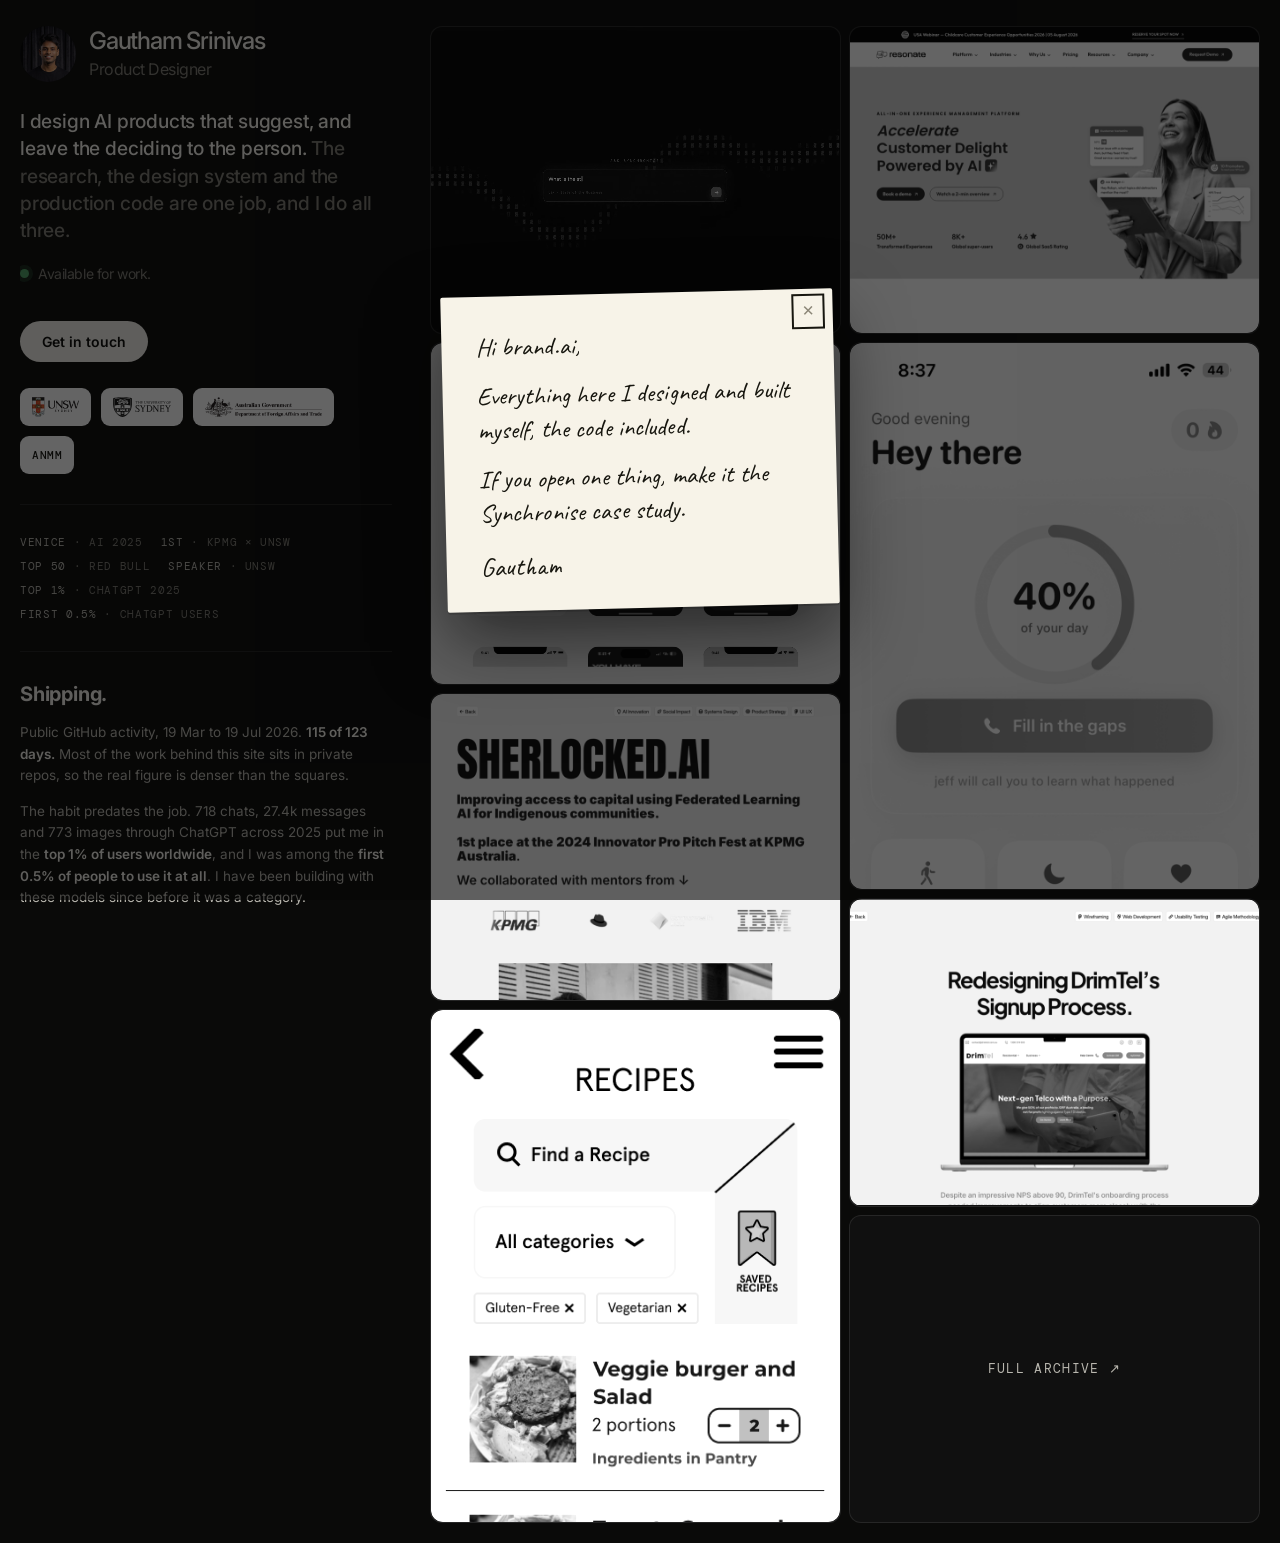
<file: index.html>
<!doctype html>
<html lang="en">
<head>
<meta charset="utf-8" />
<meta name="viewport" content="width=device-width, initial-scale=1" />
<title>Gautham Srinivas — Product Designer</title>
<meta name="description" content="Gautham Srinivas, product designer in Sydney. I design AI products that suggest and leave the deciding to the person, doing the research, the design system and the production code myself. Currently building Synchronise AI." />
<link rel="preconnect" href="https://fonts.googleapis.com" />
<link rel="preconnect" href="https://fonts.gstatic.com" crossorigin />
<link href="https://fonts.googleapis.com/css2?family=Inter:wght@400;500;600;700;800&family=DM+Mono:wght@400;500&family=Caveat:wght@500;600&display=swap" rel="stylesheet" />
<link rel="preconnect" href="https://api.fontshare.com" />
<link rel="stylesheet" href="https://api.fontshare.com/v2/css?f[]=switzer@400,500,600,700&display=swap" />
<style>
  :root {
    --bg:#0A0A09; --panel:#101010; --ink:#F3F1EA; --ink-2:#B9B7AF; --muted:#7E7C74;
    --line:rgba(255,255,255,0.09); --line-2:rgba(255,255,255,0.16); --accent:#4C9E63;
    --sans:"Switzer","Inter",system-ui,-apple-system,sans-serif; --mono:"DM Mono",ui-monospace,monospace;
  }
  * { box-sizing:border-box; }
  html { scroll-behavior:smooth; }
  body { margin:0; background:var(--bg); color:var(--ink); font-family:var(--sans); -webkit-font-smoothing:antialiased; }
  a { color:inherit; text-decoration:none; }
  img { display:block; max-width:100%; }
  .mono { font-family:var(--mono); text-transform:uppercase; letter-spacing:0.08em; }

  .shell { display:grid; grid-template-columns:minmax(0,428fr) minmax(0,940fr); gap:32px; max-width:1560px; margin:0 auto; padding:20px; }
  @media (max-width:900px){ .shell{ grid-template-columns:1fr; } }

  /* LEFT sticky content column */
  .col-left { position:sticky; top:0; align-self:start; height:100vh; overflow-y:auto; padding-right:6px; padding-bottom:30px; scrollbar-width:thin; }
  .col-left::-webkit-scrollbar{ width:6px; } .col-left::-webkit-scrollbar-thumb{ background:var(--line-2); border-radius:3px; }
  @media (max-width:900px){ .col-left{ position:static; height:auto; overflow:visible; } }

  .idrow { display:flex; align-items:center; gap:13px; padding-top:6px; }
  .idrow img { width:56px; height:56px; border-radius:999px; object-fit:cover; object-position:center 20%; }
  .idrow .nm { font-weight:500; font-size:24px; line-height:1.1; letter-spacing:-0.05em; }
  .idrow .role { font-size:16px; line-height:1.4; font-weight:400; letter-spacing:-0.03em; color:var(--muted); margin-top:3px; }

  .tagline { margin-top:26px; font-size:clamp(1.15rem,1.5vw,1.35rem); line-height:1.42; letter-spacing:-0.01em; font-weight:500; }
  .tagline .dim { color:var(--muted); }
  .avail { display:flex; align-items:center; gap:9px; font-size:14px; line-height:1.4; font-weight:400; letter-spacing:-0.03em; color:var(--muted); }
  .avail .d { width:9px; height:9px; border-radius:999px; background:var(--accent); box-shadow:0 0 0 4px rgba(76,158,99,.18); }
  .getbtn { display:inline-block; margin-top:18px; background:var(--ink); color:#0A0A09; font-weight:600; font-size:14px; padding:12px 22px; border-radius:999px; transition:transform .16s; }
  .getbtn:hover { transform:translateY(-2px); }
  .logos { display:flex; align-items:center; gap:10px; margin-top:26px; flex-wrap:wrap; }
  .logos .chip { background:#fff; border-radius:9px; height:38px; padding:0 12px; display:flex; align-items:center; }
  .logos .chip img { height:20px; width:auto; display:block; }
  .logos .chip.txt { font-family:var(--mono); font-size:11px; font-weight:500; letter-spacing:0.05em; text-transform:uppercase; color:#14140F; }

  .rule { border:none; border-top:1px solid var(--line); margin:30px 0; }
  .recog { display:flex; flex-wrap:wrap; gap:10px 18px; }
  .recog span { font-family:var(--mono); font-size:11px; letter-spacing:0.06em; text-transform:uppercase; color:var(--muted); }
  .recog span b { color:var(--ink-2); font-weight:400; }

  h2.sec { font-size:20px; font-weight:700; letter-spacing:-0.01em; margin:0 0 16px; }
  .about p { color:var(--ink-2); font-size:14.5px; line-height:1.6; margin:0 0 18px; max-width:46ch; }
  .stats { display:flex; flex-direction:column; gap:9px; }
  .stats .s { display:flex; align-items:baseline; gap:12px; font-size:14px; }
  .stats .s b { font-family:var(--mono); font-weight:500; color:var(--ink); min-width:52px; }
  .stats .s span { color:var(--muted); }
  .stats .s span::before { content:"·"; margin-right:11px; color:var(--muted); }

  .wid { display:flex; flex-direction:column; gap:20px; }
  .wid .grp .gh { font-weight:600; font-size:15px; margin-bottom:8px; }
  .wid .grp .gh small { font-family:var(--mono); font-size:11px; color:var(--muted); margin-left:8px; text-transform:uppercase; letter-spacing:0.06em; }
  .wid .grp ul { list-style:none; margin:0; padding:0; display:flex; flex-wrap:wrap; gap:6px 8px; }
  .wid .grp li { font-size:13px; color:var(--ink-2); }
  .wid .grp li::after { content:"·"; color:var(--muted); margin-left:8px; }
  .wid .grp li:last-child::after { content:""; }

  .stack .row { display:flex; align-items:center; gap:12px; padding:11px 0; border-top:1px solid var(--line); }
  .stack .row:first-child { border-top:none; }
  .stack .ic { width:30px; height:30px; border-radius:8px; display:grid; place-items:center; font-family:var(--mono); font-size:12px; font-weight:500; flex:0 0 auto; }
  .stack .lg { width:30px; height:30px; border-radius:7px; object-fit:contain; flex:0 0 auto; }
  .stack .row .t b { font-weight:600; font-size:14px; }
  .stack .row .t span { display:block; font-size:12px; color:var(--muted); margin-top:1px; }

  .exp .row { padding:16px 0; border-top:1px solid var(--line); }
  .exp .row:first-child { border-top:none; }
  .exp .row .h { font-size:18px; line-height:1.3; font-weight:500; letter-spacing:-0.03em; color:var(--ink); }
  .exp .row .h b { font-weight:600; font-size:15px; }
  .exp .row .h .meta { font-family:var(--mono); font-size:11px; color:var(--muted); text-transform:uppercase; letter-spacing:0.05em; }
  .exp .row p { color:var(--ink-2); font-size:13px; line-height:1.55; margin:7px 0 0; max-width:48ch; }

  .awards .a { display:flex; align-items:baseline; gap:10px; padding:10px 0; border-top:1px solid var(--line); font-size:14px; }
  .awards .a:first-child { border-top:none; }
  .awards .a b { font-weight:600; }
  .awards .a .m { font-family:var(--mono); font-size:11px; color:var(--muted); text-transform:uppercase; letter-spacing:0.05em; margin-left:auto; }

  .reach p { color:var(--ink-2); font-size:14px; margin:0 0 16px; }
  .reach a.big { display:block; font-size:15px; padding:4px 0; border-bottom:1px solid var(--line); }
  .reach a.big:hover { color:var(--accent); }
  .reach .social { margin-top:16px; display:flex; gap:18px; }
  .reach .social a { font-size:13px; color:var(--ink-2); text-decoration:underline; text-underline-offset:3px; }
  .foot { margin-top:28px; font-family:var(--mono); font-size:11px; color:var(--muted); text-transform:uppercase; letter-spacing:0.05em; }

  /* RIGHT bento gallery (masonry) */
  .col-right { display:grid; grid-template-columns:1fr 1fr; gap:8px; align-items:start; padding-top:6px; }
  .col-right .col { display:flex; flex-direction:column; gap:8px; min-width:0; }
  .col-right .col > * { display:block; }
  .proj { position:relative; border-radius:12px; overflow:hidden; background:var(--panel); border:1px solid var(--line); aspect-ratio:4/3; }
  .proj.sq { aspect-ratio:6/5; }
  .proj.tall { aspect-ratio:3/4; }
  .proj.port { aspect-ratio:4/5; }
  .proj img, .proj video, .proj .lot { border-radius:inherit; }
  .proj .lot { background:#efece4; }
  .proj img, .proj video, .proj .lot { width:100%; height:100%; object-fit:cover; object-position:top center; display:block; }
  .proj .lot, .proj img, .proj video { filter:grayscale(1) contrast(1.03); transition:filter .45s ease; }
  .proj:hover .lot, .proj:hover img, .proj:hover video,
  .proj:focus-visible .lot, .proj:focus-visible img, .proj:focus-visible video { filter:grayscale(0) contrast(1); }
  .proj .lot svg { display:block; }
  .proj .cap { opacity:0; transform:translateY(8px); transition:opacity .3s ease, transform .35s cubic-bezier(.2,.8,.2,1); position:absolute; left:0; right:0; bottom:0; display:flex; align-items:center; justify-content:space-between; padding:16px 18px; background:linear-gradient(180deg,transparent,rgba(6,6,5,.82)); }
  .proj .cap .n { font-weight:500; font-size:18px; letter-spacing:-0.03em; text-shadow:0 1px 6px rgba(0,0,0,.5); }
  .proj .cap .c { font-family:var(--mono); font-size:11px; text-transform:uppercase; letter-spacing:0.06em; color:#e6e4dc; text-shadow:0 1px 6px rgba(0,0,0,.5); }
  .proj .arw { position:absolute; top:16px; right:16px; width:34px; height:34px; border-radius:10px; background:rgba(10,10,9,.5); backdrop-filter:blur(4px); display:grid; place-items:center; opacity:0; transform:translateY(-4px); transition:opacity .2s,transform .2s; }
  .proj:hover .arw { opacity:1; transform:none; }
  .proj:hover .cap, .proj:focus-visible .cap { opacity:1; transform:none; }
  /* No hover on touch, and reduced-motion users should not have to chase it. */
  @media (hover:none) { .proj .cap { opacity:1; transform:none; } .proj .lot, .proj img, .proj video { filter:none; } }
  @media (prefers-reduced-motion:reduce) { .proj .cap { opacity:1; transform:none; } .proj img, .proj video { transition:none; } }
  @media (max-width:640px){ .col-right { grid-template-columns:1fr; } }
  /* ---------- the note ----------
     A handwritten card on landing. Torn-paper warmth against the dark ground,
     tilted slightly so it reads as something left on a desk rather than a modal.
     Dismissal is remembered, so it never greets the same person twice. */
  .note-wrap { position:fixed; inset:0; z-index:80; display:grid; place-items:center;
               background:rgba(6,6,5,0.62); opacity:0; pointer-events:none; transition:opacity .5s ease; }
  .note-wrap.on { opacity:1; pointer-events:auto; }
  .note { position:relative; width:min(90vw,392px); background:#F7F3E8; color:#17160F;
          padding:34px 34px 28px; border-radius:2px; transform:rotate(-1.4deg) translateY(10px);
          box-shadow:0 30px 70px rgba(0,0,0,.55), 0 2px 0 rgba(0,0,0,.15);
          transition:transform .5s cubic-bezier(.2,.8,.2,1); }
  .note-wrap.on .note { transform:rotate(-1.4deg) translateY(0); }
  .note p { font-family:"Caveat",cursive; font-size:25px; line-height:1.36; margin:0 0 15px; letter-spacing:0.005em; }
  .note p:last-of-type { margin-bottom:0; }
  .note .sign { display:block; margin-top:20px; font-family:"Caveat",cursive; font-size:26px; }
  .note .x { position:absolute; top:9px; right:12px; font-family:var(--mono); font-size:15px;
             color:#8B8677; background:none; border:0; cursor:pointer; line-height:1; padding:6px; }
  .note .x:hover { color:#17160F; }
  .note .x:focus-visible { outline:2px solid #17160F; outline-offset:2px; }
  @media (prefers-reduced-motion:reduce) {
    .note-wrap, .note { transition:none; }
    .note, .note-wrap.on .note { transform:rotate(-1.4deg); }
  }

  /* ---------- shipping grid ----------
     Real public GitHub activity, baked at build time. Levels are GitHub's own
     0-4 buckets; a blank day stays blank rather than being smoothed away. */
  .ship-l { color:var(--ink-2); font-size:13.5px; line-height:1.6; margin:0 0 14px; max-width:46ch; }
  .ship-l b { color:var(--ink); font-weight:600; }
  .gh-grid { display:grid; grid-template-rows:repeat(7,1fr); grid-auto-flow:column;
             grid-auto-columns:1fr; gap:3px; max-width:340px; }
  .gh-c { width:100%; aspect-ratio:1; border-radius:2px; background:#17170F; display:block; }
  .gh-p { background:transparent; }
  .gh-0 { background:rgba(255,255,255,0.055); }
  .gh-1 { background:rgba(76,158,99,0.38); }
  .gh-2 { background:rgba(76,158,99,0.60); }
  .gh-3 { background:rgba(76,158,99,0.82); }
  .gh-4 { background:#4C9E63; }
</style>
</head>
<body>
  <div class="shell">

    <!-- LEFT -->
    <div class="col-left">
      <div class="idrow">
        <img src="avatar.png" alt="Gautham Srinivas" />
        <div><div class="nm">Gautham Srinivas</div><div class="role">Product Designer</div></div>
      </div>

      <p class="tagline">I design AI products that suggest, and leave the deciding to the person. <span class="dim">The research, the design system and the production code are one job, and I do all three.</span></p>
      <div class="avail"><span class="d"></span>Available for work.</div><br>
      <a class="getbtn" href="mailto:gautham@synchronise.ai">Get in touch</a>
      <div class="logos" aria-label="Education and affiliations">
        <span class="chip"><img src="logos/unsw.png" alt="UNSW Sydney" /></span>
        <span class="chip"><img src="logos/usyd.svg" alt="University of Sydney" /></span>
        <span class="chip"><img src="logos/dfat.png" alt="DFAT Australia" /></span>
        <span class="chip txt">ANMM</span>
      </div>

      <hr class="rule" />
      <div class="recog">
        <span><b>Venice</b> &middot; AI 2025</span>
        <span><b>1st</b> &middot; KPMG &times; UNSW</span>
        <span><b>Top 50</b> &middot; Red Bull</span>
        <span><b>Speaker</b> &middot; UNSW</span>
        <span><b>Top 1%</b> &middot; ChatGPT 2025</span>
        <span><b>First 0.5%</b> &middot; ChatGPT users</span>
      </div>

      <hr class="rule" />
      <section class="ship">
        <h2 class="sec">Shipping.</h2>
        <p class="ship-l">Public GitHub activity, 19 Mar to 19 Jul 2026. <b>115 of 123 days.</b> Most of the work behind this site sits in private repos, so the real figure is denser than the squares.</p>
        <p class="ship-l">The habit predates the job. 718 chats, 27.4k messages and 773 images through ChatGPT across 2025 put me in the <b>top 1% of users worldwide</b>, and I was among the <b>first 0.5% of people to use it at all</b>. I have been building with these models since before it was a category.</p>
        <div class="gh-grid" role="img" aria-label="GitHub contribution grid: activity on 115 of the last 123 days"><i class="gh-c gh-p"></i><i class="gh-c gh-p"></i><i class="gh-c gh-p"></i><i class="gh-c gh-p"></i><i class="gh-c gh-1" title="19 Mar"></i><i class="gh-c gh-0" title="20 Mar"></i><i class="gh-c gh-1" title="21 Mar"></i><i class="gh-c gh-1" title="22 Mar"></i><i class="gh-c gh-1" title="23 Mar"></i><i class="gh-c gh-1" title="24 Mar"></i><i class="gh-c gh-1" title="25 Mar"></i><i class="gh-c gh-1" title="26 Mar"></i><i class="gh-c gh-1" title="27 Mar"></i><i class="gh-c gh-1" title="28 Mar"></i><i class="gh-c gh-0" title="29 Mar"></i><i class="gh-c gh-1" title="30 Mar"></i><i class="gh-c gh-0" title="31 Mar"></i><i class="gh-c gh-0" title="1 Apr"></i><i class="gh-c gh-1" title="2 Apr"></i><i class="gh-c gh-1" title="3 Apr"></i><i class="gh-c gh-1" title="4 Apr"></i><i class="gh-c gh-1" title="5 Apr"></i><i class="gh-c gh-1" title="6 Apr"></i><i class="gh-c gh-2" title="7 Apr"></i><i class="gh-c gh-1" title="8 Apr"></i><i class="gh-c gh-2" title="9 Apr"></i><i class="gh-c gh-0" title="10 Apr"></i><i class="gh-c gh-0" title="11 Apr"></i><i class="gh-c gh-0" title="12 Apr"></i><i class="gh-c gh-1" title="13 Apr"></i><i class="gh-c gh-2" title="14 Apr"></i><i class="gh-c gh-1" title="15 Apr"></i><i class="gh-c gh-1" title="16 Apr"></i><i class="gh-c gh-1" title="17 Apr"></i><i class="gh-c gh-1" title="18 Apr"></i><i class="gh-c gh-1" title="19 Apr"></i><i class="gh-c gh-1" title="20 Apr"></i><i class="gh-c gh-2" title="21 Apr"></i><i class="gh-c gh-1" title="22 Apr"></i><i class="gh-c gh-1" title="23 Apr"></i><i class="gh-c gh-2" title="24 Apr"></i><i class="gh-c gh-2" title="25 Apr"></i><i class="gh-c gh-2" title="26 Apr"></i><i class="gh-c gh-3" title="27 Apr"></i><i class="gh-c gh-1" title="28 Apr"></i><i class="gh-c gh-3" title="29 Apr"></i><i class="gh-c gh-3" title="30 Apr"></i><i class="gh-c gh-3" title="1 May"></i><i class="gh-c gh-2" title="2 May"></i><i class="gh-c gh-1" title="3 May"></i><i class="gh-c gh-1" title="4 May"></i><i class="gh-c gh-2" title="5 May"></i><i class="gh-c gh-1" title="6 May"></i><i class="gh-c gh-1" title="7 May"></i><i class="gh-c gh-2" title="8 May"></i><i class="gh-c gh-1" title="9 May"></i><i class="gh-c gh-1" title="10 May"></i><i class="gh-c gh-3" title="11 May"></i><i class="gh-c gh-4" title="12 May"></i><i class="gh-c gh-3" title="13 May"></i><i class="gh-c gh-2" title="14 May"></i><i class="gh-c gh-2" title="15 May"></i><i class="gh-c gh-1" title="16 May"></i><i class="gh-c gh-1" title="17 May"></i><i class="gh-c gh-3" title="18 May"></i><i class="gh-c gh-2" title="19 May"></i><i class="gh-c gh-3" title="20 May"></i><i class="gh-c gh-1" title="21 May"></i><i class="gh-c gh-1" title="22 May"></i><i class="gh-c gh-1" title="23 May"></i><i class="gh-c gh-2" title="24 May"></i><i class="gh-c gh-2" title="25 May"></i><i class="gh-c gh-2" title="26 May"></i><i class="gh-c gh-4" title="27 May"></i><i class="gh-c gh-4" title="28 May"></i><i class="gh-c gh-3" title="29 May"></i><i class="gh-c gh-1" title="30 May"></i><i class="gh-c gh-1" title="31 May"></i><i class="gh-c gh-2" title="1 Jun"></i><i class="gh-c gh-3" title="2 Jun"></i><i class="gh-c gh-2" title="3 Jun"></i><i class="gh-c gh-2" title="4 Jun"></i><i class="gh-c gh-2" title="5 Jun"></i><i class="gh-c gh-0" title="6 Jun"></i><i class="gh-c gh-2" title="7 Jun"></i><i class="gh-c gh-2" title="8 Jun"></i><i class="gh-c gh-1" title="9 Jun"></i><i class="gh-c gh-2" title="10 Jun"></i><i class="gh-c gh-2" title="11 Jun"></i><i class="gh-c gh-4" title="12 Jun"></i><i class="gh-c gh-1" title="13 Jun"></i><i class="gh-c gh-1" title="14 Jun"></i><i class="gh-c gh-2" title="15 Jun"></i><i class="gh-c gh-2" title="16 Jun"></i><i class="gh-c gh-2" title="17 Jun"></i><i class="gh-c gh-2" title="18 Jun"></i><i class="gh-c gh-2" title="19 Jun"></i><i class="gh-c gh-2" title="20 Jun"></i><i class="gh-c gh-1" title="21 Jun"></i><i class="gh-c gh-2" title="22 Jun"></i><i class="gh-c gh-2" title="23 Jun"></i><i class="gh-c gh-4" title="24 Jun"></i><i class="gh-c gh-2" title="25 Jun"></i><i class="gh-c gh-1" title="26 Jun"></i><i class="gh-c gh-2" title="27 Jun"></i><i class="gh-c gh-2" title="28 Jun"></i><i class="gh-c gh-2" title="29 Jun"></i><i class="gh-c gh-1" title="30 Jun"></i><i class="gh-c gh-3" title="1 Jul"></i><i class="gh-c gh-4" title="2 Jul"></i><i class="gh-c gh-2" title="3 Jul"></i><i class="gh-c gh-3" title="4 Jul"></i><i class="gh-c gh-3" title="5 Jul"></i><i class="gh-c gh-2" title="6 Jul"></i><i class="gh-c gh-1" title="7 Jul"></i><i class="gh-c gh-3" title="8 Jul"></i><i class="gh-c gh-2" title="9 Jul"></i><i class="gh-c gh-4" title="10 Jul"></i><i class="gh-c gh-4" title="11 Jul"></i><i class="gh-c gh-3" title="12 Jul"></i><i class="gh-c gh-4" title="13 Jul"></i><i class="gh-c gh-3" title="14 Jul"></i><i class="gh-c gh-2" title="15 Jul"></i><i class="gh-c gh-1" title="16 Jul"></i><i class="gh-c gh-2" title="17 Jul"></i><i class="gh-c gh-2" title="18 Jul"></i><i class="gh-c gh-1" title="19 Jul"></i></div>
      </section>
      <hr class="rule" />
      <section class="about">
        <h2 class="sec">About me.</h2>
        <p>I'm Gautham Srinivas, a product designer in Sydney. Six years designing, across a clothing brand turned agency, enterprise SaaS, and my own AI products.</p>
        <p>Most places put the creative people on one side and the technical people on the other. I have never worked that way. I came up through design computing, hold an AI imaging credit at Ethics &amp; Aesthetics of AI in Venice, and wrote the type system that stops my own agents from acting without a human saying yes. The same hands did the brand, the interface and the deploy.</p>
        <p>Two things I hold to. Software should make the person using it feel larger, not smaller, so nothing I build acts on someone's behalf without their say-so. And a claim should be traceable to a source, so my products cite what they read and say nothing when they cannot check it. I have cut my own features and pulled my own copy for failing that second test.</p>
      </section>

      <hr class="rule" />
      <section class="about">
        <h2 class="sec">On brand.</h2>
        <p>Brand is not decoration applied at the end. It is the soul of a company and the way the world sees it, and it is the first thing a person meets, long before the product, the price or the pitch. Perception is set there, and everything after that is either compounding it or fighting it.</p>
        <p>Which is why I am unreasonable about the details. The pillars are the same ones they have always been: purpose and positioning, voice and tone, visual identity in type, colour and mark, messaging, and the consistency that holds them together across every surface. A brand fails at the seams, in the one screen nobody proofread, in the email that went out in the wrong voice.</p>
        <p>Designing this for AI is a context problem, not a style problem. A model cannot be told to remember a guideline. It can only be handed the right context at the moment it generates.</p>
        <p>So the real object is not a document. It is the context every agent in the company reaches for before anything reaches a customer: one authoritative account of the brand, its voice, its palette, its positioning, its history, retrieved at the moment of generation and cited in what comes out. The campaign, the support reply, the product screen and the sales email all resolve to that same source, or the brand quietly drifts further apart with every generation. Get it right and on-brand is the default rather than something a person catches later. Get it wrong and you have built a very fast way to go off-brand at scale.</p>
        <p>And the format is the least of it. Markdown, YAML and knowledge graphs are the tip of the iceberg. The engineering is in what gets retrieved and what is deliberately withheld, how far it is compacted before it is handed over, the order it arrives in, what can be cached against what has to be fresh, and how you prove the context changed the output rather than assuming it did. That is most of what I actually do.</p>
        <p>This is the part I think is underrated. When every company runs on agents and anyone can ship software in an afternoon, the software stops being the differentiator. What is left is the thing that cannot be one-shot: a company's taste, its point of view, the accumulated judgment about how it speaks and what it will not do. That context is the operating system for a business, and the last durable moat. It is what keeps a company recognisably itself, and recognisably human, in a sea of competent, directionless output that all looks the same.</p>
        <div class="stats">
          <div class="s"><b>6+</b><span>Years designing</span></div>
          <div class="s"><b>100+</b><span>User interviews &amp; cold calls</span></div>
          <div class="s"><b>15+</b><span>Projects shipped</span></div>
          <div class="s"><b>M.Des</b><span>UNSW &middot; Distinction</span></div>
        </div>
      </section>

      <hr class="rule" />
      <section class="wid">
        <h2 class="sec">What I do.</h2>
        <div class="grp"><div class="gh">Product design <small>01</small></div><ul><li>End-to-end flows</li><li>Wireframes</li><li>Prototypes</li><li>High-fidelity UI</li></ul></div>
        <div class="grp"><div class="gh">AI-native patterns <small>02</small></div><ul><li>Read / edit / approve</li><li>Generation feedback</li><li>Risk &amp; trust states</li><li>Prompts</li></ul></div>
        <div class="grp"><div class="gh">Systems &amp; brand <small>03</small></div><ul><li>Design systems</li><li>Per-workspace theming</li><li>Tokens</li><li>Front-end</li></ul></div>
        <div class="grp"><div class="gh">Research <small>04</small></div><ul><li>Interviews</li><li>Usability testing</li><li>Journey mapping</li><li>Synthesis</li></ul></div>
      </section>

      <hr class="rule" />
      <section class="stack">
        <h2 class="sec">Stack.</h2>
        <div class="row"><img class="lg" src="logos/stack/markdown.svg" alt="" /><div class="t"><b>DESIGN.md</b><span>Design system as code</span></div></div>
        <div class="row"><img class="lg" src="logos/stack/fav-higgsfield.png" alt="" /><div class="t"><b>Higgsfield AI</b><span>Image &amp; video generation</span></div></div>
        <div class="row"><img class="lg" src="logos/stack/fav-claude.png" alt="" /><div class="t"><b>Claude Code</b><span>AI pair-building</span></div></div>
        <div class="row"><img class="lg" src="logos/stack/fav-codex.png" alt="" /><div class="t"><b>Codex</b><span>AI coding agent</span></div></div>
        <div class="row"><img class="lg" src="logos/stack/fav-framer.png" alt="" /><div class="t"><b>Framer</b><span>Web design</span></div></div>
        <div class="row"><img class="lg" src="logos/stack/fav-paper.png" alt="" /><div class="t"><b>Paper</b><span>Prototyping</span></div></div>
        <div class="row"><img class="lg" src="logos/stack/fav-adobe.png" alt="" /><div class="t"><b>Adobe CC</b><span>Visual craft</span></div></div>
      </section>

      <hr class="rule" />
      <section class="exp">
        <h2 class="sec">Experience.</h2>
        <div class="row"><div class="h"><b>Founder &amp; Designer</b><span class="meta">Synchronise AI &middot; 2026&ndash;now</span></div><p>An approval-first AI employee for small businesses. Research, design system, AI-native patterns, and production code, end to end, dogfooded live.</p></div>
        <div class="row"><div class="h"><b>Product Designer</b><span class="meta">Resonate CX &middot; 2025&ndash;26</span></div><p>Global CX SaaS scale-up. Worked across Robyn AI and Frontline Queues (10k+ users); shipped newsletters that lifted open rates 30%. Features approved to production.</p></div>
        <div class="row"><div class="h"><b>CDP Consultant</b><span class="meta">Voqo AI &middot; 2025</span></div><p>Redesigned onboarding for a funded AI startup building real-estate voice agents (2,000+ MAU). Fixed critical UX friction with devs and PMs.</p></div>
        <div class="row"><div class="h"><b>UX Design Intern</b><span class="meta">ANMM &middot; 2025</span></div><p>Outdoor play experience for a museum with 1M+ annual visitors. Co-design workshops and First Nations storytelling. Part of my Master's.</p></div>
        <div class="row"><div class="h"><b>Founder &amp; Freelance</b><span class="meta">Hamletpeople &middot; 2019&ndash;25</span></div><p>My clothing brand from high school, turned design agency. Sites, Shopify stores, and brand systems across ecommerce, music, and construction.</p></div>
      </section>

      <hr class="rule" />
      <section class="awards">
        <h2 class="sec">Recognition.</h2>
        <div class="a"><b>Ethics &amp; Aesthetics of AI</b><span class="m">Venice &middot; 2025</span></div>
        <div class="a"><b>Employability Summit speaker</b><span class="m">UNSW &middot; 2025</span></div>
        <div class="a"><b>Top 50 / 110k startups</b><span class="m">Red Bull &middot; 2024</span></div>
        <div class="a"><b>1st &middot; Innovator Pro</b><span class="m">KPMG &times; UNSW &middot; 2024</span></div>
        <div class="a"><b>1st &middot; YLX Nationals</b><span class="m">AIESEC &middot; 2021</span></div>
      </section>

      <hr class="rule" />
      <section class="reach">
        <h2 class="sec">Reach out.</h2>
        <p>Let's work together to build something people trust.</p>
        <a class="big" href="mailto:gautham@synchronise.ai">gautham@synchronise.ai</a>
        <div class="social">
          <a href="https://linkedin.com/in/gautham-srinivas" target="_blank" rel="noopener">LinkedIn</a>
          <a href="https://www.gautham.live" target="_blank" rel="noopener">gautham.live</a>
          <a href="https://synchronise.ai" target="_blank" rel="noopener">synchronise.ai</a>
          <a href="map/">Map</a>
        </div>
        <div class="foot">&copy; 2026 Gautham Srinivas &middot; Sydney</div>
      </section>
    </div>

    <!-- RIGHT gallery -->
    <div class="col-right">
      <div class="col">
      <a class="proj" href="synchronise.html">
        <!-- The product's own hero demo, the same clip the Synchronise auth
             screen runs. A still of the queue undersells a product whose whole
             point is watching work get proposed and approved. -->
        <video autoplay muted loop playsinline preload="metadata" poster="hero-demo-poster-v2.jpg" aria-label="Synchronise AI">
          <source src="hero-demo-v2.webm" type="video/webm" />
          <source src="hero-demo-v2.mp4" type="video/mp4" />
        </video>
        <span class="arw">&#8599;</span>
        <span class="cap"><span class="n">Synchronise AI</span><span class="c">Case study &middot; AI Product</span></span>
      </a>
      <a class="proj sq" href="https://gauth.framer.ai/cuplink" target="_blank" rel="noopener">
        <div class="lot" data-src="anim-cuplink.json"></div>
        <span class="arw">&#8599;</span>
        <span class="cap"><span class="n">CupLink</span><span class="c">AI + Hardware &middot; Red Bull Top 50</span></span>
      </a>
      <a class="proj" href="https://gauth.framer.ai/sherlocked" target="_blank" rel="noopener">
        <img src="proj-sherlocked.png" alt="Sherlocked.ai" />
        <span class="arw">&#8599;</span>
        <span class="cap"><span class="n">Sherlocked.ai</span><span class="c">Fintech &middot; Co-founder</span></span>
      </a>
      <a class="proj port" href="https://gauth.framer.ai" target="_blank" rel="noopener">
        <img src="proj-foodpile.png" alt="Foodpile" />
        <span class="arw">&#8599;</span>
        <span class="cap"><span class="n">Foodpile</span><span class="c">AI meal planner &middot; iOS</span></span>
      </a>
      </div>
      <div class="col">
      <a class="proj" href="https://www.resonate.cx" target="_blank" rel="noopener">
        <img src="proj-resonate.png" alt="Resonate CX" />
        <span class="arw">&#8599;</span>
        <span class="cap"><span class="n">Resonate CX</span><span class="c">Product Designer &middot; Robyn AI, Frontline Queues</span></span>
      </a>
      <a class="proj tall" href="https://gauth.framer.ai" target="_blank" rel="noopener">
        <img src="proj-theo.png" alt="Theo" />
        <span class="arw">&#8599;</span>
        <span class="cap"><span class="n">Theo</span><span class="c">AI accountability &middot; 100+ waitlist</span></span>
      </a>
      <a class="proj" href="https://gauth.framer.ai/drimtel" target="_blank" rel="noopener">
        <video src="proj-drimtel.mp4" autoplay muted loop playsinline poster="proj-drimtel.png"></video>
        <span class="arw">&#8599;</span>
        <span class="cap"><span class="n">DrimTel</span><span class="c">Telecom &middot; UX</span></span>
      </a>
      <a class="proj" href="https://gauth.framer.ai" target="_blank" rel="noopener" style="display:grid;place-items:center;min-height:160px;">
        <span style="font-family:var(--mono);font-size:13px;text-transform:uppercase;letter-spacing:0.1em;color:var(--ink-2)">Full archive &#8599;</span>
      </a>
      </div>
    </div>

  </div>
  <div class="note-wrap" id="note" role="dialog" aria-modal="true" aria-label="A note for brand.ai" hidden>
    <div class="note">
      <button class="x" id="noteX" aria-label="Close">&#10005;</button>
      <p>Hi brand.ai,</p>
      <p>Everything here I designed and built myself, the code included.</p>
      <p>If you open one thing, make it the Synchronise case study.</p>
      <span class="sign">Gautham</span>
    </div>
  </div>

  <script>
    // Shown once per visitor. To target only the link you send them, change the
    // OPEN condition to: /[?&]for=brand-ai/.test(location.search)
    (function () {
      var w = document.getElementById('note'), x = document.getElementById('noteX');
      if (!w || !x) return;
      var KEY = 'note-brandai-dismissed';
      try { if (localStorage.getItem(KEY)) return; } catch (e) {}

      w.hidden = false;
      var t = setTimeout(function () { w.classList.add('on'); x.focus(); }, 700);

      function close() {
        clearTimeout(t);
        w.classList.remove('on');
        try { localStorage.setItem(KEY, '1'); } catch (e) {}
        setTimeout(function () { w.hidden = true; }, 500);
      }
      x.addEventListener('click', close);
      w.addEventListener('click', function (e) { if (e.target === w) close(); });
      document.addEventListener('keydown', function (e) { if (e.key === 'Escape' && !w.hidden) close(); });
    })();
  </script>

  <script src="lottie.min.js"></script>
  <script>
    (function(){ if(!window.lottie) return;
      document.querySelectorAll('.lot').forEach(function(el){
        try { lottie.loadAnimation({ container:el, renderer:'svg', loop:true, autoplay:true, path:el.dataset.src }); } catch(e){}
      });
    })();
  </script>
</body>
</html>
</file>
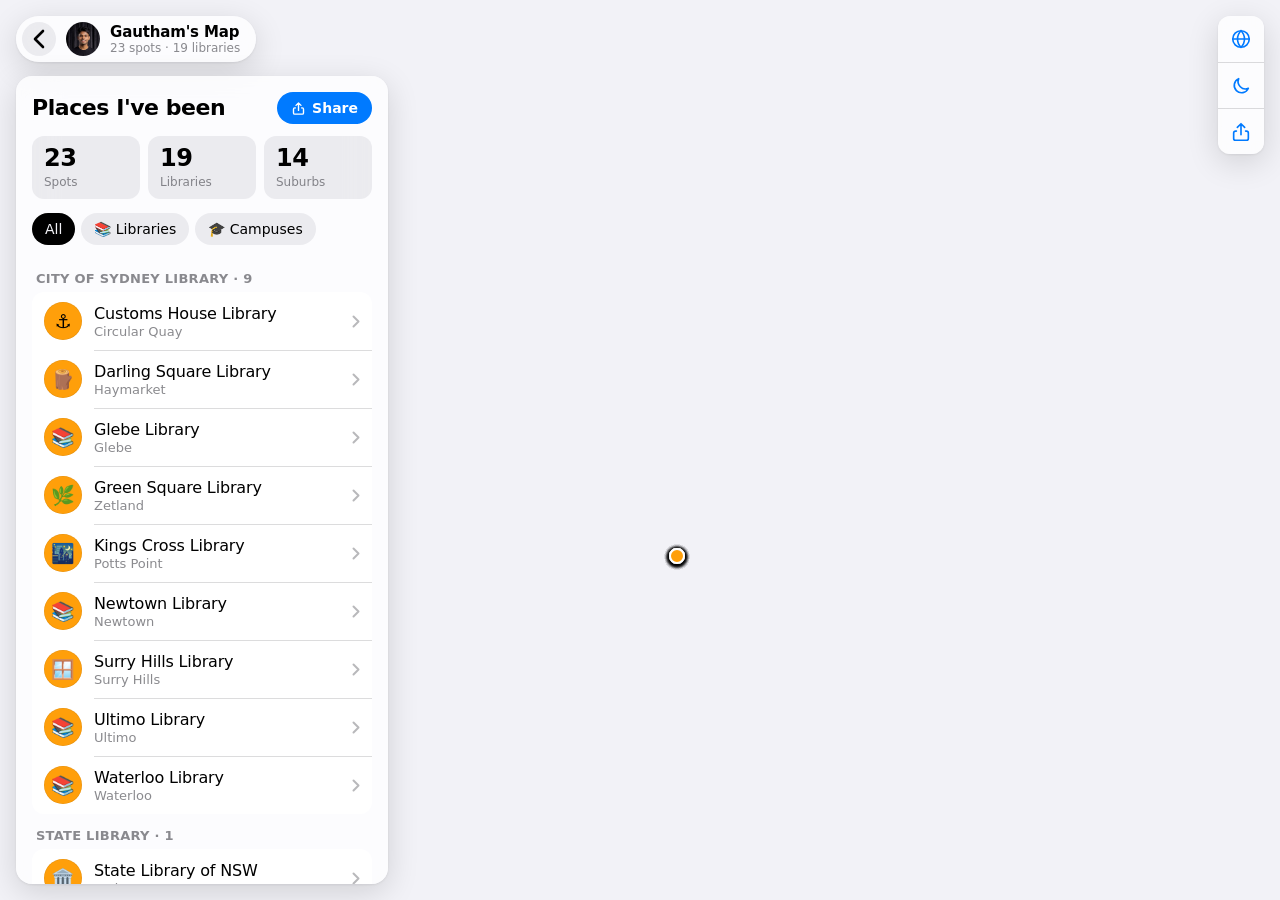
<file: map/index.html>
<!doctype html>
<html lang="en">
<head>
<meta charset="utf-8" />
<script>/* Relative paths below need the trailing slash: /map -> /map/ */ if (!/\/$|\.html$/.test(location.pathname)) location.replace(location.pathname + "/" + location.search + location.hash);</script>
<meta name="viewport" content="width=device-width, initial-scale=1, viewport-fit=cover" />
<title>Gautham's Map — places I've been</title>
<meta name="description" content="A map diary of the coolest spots Gautham Srinivas has been to. Tap a pin, steal a recommendation." />
<meta name="theme-color" content="#f2f2f7" media="(prefers-color-scheme: light)" />
<meta name="theme-color" content="#000000" media="(prefers-color-scheme: dark)" />
<meta name="apple-mobile-web-app-capable" content="yes" />
<meta name="mobile-web-app-capable" content="yes" />
<meta name="apple-mobile-web-app-status-bar-style" content="black-translucent" />
<meta name="apple-mobile-web-app-title" content="Gautham's Map" />
<link rel="apple-touch-icon" href="../avatar.png" />

<meta property="og:type" content="website" />
<meta property="og:url" content="https://www.gautham.live/map" />
<meta property="og:title" content="Gautham's Map — places I've been" />
<meta property="og:description" content="The coolest spots I've been to, pinned. Tap one, go there." />
<meta property="og:image" content="https://www.gautham.live/map/og.png" />
<meta property="og:image:width" content="1200" />
<meta property="og:image:height" content="630" />
<meta name="twitter:card" content="summary_large_image" />
<meta name="twitter:title" content="Gautham's Map — places I've been" />
<meta name="twitter:description" content="The coolest spots I've been to, pinned. Tap one, go there." />
<meta name="twitter:image" content="https://www.gautham.live/map/og.png" />

<link rel="stylesheet" href="vendor/maplibre-gl.css" />
<style>
  :root {
    --sys:-apple-system,BlinkMacSystemFont,"SF Pro Text","Switzer","Inter",system-ui,sans-serif;
    --round:ui-rounded,-apple-system,"SF Pro Rounded",system-ui,sans-serif;
    --blue:#007AFF;
    --bg:#f2f2f7; --glass:rgba(255,255,255,.74); --glass-solid:#fff; --ink:#000; --ink-2:rgba(60,60,67,.6);
    --sep:rgba(60,60,67,.18); --fill:rgba(118,118,128,.12); --fill-2:rgba(118,118,128,.2);
    --shadow:0 8px 32px rgba(0,0,0,.14), 0 1px 3px rgba(0,0,0,.08);
    --safe-t:env(safe-area-inset-top,0px); --safe-b:env(safe-area-inset-bottom,0px);
    --peek:calc(176px + var(--safe-b));
  }
  :root[data-theme="dark"] {
    --blue:#0A84FF;
    --bg:#000; --glass:rgba(30,30,32,.74); --glass-solid:#1c1c1e; --ink:#fff; --ink-2:rgba(235,235,245,.6);
    --sep:rgba(84,84,88,.6); --fill:rgba(118,118,128,.24); --fill-2:rgba(118,118,128,.32);
    --shadow:0 8px 32px rgba(0,0,0,.5), 0 1px 3px rgba(0,0,0,.4);
  }
  * { box-sizing:border-box; -webkit-tap-highlight-color:transparent; }
  html,body { margin:0; height:100%; overflow:hidden; background:var(--bg); color:var(--ink); font-family:var(--sys); -webkit-font-smoothing:antialiased; }
  a { color:inherit; text-decoration:none; }
  button { font:inherit; color:inherit; background:none; border:0; padding:0; cursor:pointer; }
  .glass { background:var(--glass); -webkit-backdrop-filter:saturate(180%) blur(22px); backdrop-filter:saturate(180%) blur(22px); box-shadow:var(--shadow); }
  .sr { position:absolute; width:1px; height:1px; overflow:hidden; clip:rect(0 0 0 0); }

  #map { position:fixed; inset:0; }

  /* ---------- top bar ---------- */
  .top { position:fixed; z-index:5; top:calc(12px + var(--safe-t)); left:12px; display:flex; align-items:center; gap:10px; padding:6px 16px 6px 6px; border-radius:999px; max-width:calc(100vw - 84px); }
  .top .back { width:34px; height:34px; border-radius:999px; display:grid; place-items:center; background:var(--fill); flex:none; }
  .top img { width:34px; height:34px; border-radius:999px; object-fit:cover; object-position:center 20%; flex:none; }
  .top .t { min-width:0; }
  .top .t b { display:block; font-size:15px; font-weight:600; letter-spacing:-.01em; white-space:nowrap; }
  .top .t span { display:block; font-size:12px; color:var(--ink-2); white-space:nowrap; }

  /* ---------- floating controls (top right, Apple Maps style) ---------- */
  .ctrls { position:fixed; z-index:5; top:calc(12px + var(--safe-t)); right:12px; display:flex; flex-direction:column; border-radius:12px; overflow:hidden; }
  .ctrls button { width:46px; height:46px; display:grid; place-items:center; color:var(--blue); }
  .ctrls button + button { border-top:.5px solid var(--sep); }
  .ctrls button:active { background:var(--fill); }
  .ctrls svg { width:22px; height:22px; }

  /* ---------- bottom sheet ---------- */
  .sheet { position:fixed; z-index:6; left:0; right:0; bottom:0; height:calc(92dvh - var(--safe-t)); border-radius:14px 14px 0 0; display:flex; flex-direction:column; transform:translateY(calc(100% - var(--peek))); transition:transform .42s cubic-bezier(.2,.9,.25,1); will-change:transform; touch-action:none; }
  .sheet.dragging { transition:none; }
  .handle { padding:6px 16px 0; flex:none; cursor:grab; }
  .grab { width:36px; height:5px; border-radius:3px; background:var(--fill-2); margin:0 auto 10px; }
  .body { flex:1; overflow-y:hidden; overscroll-behavior:contain; padding:0 16px calc(24px + var(--safe-b)); touch-action:none; }
  .sheet.full .body { overflow-y:auto; touch-action:pan-y; -webkit-overflow-scrolling:touch; }
  .body::-webkit-scrollbar { display:none; }

  .h1 { display:flex; align-items:center; justify-content:space-between; gap:12px; }
  .h1 h1 { font-size:22px; line-height:1.15; font-weight:700; letter-spacing:-.02em; margin:0; }
  .pill { display:inline-flex; align-items:center; gap:6px; height:32px; padding:0 14px; border-radius:999px; background:var(--blue); color:#fff; font-size:14px; font-weight:600; flex:none; }
  .pill svg { width:15px; height:15px; }
  .pill:active { opacity:.75; }

  .stats { display:grid; grid-template-columns:repeat(3,1fr); gap:8px; margin:12px 0 14px; }
  .stat { background:var(--fill); border-radius:12px; padding:9px 12px; }
  .stat b { display:block; font-family:var(--round); font-size:24px; font-weight:700; letter-spacing:-.02em; line-height:1.1; font-variant-numeric:tabular-nums; }
  .stat span { font-size:12px; color:var(--ink-2); }

  .chips { display:flex; gap:6px; overflow-x:auto; margin:0 -16px; padding:0 16px 12px; scrollbar-width:none; }
  .chips::-webkit-scrollbar { display:none; }
  .chip { flex:none; height:32px; padding:0 13px; border-radius:999px; background:var(--fill); font-size:14px; font-weight:500; display:inline-flex; align-items:center; gap:6px; }
  .chip[aria-pressed="true"] { background:var(--ink); color:var(--bg); }

  .group { margin-top:14px; }
  .group h2 { font-size:13px; font-weight:600; color:var(--ink-2); text-transform:uppercase; letter-spacing:.02em; margin:0 0 6px 4px; }
  .list { background:var(--glass-solid); border-radius:12px; overflow:hidden; }
  :root[data-theme="dark"] .list { background:rgba(255,255,255,.06); }
  .item { display:flex; align-items:center; gap:12px; width:100%; text-align:left; padding:10px 12px; position:relative; }
  .item + .item::before { content:""; position:absolute; top:0; left:62px; right:0; border-top:.5px solid var(--sep); }
  .item:active { background:var(--fill); }
  .dot { width:38px; height:38px; border-radius:999px; display:grid; place-items:center; font-size:19px; flex:none; background:var(--c); box-shadow:inset 0 0 0 .5px rgba(0,0,0,.1); }
  .item .tx { flex:1; min-width:0; }
  .item .tx b { display:block; font-size:16px; font-weight:500; letter-spacing:-.01em; white-space:nowrap; overflow:hidden; text-overflow:ellipsis; }
  .item .tx span { display:block; font-size:13px; color:var(--ink-2); margin-top:1px; white-space:nowrap; overflow:hidden; text-overflow:ellipsis; }
  .item .chev { color:var(--ink-2); opacity:.6; flex:none; }

  .foot { margin:22px 4px 0; font-size:12px; color:var(--ink-2); line-height:1.5; }
  .foot a { color:var(--blue); }

  /* ---------- place detail (lives in the sheet) ---------- */
  .detail[hidden], .browse[hidden] { display:none; }
  .dhead { display:flex; align-items:flex-start; gap:12px; }
  .dhead .dot { width:52px; height:52px; font-size:26px; }
  .dhead .tx { flex:1; min-width:0; }
  .dhead h1 { font-size:24px; line-height:1.15; font-weight:700; letter-spacing:-.02em; margin:2px 0 3px; }
  .dhead p { margin:0; font-size:14px; color:var(--ink-2); }
  .close { width:30px; height:30px; border-radius:999px; background:var(--fill); display:grid; place-items:center; color:var(--ink-2); flex:none; }
  .acts { display:grid; grid-template-columns:repeat(3,1fr); gap:8px; margin:16px 0; }
  .act { background:var(--fill); border-radius:12px; padding:10px 6px 8px; display:flex; flex-direction:column; align-items:center; gap:4px; color:var(--blue); font-size:12px; font-weight:500; }
  .act.primary { background:var(--blue); color:#fff; }
  .act svg { width:22px; height:22px; }
  .act:active { opacity:.7; }
  .note { background:var(--glass-solid); border-radius:12px; padding:14px; font-size:16px; line-height:1.45; margin:0; }
  :root[data-theme="dark"] .note { background:rgba(255,255,255,.06); }
  .note small { display:block; font-size:12px; color:var(--ink-2); margin-bottom:6px; text-transform:uppercase; letter-spacing:.02em; font-weight:600; }
  .nearby { margin-top:16px; }

  /* ---------- pins ---------- */
  .pin { width:40px; height:40px; cursor:pointer; }
  .pin i { position:absolute; left:2px; top:2px; width:36px; height:36px; border-radius:999px; background:var(--c); border:2.5px solid #fff; display:grid; place-items:center; font-style:normal; font-size:18px; box-shadow:0 3px 10px rgba(0,0,0,.3); transition:transform .25s cubic-bezier(.3,1.6,.5,1); transform-origin:50% 100%; }
  .pin:hover i { transform:scale(1.1); }
  .pin.on { z-index:3; }
  .pin.on i { transform:scale(1.35) translateY(-8px); }
  .pin.on i::after { content:""; position:absolute; left:50%; bottom:-8px; margin-left:-5px; border:5px solid transparent; border-top-color:#fff; border-bottom:0; }
  .pin.off { opacity:.25; pointer-events:none; }
  /* Zoomed out, pins shrink to dots so clusters (a campus, the CBD) stay readable. */
  #map.far .pin:not(.on) i { left:12px; top:20px; width:16px; height:16px; border-width:2px; font-size:0; box-shadow:0 1px 4px rgba(0,0,0,.35); }
  #map.far .pin:not(.on) { width:40px; height:40px; }
  .pin.pop i { animation:drop .55s cubic-bezier(.3,1.5,.5,1) both; animation-delay:var(--d,0s); }
  @keyframes drop { from { transform:translateY(-40px) scale(.4); opacity:0; } to { transform:none; opacity:1; } }

  /* ---------- poster preview ---------- */
  .modal { position:fixed; inset:0; z-index:20; background:rgba(0,0,0,.55); display:grid; place-items:center; padding:calc(20px + var(--safe-t)) 20px calc(20px + var(--safe-b)); }
  .modal[hidden] { display:none; }
  .mcard { width:min(400px,100%); max-height:100%; display:flex; flex-direction:column; gap:12px; border-radius:20px; padding:14px; background:var(--glass-solid); }
  .mcard .img { flex:1; min-height:0; display:grid; place-items:center; }
  .mcard img { max-width:100%; max-height:calc(100dvh - 190px); border-radius:12px; display:block; }
  .mcard p { margin:0; text-align:center; font-size:13px; color:var(--ink-2); }
  .mrow { display:flex; gap:8px; }
  .mrow button, .mrow a { flex:1; height:46px; border-radius:12px; display:grid; place-items:center; font-weight:600; font-size:16px; background:var(--fill); color:var(--blue); }
  .mrow .primary { background:var(--blue); color:#fff; }
  .spinner { width:28px; height:28px; border-radius:999px; border:3px solid var(--fill-2); border-top-color:var(--blue); animation:spin .8s linear infinite; margin:60px auto; }
  @keyframes spin { to { transform:rotate(360deg); } }

  .toast { position:fixed; z-index:30; left:50%; top:calc(70px + var(--safe-t)); transform:translate(-50%,-20px); opacity:0; padding:10px 18px; border-radius:999px; font-size:14px; font-weight:600; transition:.3s; pointer-events:none; }
  .toast.show { opacity:1; transform:translate(-50%,0); }

  .maplibregl-ctrl-bottom-right { bottom:calc(var(--peek) + 4px); transition:bottom .3s; }
  .maplibregl-ctrl-attrib { font-size:10px; }

  /* ---------- desktop: the sheet becomes a floating sidebar, like Maps on Mac ---------- */
  @media (min-width:800px) {
    .top { left:16px; top:16px; }
    .ctrls { right:16px; top:16px; }
    .sheet { left:16px; right:auto; top:76px; bottom:16px; width:372px; height:auto; border-radius:16px; transform:none !important; transition:none; touch-action:auto; }
    .handle { padding-top:16px; cursor:default; }
    .body { overflow-y:auto; touch-action:auto; }
    .grab { display:none; }
    .maplibregl-ctrl-bottom-right { bottom:0; }
  }
  @media (prefers-reduced-motion:reduce) {
    .sheet, .pin i, .toast { transition:none; }
    .pin.pop i { animation:none; }
  }
</style>
</head>
<body>
  <div id="map" role="application" aria-label="Map of places Gautham has been"></div>

  <header class="top glass">
    <a class="back" href="../" aria-label="Back to portfolio">
      <svg width="12" height="20" viewBox="0 0 12 20" fill="none" stroke="currentColor" stroke-width="2.6" stroke-linecap="round" stroke-linejoin="round"><path d="M10 2 2 10l8 8"/></svg>
    </a>
    <img src="../avatar.png" alt="" />
    <div class="t"><b>Gautham's Map</b><span id="subtitle">Places I've been</span></div>
  </header>

  <div class="ctrls glass" role="toolbar" aria-label="Map controls">
    <button id="btn-fit" aria-label="Show all places" title="Show all places">
      <svg viewBox="0 0 24 24" fill="none" stroke="currentColor" stroke-width="1.8"><circle cx="12" cy="12" r="9"/><path d="M3 12h18M12 3c2.6 2.6 3.8 5.6 3.8 9s-1.2 6.4-3.8 9c-2.6-2.6-3.8-5.6-3.8-9S9.4 5.6 12 3Z"/></svg>
    </button>
    <button id="btn-theme" aria-label="Toggle dark map" title="Toggle dark map">
      <svg viewBox="0 0 24 24" fill="none" stroke="currentColor" stroke-width="1.8" stroke-linejoin="round"><path d="M20 14.5A8 8 0 0 1 9.5 4a8 8 0 1 0 10.5 10.5Z"/></svg>
    </button>
    <button id="btn-share" aria-label="Share my map" title="Share my map">
      <svg viewBox="0 0 24 24" fill="none" stroke="currentColor" stroke-width="1.8" stroke-linecap="round" stroke-linejoin="round"><path d="M12 15V3M8 7l4-4 4 4M7 11H6a2 2 0 0 0-2 2v6a2 2 0 0 0 2 2h12a2 2 0 0 0 2-2v-6a2 2 0 0 0-2-2h-1"/></svg>
    </button>
  </div>

  <section class="sheet glass" id="sheet" aria-label="Places">
    <div class="handle" id="handle"><div class="grab"></div></div>
    <div class="body" id="body">

      <div class="browse" id="browse">
        <div class="h1">
          <h1 id="title">Places I've been</h1>
          <button class="pill" id="btn-share-2">
            <svg viewBox="0 0 24 24" fill="none" stroke="currentColor" stroke-width="2.2" stroke-linecap="round" stroke-linejoin="round"><path d="M12 15V3M8 7l4-4 4 4M7 11H6a2 2 0 0 0-2 2v6a2 2 0 0 0 2 2h12a2 2 0 0 0 2-2v-6a2 2 0 0 0-2-2h-1"/></svg>
            Share
          </button>
        </div>
        <div class="stats">
          <div class="stat"><b id="n-1">0</b><span id="l-1">Spots</span></div>
          <div class="stat"><b id="n-2">0</b><span id="l-2">Libraries</span></div>
          <div class="stat"><b id="n-3">0</b><span id="l-3">Suburbs</span></div>
        </div>
        <div class="chips" id="chips" role="group" aria-label="Filter by kind"></div>
        <div id="groups"></div>
        <p class="foot">A map diary by <a href="../">Gautham Srinivas</a>. <span id="tagline"></span> Tap a pin to get there.</p>
      </div>

      <article class="detail" id="detail" hidden>
        <div class="dhead">
          <span class="dot" id="d-dot"></span>
          <div class="tx"><h1 id="d-name"></h1><p id="d-meta"></p></div>
          <button class="close" id="d-close" aria-label="Close">
            <svg width="11" height="11" viewBox="0 0 12 12" stroke="currentColor" stroke-width="2.4" stroke-linecap="round"><path d="M1 1l10 10M11 1 1 11"/></svg>
          </button>
        </div>
        <div class="acts">
          <a class="act primary" id="d-go" target="_blank" rel="noopener">
            <svg viewBox="0 0 24 24" fill="currentColor"><path d="M21.7 2.3a1 1 0 0 0-1.1-.2l-18 8a1 1 0 0 0 .1 1.9l7.4 2 2 7.4a1 1 0 0 0 1.9.1l8-18a1 1 0 0 0-.3-1.2Z"/></svg>
            Directions
          </a>
          <button class="act" id="d-share">
            <svg viewBox="0 0 24 24" fill="none" stroke="currentColor" stroke-width="1.9" stroke-linecap="round" stroke-linejoin="round"><path d="M12 15V3M8 7l4-4 4 4M7 11H6a2 2 0 0 0-2 2v6a2 2 0 0 0 2 2h12a2 2 0 0 0 2-2v-6a2 2 0 0 0-2-2h-1"/></svg>
            Share
          </button>
          <button class="act" id="d-card">
            <svg viewBox="0 0 24 24" fill="none" stroke="currentColor" stroke-width="1.9" stroke-linejoin="round"><rect x="5" y="2.5" width="14" height="19" rx="3"/><path d="m8 16 3-3 2 2 3-3"/></svg>
            Story card
          </button>
        </div>
        <p class="note" id="d-note"></p>
        <div class="nearby" id="d-nearby"></div>
      </article>

    </div>
  </section>

  <div class="modal" id="modal" hidden role="dialog" aria-modal="true" aria-label="Share card">
    <div class="mcard">
      <div class="img" id="m-img"><div class="spinner"></div></div>
      <p id="m-hint">Made for stories. Share it, or save it to Photos.</p>
      <div class="mrow">
        <button id="m-close">Close</button>
        <button class="primary" id="m-share">Share</button>
      </div>
    </div>
  </div>

  <div class="toast glass" id="toast" role="status" aria-live="polite"></div>

  <script src="vendor/maplibre-gl.js"></script>
  <script src="places.js"></script>
  <script>
  (function () {
    "use strict";

    var PLACES = (window.PLACES || []).slice();
    var KINDS = {
      library: { label: "Libraries", icon: "📚", c: "#FF9F0A" },
      campus:  { label: "Campuses", icon: "🎓", c: "#5856D6" },
      eat:     { label: "Eat",     icon: "🍜", c: "#FF9500" },
      drink:   { label: "Drink",   icon: "☕️", c: "#A2845E" },
      view:    { label: "Views",   icon: "🌅", c: "#30B0C7" },
      nature:  { label: "Nature",  icon: "🌿", c: "#34C759" },
      culture: { label: "Culture", icon: "🏛️", c: "#FF2D55" },
      stay:    { label: "Stay",    icon: "🛏️", c: "#64D2FF" },
      night:   { label: "Night",   icon: "🪩", c: "#AF52DE" }
    };
    var STYLES = {
      light: "https://basemaps.cartocdn.com/gl/voyager-gl-style/style.json",
      dark:  "https://basemaps.cartocdn.com/gl/dark-matter-gl-style/style.json"
    };
    var SITE = "gautham.live/map";
    var META = window.MAP_META || {};
    var TITLE = META.title || "Places I've been", TAGLINE = META.tagline || "The coolest spots, pinned.";
    var reduce = matchMedia("(prefers-reduced-motion: reduce)").matches;
    var isDesk = function () { return matchMedia("(min-width: 800px)").matches; };
    var $ = function (id) { return document.getElementById(id); };

    PLACES.forEach(function (p) { if (!KINDS[p.kind]) p.kind = "view"; p.emoji = p.emoji || KINDS[p.kind].icon; });

    function flag(cc) {
      if (!cc || cc.length !== 2) return "";
      return String.fromCodePoint.apply(null, cc.toUpperCase().split("").map(function (ch) { return 0x1f1a5 + ch.charCodeAt(0); }));
    }
    function month(w) {
      if (!w) return "";
      var d = new Date(w + "-01T00:00:00");
      return isNaN(d) ? w : d.toLocaleDateString("en-AU", { month: "short", year: "numeric" });
    }
    function esc(s) { return String(s == null ? "" : s).replace(/[&<>"']/g, function (c) { return { "&": "&amp;", "<": "&lt;", ">": "&gt;", '"': "&quot;", "'": "&#39;" }[c]; }); }
    function uniq(arr) { return arr.filter(function (v, i) { return arr.indexOf(v) === i; }); }
    function toast(msg) { var t = $("toast"); t.textContent = msg; t.classList.add("show"); clearTimeout(toast.t); toast.t = setTimeout(function () { t.classList.remove("show"); }, 1800); }
    function km(a, b) {
      var R = 6371, r = Math.PI / 180, dLat = (b.lat - a.lat) * r, dLng = (b.lng - a.lng) * r;
      var h = Math.sin(dLat / 2) * Math.sin(dLat / 2) + Math.cos(a.lat * r) * Math.cos(b.lat * r) * Math.sin(dLng / 2) * Math.sin(dLng / 2);
      return 2 * R * Math.asin(Math.sqrt(h));
    }

    var countries = uniq(PLACES.map(function (p) { return p.country; }));
    var cities = uniq(PLACES.map(function (p) { return p.city + "|" + p.country; }));
    var libs = PLACES.filter(function (p) { return p.kind === "library"; }).length;
    var stats = { spots: PLACES.length, cities: cities.length, countries: countries.length };
    // Three tiles, picked to say the most about what is on the map right now.
    var tiles = [[stats.spots, "Spots"]];
    tiles.push(libs ? [libs, "Libraries"] : [stats.cities, "Cities"]);
    tiles.push(stats.countries > 1 ? [stats.countries, "Countries"] : [stats.cities, libs ? "Suburbs" : "Cities"]);

    /* ---------------- theme ---------------- */
    var saved = null; try { saved = localStorage.getItem("map-theme"); } catch (e) {}
    var theme = saved || (matchMedia("(prefers-color-scheme: dark)").matches ? "dark" : "light");
    document.documentElement.dataset.theme = theme;

    /* ---------------- stats + list ---------------- */
    function countUp(el, to) {
      if (reduce || to < 2) { el.textContent = to; return; }
      var t0 = performance.now();
      (function step(t) { var k = Math.min(1, (t - t0) / 900); el.textContent = Math.round(to * (1 - Math.pow(1 - k, 3))); if (k < 1) requestAnimationFrame(step); })(t0);
    }
    tiles.forEach(function (t, i) { countUp($("n-" + (i + 1)), t[0]); $("l-" + (i + 1)).textContent = t[1]; });
    $("title").textContent = TITLE;
    $("tagline").textContent = TAGLINE;
    $("subtitle").textContent = tiles.map(function (t) { return t[0] + " " + t[1].toLowerCase(); }).slice(0, 2).join(" · ");

    var filter = "all";
    function renderChips() {
      var kinds = Object.keys(KINDS).filter(function (k) { return PLACES.some(function (p) { return p.kind === k; }); });
      var html = '<button class="chip" data-k="all" aria-pressed="' + (filter === "all") + '">All</button>';
      kinds.forEach(function (k) { html += '<button class="chip" data-k="' + k + '" aria-pressed="' + (filter === k) + '">' + KINDS[k].icon + " " + KINDS[k].label + "</button>"; });
      $("chips").innerHTML = html;
    }
    function row(p, sub) {
      return '<button class="item" data-id="' + esc(p.id) + '"><span class="dot" style="--c:' + KINDS[p.kind].c + '">' + esc(p.emoji) + '</span>' +
        '<span class="tx"><b>' + esc(p.name) + "</b><span>" + esc(sub) + "</span></span>" +
        '<svg class="chev" width="8" height="13" viewBox="0 0 8 13" fill="none" stroke="currentColor" stroke-width="2" stroke-linecap="round" stroke-linejoin="round"><path d="m1.5 1.5 5 5-5 5"/></svg></button>';
    }
    function renderList() {
      var shown = PLACES.filter(function (p) { return filter === "all" || p.kind === filter; });
      var byGroup = {}, order = [];
      shown.forEach(function (p) { var g = p.group || p.country; if (!byGroup[g]) { byGroup[g] = []; order.push(g); } byGroup[g].push(p); });
      $("groups").innerHTML = order.map(function (c) {
        var ps = byGroup[c].slice().sort(function (a, b) { return (b.when || "").localeCompare(a.when || ""); });
        var head = ps[0].group ? esc(c) : flag(ps[0].cc) + " " + esc(c);
        return '<div class="group"><h2>' + head + " · " + ps.length + '</h2><div class="list">' +
          ps.map(function (p) { return row(p, [p.city, month(p.when)].filter(Boolean).join(" · ")); }).join("") + "</div></div>";
      }).join("");
      markers.forEach(function (m) { m.el.classList.toggle("off", filter !== "all" && m.p.kind !== filter); });
    }
    $("chips").addEventListener("click", function (e) {
      var b = e.target.closest(".chip"); if (!b) return;
      filter = b.dataset.k; renderChips(); renderList();
      fitAll(PLACES.filter(function (p) { return filter === "all" || p.kind === filter; }));
    });
    $("body").addEventListener("click", function (e) {
      if (justDragged) return;
      var b = e.target.closest(".item"); if (b) select(b.dataset.id);
    });

    /* ---------------- map ---------------- */
    var map, markers = [], selected = null;
    if (!window.maplibregl) { $("map").innerHTML = '<p style="padding:120px 24px;text-align:center;color:var(--ink-2)">The map could not load.</p>'; }
    else {
      map = new maplibregl.Map({
        container: "map",
        style: STYLES[theme],
        center: [140, 0], zoom: 1.2,
        attributionControl: false,
        dragRotate: true,
        maxPitch: 70,
        fadeDuration: 150
      });
      map.addControl(new maplibregl.AttributionControl({ compact: true }), "bottom-right");
      map.on("style.load", function () { try { map.setProjection({ type: "globe" }); } catch (e) {} });
      var far = function () { $("map").classList.toggle("far", map.getZoom() < 13.2); };
      map.on("zoom", far); far();

      PLACES.forEach(function (p, i) {
        var el = document.createElement("button");
        el.className = "pin pop";
        el.setAttribute("aria-label", p.name + ", " + p.city);
        el.style.setProperty("--d", (0.6 + i * 0.07) + "s");
        el.innerHTML = '<i style="--c:' + KINDS[p.kind].c + '">' + esc(p.emoji) + "</i>";
        el.addEventListener("click", function (e) { e.stopPropagation(); select(p.id); });
        var m = new maplibregl.Marker({ element: el, anchor: "bottom" }).setLngLat([p.lng, p.lat]).addTo(map);
        markers.push({ p: p, el: el, m: m });
      });

      map.once("load", function () {
        var hash = decodeURIComponent(location.hash.slice(1));
        if (hash && byId(hash)) { setTimeout(function () { select(hash, true); }, reduce ? 0 : 500); }
        else setTimeout(function () { fitAll(PLACES); }, reduce ? 0 : 500);
      });
    }
    renderChips(); renderList();

    function byId(id) { for (var i = 0; i < PLACES.length; i++) if (PLACES[i].id === id) return PLACES[i]; return null; }

    function padding() {
      if (isDesk()) return { top: 90, bottom: 60, left: 420, right: 90 };
      return { top: 80 + safeT(), bottom: sheetVisible() + 30, left: 40, right: 70 };
    }

    /* MapLibre keeps the padding from the last flyTo and adds it to the next
       fitBounds, so clear it first, without moving what's on screen. */
    function resetPad() {
      var p = map.getPadding();
      if (!p.top && !p.bottom && !p.left && !p.right) return;
      var c = map.getContainer();
      map.jumpTo({ center: map.unproject([c.clientWidth / 2, c.clientHeight / 2]), padding: { top: 0, bottom: 0, left: 0, right: 0 } });
    }
    function fitAll(list, instant) {
      if (!map || !list.length) return;
      resetPad();
      if (list.length === 1) { map.flyTo({ center: [list[0].lng, list[0].lat], zoom: 12, padding: padding(), duration: reduce || instant ? 0 : 2200 }); return; }
      var b = new maplibregl.LngLatBounds();
      list.forEach(function (p) { b.extend([p.lng, p.lat]); });
      map.fitBounds(b, { padding: padding(), maxZoom: 13, duration: reduce || instant ? 0 : 2600, pitch: 0, bearing: 0 });
    }

    function select(id, fromHash) {
      var p = byId(id); if (!p) return;
      selected = p;
      markers.forEach(function (m) { m.el.classList.toggle("on", m.p === p); });
      $("d-dot").style.setProperty("--c", KINDS[p.kind].c);
      $("d-dot").textContent = p.emoji;
      $("d-name").textContent = p.name;
      $("d-meta").textContent = [flag(p.cc) + " " + p.city + ", " + p.country, month(p.when)].filter(Boolean).join(" · ");
      $("d-note").innerHTML = p.note ? "<small>Why it's cool</small>" + esc(p.note) : "<small>Why it's cool</small>Go and find out.";
      $("d-go").href = "https://maps.apple.com/?q=" + encodeURIComponent(p.name) + "&ll=" + p.lat + "," + p.lng;
      var near = PLACES.filter(function (q) { return q !== p; })
        .map(function (q) { return { q: q, d: km(p, q) }; })
        .sort(function (a, b) { return a.d - b.d; }).slice(0, 3);
      $("d-nearby").innerHTML = near.length ? '<div class="group"><h2>Nearby</h2><div class="list">' +
        near.map(function (n) { return row(n.q, n.d < 1 ? Math.round(n.d * 1000) + " m away" : (n.d < 100 ? n.d.toFixed(1) : Math.round(n.d).toLocaleString()) + " km away"); }).join("") + "</div></div>" : "";
      $("browse").hidden = true; $("detail").hidden = false; $("body").scrollTop = 0;
      if (!isDesk()) setSnap("half");
      history.replaceState(null, "", "#" + p.id);
      if (map) resetPad();
      if (map) map.flyTo({ center: [p.lng, p.lat], zoom: 15, pitch: 50, bearing: -15, padding: padding(), duration: reduce ? 0 : (fromHash ? 3200 : 2000), essential: true });
    }
    function deselect() {
      selected = null;
      markers.forEach(function (m) { m.el.classList.remove("on"); });
      $("detail").hidden = true; $("browse").hidden = false;
      history.replaceState(null, "", location.pathname + location.search);
      fitAll(PLACES.filter(function (p) { return filter === "all" || p.kind === filter; }));
    }
    $("d-close").addEventListener("click", deselect);
    document.addEventListener("keydown", function (e) {
      if (e.key !== "Escape") return;
      if (!$("modal").hidden) closeModal(); else if (selected) deselect();
    });

    /* ---------------- theme toggle ---------------- */
    $("btn-theme").addEventListener("click", function () {
      theme = theme === "dark" ? "light" : "dark";
      document.documentElement.dataset.theme = theme;
      try { localStorage.setItem("map-theme", theme); } catch (e) {}
      if (map) map.setStyle(STYLES[theme]);
    });
    $("btn-fit").addEventListener("click", function () { if (selected) deselect(); else fitAll(PLACES); });

    /* ---------------- bottom sheet (mobile) ----------------
       Three rest points like Apple Maps: peek, half, full. The list only
       scrolls when the sheet is fully open; until then a drag anywhere on
       the sheet moves the sheet. */
    var sheet = $("sheet"), body = $("body"), snap = "peek", justDragged = false;
    var probe = document.createElement("div");
    probe.style.cssText = "position:fixed;left:0;top:0;visibility:hidden;pointer-events:none;height:env(safe-area-inset-bottom,0px);width:env(safe-area-inset-top,0px)";
    document.body.appendChild(probe);
    function safeB() { return probe.offsetHeight; }
    function safeT() { return probe.offsetWidth; }
    function snaps() {
      var H = sheet.offsetHeight;
      return { peek: Math.max(0, H - (176 + safeB())), half: Math.max(0, H - Math.round(innerHeight * 0.52)), full: 0 };
    }
    function sheetVisible() { return isDesk() ? 0 : sheet.offsetHeight - snaps()[snap]; }
    function setSnap(name) {
      if (isDesk()) return;
      snap = name;
      sheet.classList.toggle("full", name === "full");
      if (name !== "full") body.scrollTop = 0;
      var y = snaps()[name];
      sheet.style.transform = "translateY(" + y + "px)";
      document.documentElement.style.setProperty("--peek", Math.min(sheet.offsetHeight - y, innerHeight * 0.55) + "px");
    }
    var drag = null;
    function dStart(y, target) {
      if (isDesk()) return;
      drag = { y0: y, y: y, t: performance.now(), v: 0, start: snaps()[snap], inBody: !!target.closest("#body"), active: false };
    }
    function dMove(y, ev) {
      if (!drag) return;
      var dy = y - drag.y0;
      if (!drag.active) {
        if (drag.inBody && snap === "full") {
          if (body.scrollTop > 0 || dy < 0) { drag = null; return; }   // let the list scroll
          if (ev.cancelable) ev.preventDefault();                       // stop iOS rubber-banding the list
        }
        if (Math.abs(dy) < 6) return;
        drag.active = true; sheet.classList.add("dragging");
      }
      if (ev.cancelable) ev.preventDefault();
      var max = snaps().peek, yy = drag.start + dy;
      if (yy < 0) yy = yy / 4; else if (yy > max) yy = max + (yy - max) / 4;
      sheet.style.transform = "translateY(" + yy + "px)";
      var now = performance.now();
      drag.v = (y - drag.y) / Math.max(1, now - drag.t); drag.y = y; drag.t = now;
    }
    function dEnd() {
      if (!drag) return;
      var d = drag; drag = null;
      if (!d.active) return;
      sheet.classList.remove("dragging");
      justDragged = true; setTimeout(function () { justDragged = false; }, 120);
      var s = snaps(), yy = d.start + (d.y - d.y0), names = ["full", "half", "peek"];
      var best = names.reduce(function (a, b) { return Math.abs(s[b] - yy) < Math.abs(s[a] - yy) ? b : a; });
      if (Math.abs(d.v) > 0.4) {
        var dir = names.filter(function (n) { return d.v > 0 ? s[n] > yy : s[n] < yy; })
          .sort(function (a, b) { return d.v > 0 ? s[a] - s[b] : s[b] - s[a]; });
        if (dir.length) best = dir[0];
      }
      setSnap(best);
    }
    sheet.addEventListener("touchstart", function (e) { dStart(e.touches[0].clientY, e.target); }, { passive: true });
    sheet.addEventListener("touchmove", function (e) { dMove(e.touches[0].clientY, e); }, { passive: false });
    sheet.addEventListener("touchend", dEnd);
    sheet.addEventListener("touchcancel", dEnd);
    sheet.addEventListener("mousedown", function (e) { if (e.button === 0) dStart(e.clientY, e.target); });
    window.addEventListener("mousemove", function (e) { dMove(e.clientY, e); });
    window.addEventListener("mouseup", dEnd);
    $("handle").addEventListener("click", function () { if (!justDragged) setSnap(snap === "peek" ? "half" : snap === "half" ? "full" : "peek"); });
    window.addEventListener("resize", function () { if (isDesk()) { sheet.style.transform = ""; sheet.classList.remove("full"); } else setSnap(snap); });
    setSnap("peek");
    if (map) map.on("click", function () { if (!isDesk() && snap !== "peek") setSnap("peek"); });

    /* ---------------- sharing ---------------- */
    function shareLink(p) {
      var url = location.origin + location.pathname + (p ? "#" + p.id : "");
      var text = p ? p.emoji + " " + p.name + ", " + p.city + ". It's on my map." : "🗺️ " + stats.spots + " spots on my map. " + TAGLINE;
      var data = { title: p ? p.name + " · Gautham's Map" : "Gautham's Map", text: text, url: url };
      if (navigator.share) return navigator.share(data).catch(function () {});
      copy(text + " " + url);
    }
    function copy(s) {
      (navigator.clipboard ? navigator.clipboard.writeText(s) : Promise.reject())
        .then(function () { toast("Link copied"); }, function () { prompt("Copy this link", s); });
    }
    $("d-share").addEventListener("click", function () { shareLink(selected); });

    /* ---------------- story card (1080 × 1920 image) ---------------- */
    var posterBlob = null, posterName = "gautham-map.png", posterPlace = null;
    function waitIdle() {
      return new Promise(function (res) {
        var done = false, fin = function () { if (!done) { done = true; res(); } };
        if (map.loaded() && !map.isMoving()) setTimeout(function () { if (map.loaded()) fin(); }, 60);
        map.once("idle", fin); setTimeout(fin, 6000);
      });
    }
    function grabMap() {
      return new Promise(function (res) {
        map.once("render", function () {
          var c = map.getCanvas(), out = document.createElement("canvas");
          out.width = c.width; out.height = c.height;
          try { out.getContext("2d").drawImage(c, 0, 0); out.toDataURL(); res(out); } catch (e) { res(null); }
        });
        map.triggerRepaint();
        setTimeout(function () { res(null); }, 2000);
      });
    }
    function rr(ctx, x, y, w, h, r) { ctx.beginPath(); ctx.moveTo(x + r, y); ctx.arcTo(x + w, y, x + w, y + h, r); ctx.arcTo(x + w, y + h, x, y + h, r); ctx.arcTo(x, y + h, x, y, r); ctx.arcTo(x, y, x + w, y, r); ctx.closePath(); }
    function loadImg(src) { return new Promise(function (res) { var i = new Image(); i.onload = function () { res(i); }; i.onerror = function () { res(null); }; i.src = src; }); }
    function wrap(ctx, text, x, y, maxW, lh, maxLines) {
      var words = text.split(" "), line = "", n = 0;
      for (var i = 0; i < words.length; i++) {
        var test = line ? line + " " + words[i] : words[i];
        if (ctx.measureText(test).width > maxW && line) {
          if (++n === maxLines) { ctx.fillText(line + "…", x, y); return y; }
          ctx.fillText(line, x, y); line = words[i]; y += lh;
        } else line = test;
      }
      ctx.fillText(line, x, y); return y;
    }

    async function makePoster(p) {
      var W = 1080, H = 1920, MX = 60, MY = 420, MW = W - MX * 2, MH = 1120;
      var dark = theme === "dark";
      var font = '-apple-system, BlinkMacSystemFont, "SF Pro Display", "Switzer", "Inter", system-ui, sans-serif';
      var cv = document.createElement("canvas"); cv.width = W; cv.height = H;
      var ctx = cv.getContext("2d");
      var g = ctx.createLinearGradient(0, 0, 0, H);
      g.addColorStop(0, dark ? "#16161a" : "#f6f5f1"); g.addColorStop(1, dark ? "#000" : "#e9e7e0");
      ctx.fillStyle = g; ctx.fillRect(0, 0, W, H);
      var ink = dark ? "#fff" : "#0A0A09", ink2 = dark ? "rgba(235,235,245,.62)" : "rgba(60,60,67,.62)";

      // Header
      var av = await loadImg("../avatar.png");
      if (av) { ctx.save(); ctx.beginPath(); ctx.arc(MX + 44, 140, 44, 0, Math.PI * 2); ctx.clip(); var s = Math.max(88 / av.width, 88 / av.height); ctx.drawImage(av, MX + 44 - av.width * s / 2, 140 - av.height * s * 0.4, av.width * s, av.height * s); ctx.restore(); }
      ctx.fillStyle = ink; ctx.font = "600 34px " + font; ctx.textBaseline = "alphabetic";
      ctx.fillText("Gautham's Map", MX + 108, 132);
      ctx.fillStyle = ink2; ctx.font = "400 28px " + font; ctx.fillText(SITE, MX + 108, 172);
      ctx.fillStyle = ink; ctx.font = "800 78px " + font;
      if (p) { wrap(ctx, p.emoji + " " + p.name, MX, 300, W - MX * 2, 86, 1); ctx.fillStyle = ink2; ctx.font = "500 36px " + font; ctx.fillText(flag(p.cc) + " " + p.city + ", " + p.country, MX, 366); }
      else { wrap(ctx, TITLE, MX, 300, W - MX * 2, 86, 1); ctx.fillStyle = ink2; ctx.font = "500 36px " + font; wrap(ctx, TAGLINE, MX, 366, W - MX * 2, 44, 1); }

      // Map
      var shot = null, pts = [];
      if (map && map.isStyleLoaded()) {
        resetPad();
        var cam = { center: map.getCenter(), zoom: map.getZoom(), pitch: map.getPitch(), bearing: map.getBearing() };
        var vw = map.getContainer().clientWidth, vh = map.getContainer().clientHeight, a = MW / MH, pad = { top: 60, bottom: 60, left: 60, right: 60 };
        if (vw / vh > a) { var cw = vh * a; pad.left += (vw - cw) / 2; pad.right += (vw - cw) / 2; } else { var ch = vw / a; pad.top += (vh - ch) / 2; pad.bottom += (vh - ch) / 2; }
        markers.forEach(function (m) { m.el.style.visibility = "hidden"; });
        if (p) map.jumpTo({ center: [p.lng, p.lat], zoom: 14, pitch: 45, bearing: -15, padding: { top: 0, bottom: 0, left: 0, right: 0 } });
        else {
          var b = new maplibregl.LngLatBounds(); PLACES.forEach(function (q) { b.extend([q.lng, q.lat]); });
          map.fitBounds(b, { padding: pad, maxZoom: 12, duration: 0, pitch: 0, bearing: 0 });
        }
        await waitIdle();
        shot = await grabMap();
        PLACES.forEach(function (q) { var xy = map.project([q.lng, q.lat]); pts.push({ q: q, x: xy.x, y: xy.y }); });
        markers.forEach(function (m) { m.el.style.visibility = ""; });
        map.jumpTo(cam);
        if (shot) {
          var dpr = shot.width / vw, sw, sh, sx, sy;
          if (vw / vh > a) { sh = vh; sw = vh * a; } else { sw = vw; sh = vw / a; }
          sx = (vw - sw) / 2; sy = (vh - sh) / 2;
          ctx.save(); rr(ctx, MX, MY, MW, MH, 44); ctx.clip();
          ctx.drawImage(shot, sx * dpr, sy * dpr, sw * dpr, sh * dpr, MX, MY, MW, MH);
          var k = MW / sw;
          pts.forEach(function (pt) {
            var x = MX + (pt.x - sx) * k, y = MY + (pt.y - sy) * k;
            if (x < MX - 40 || x > MX + MW + 40 || y < MY - 40 || y > MY + MH + 40) return;
            var big = p && pt.q === p, r = big ? 58 : 34;
            ctx.save(); ctx.shadowColor = "rgba(0,0,0,.35)"; ctx.shadowBlur = 18; ctx.shadowOffsetY = 6;
            ctx.beginPath(); ctx.arc(x, y - r, r + 6, 0, Math.PI * 2); ctx.fillStyle = "#fff"; ctx.fill(); ctx.restore();
            ctx.beginPath(); ctx.arc(x, y - r, r, 0, Math.PI * 2); ctx.fillStyle = KINDS[pt.q.kind].c; ctx.fill();
            ctx.font = (big ? 58 : 34) + "px " + font; ctx.textAlign = "center"; ctx.textBaseline = "middle"; ctx.fillText(pt.q.emoji, x, y - r + 2);
            ctx.textAlign = "left"; ctx.textBaseline = "alphabetic";
          });
          ctx.restore();
        }
      }
      if (!shot) {
        ctx.save(); rr(ctx, MX, MY, MW, MH, 44); ctx.clip(); ctx.fillStyle = dark ? "#1c1c1e" : "#dfe9ef"; ctx.fillRect(MX, MY, MW, MH);
        ctx.font = "120px " + font; ctx.textAlign = "center"; ctx.textBaseline = "middle";
        var es = p ? [p.emoji] : PLACES.slice(0, 12).map(function (q) { return q.emoji; });
        if (es.length === 1) { ctx.font = "260px " + font; ctx.fillText(es[0], MX + MW / 2, MY + MH / 2); }
        else es.forEach(function (e, i) { var cols = Math.min(es.length, 3); ctx.fillText(e, MX + MW * ((i % cols) + 0.5) / cols, MY + 200 + Math.floor(i / cols) * 200); });
        ctx.restore(); ctx.textAlign = "left"; ctx.textBaseline = "alphabetic";
      }
      ctx.save(); rr(ctx, MX, MY, MW, MH, 44); ctx.lineWidth = 2; ctx.strokeStyle = dark ? "rgba(255,255,255,.12)" : "rgba(0,0,0,.08)"; ctx.stroke(); ctx.restore();

      // Footer
      var FY = MY + MH + 60;
      if (p) {
        ctx.fillStyle = ink; ctx.font = "500 40px " + font;
        wrap(ctx, p.note || "Go and find out.", MX, FY + 40, W - MX * 2, 54, 3);
      } else {
        var items = tiles, cw3 = (W - MX * 2 - 32) / 3;
        items.forEach(function (it, i) {
          var x = MX + i * (cw3 + 16);
          ctx.fillStyle = dark ? "rgba(255,255,255,.08)" : "rgba(0,0,0,.05)"; rr(ctx, x, FY, cw3, 170, 32); ctx.fill();
          ctx.fillStyle = ink; ctx.font = "800 84px " + font; ctx.fillText(String(it[0]), x + 32, FY + 100);
          ctx.fillStyle = ink2; ctx.font = "500 30px " + font; ctx.fillText(it[1], x + 32, FY + 142);
        });
      }
      ctx.fillStyle = ink2; ctx.font = "500 30px " + font; ctx.textAlign = "center";
      ctx.fillText((p ? "See all my spots → " : "Tap any pin → ") + SITE, W / 2, H - 70);
      ctx.textAlign = "left";
      return new Promise(function (res) { cv.toBlob(res, "image/png"); });
    }

    async function openPoster(p) {
      posterPlace = p || null;
      posterName = p ? "gautham-map-" + p.id + ".png" : "gautham-map.png";
      $("m-img").innerHTML = '<div class="spinner"></div>';
      $("modal").hidden = false;
      try { posterBlob = await makePoster(p); } catch (e) { posterBlob = null; }
      if (!posterBlob) { $("m-img").innerHTML = '<p>Could not make the card. Sharing the link instead works too.</p>'; return; }
      var url = URL.createObjectURL(posterBlob);
      $("m-img").innerHTML = '<img alt="Share card" src="' + url + '" />';
      $("m-hint").textContent = navigator.canShare ? "Made for stories. Share it, or save it to Photos." : "Made for stories. Download it, or right-click to save.";
      $("m-share").textContent = canShareFile() ? "Share" : "Download";
    }
    function canShareFile() {
      try { return !!(navigator.canShare && posterBlob && navigator.canShare({ files: [new File([posterBlob], posterName, { type: "image/png" })] })); } catch (e) { return false; }
    }
    function closeModal() { $("modal").hidden = true; }
    $("m-close").addEventListener("click", closeModal);
    $("modal").addEventListener("click", function (e) { if (e.target === $("modal")) closeModal(); });
    $("m-share").addEventListener("click", function () {
      if (!posterBlob) return shareLink(posterPlace);
      var link = location.origin + location.pathname + (posterPlace ? "#" + posterPlace.id : "");
      if (canShareFile()) {
        navigator.share({ files: [new File([posterBlob], posterName, { type: "image/png" })], title: "Gautham's Map", text: link }).catch(function () {});
      } else {
        var a = document.createElement("a"); a.href = URL.createObjectURL(posterBlob); a.download = posterName; document.body.appendChild(a); a.click(); a.remove();
      }
    });
    $("btn-share").addEventListener("click", function () { openPoster(selected); });
    $("btn-share-2").addEventListener("click", function () { openPoster(null); });
    $("d-card").addEventListener("click", function () { openPoster(selected); });
  })();
  </script>
</body>
</html>
</file>
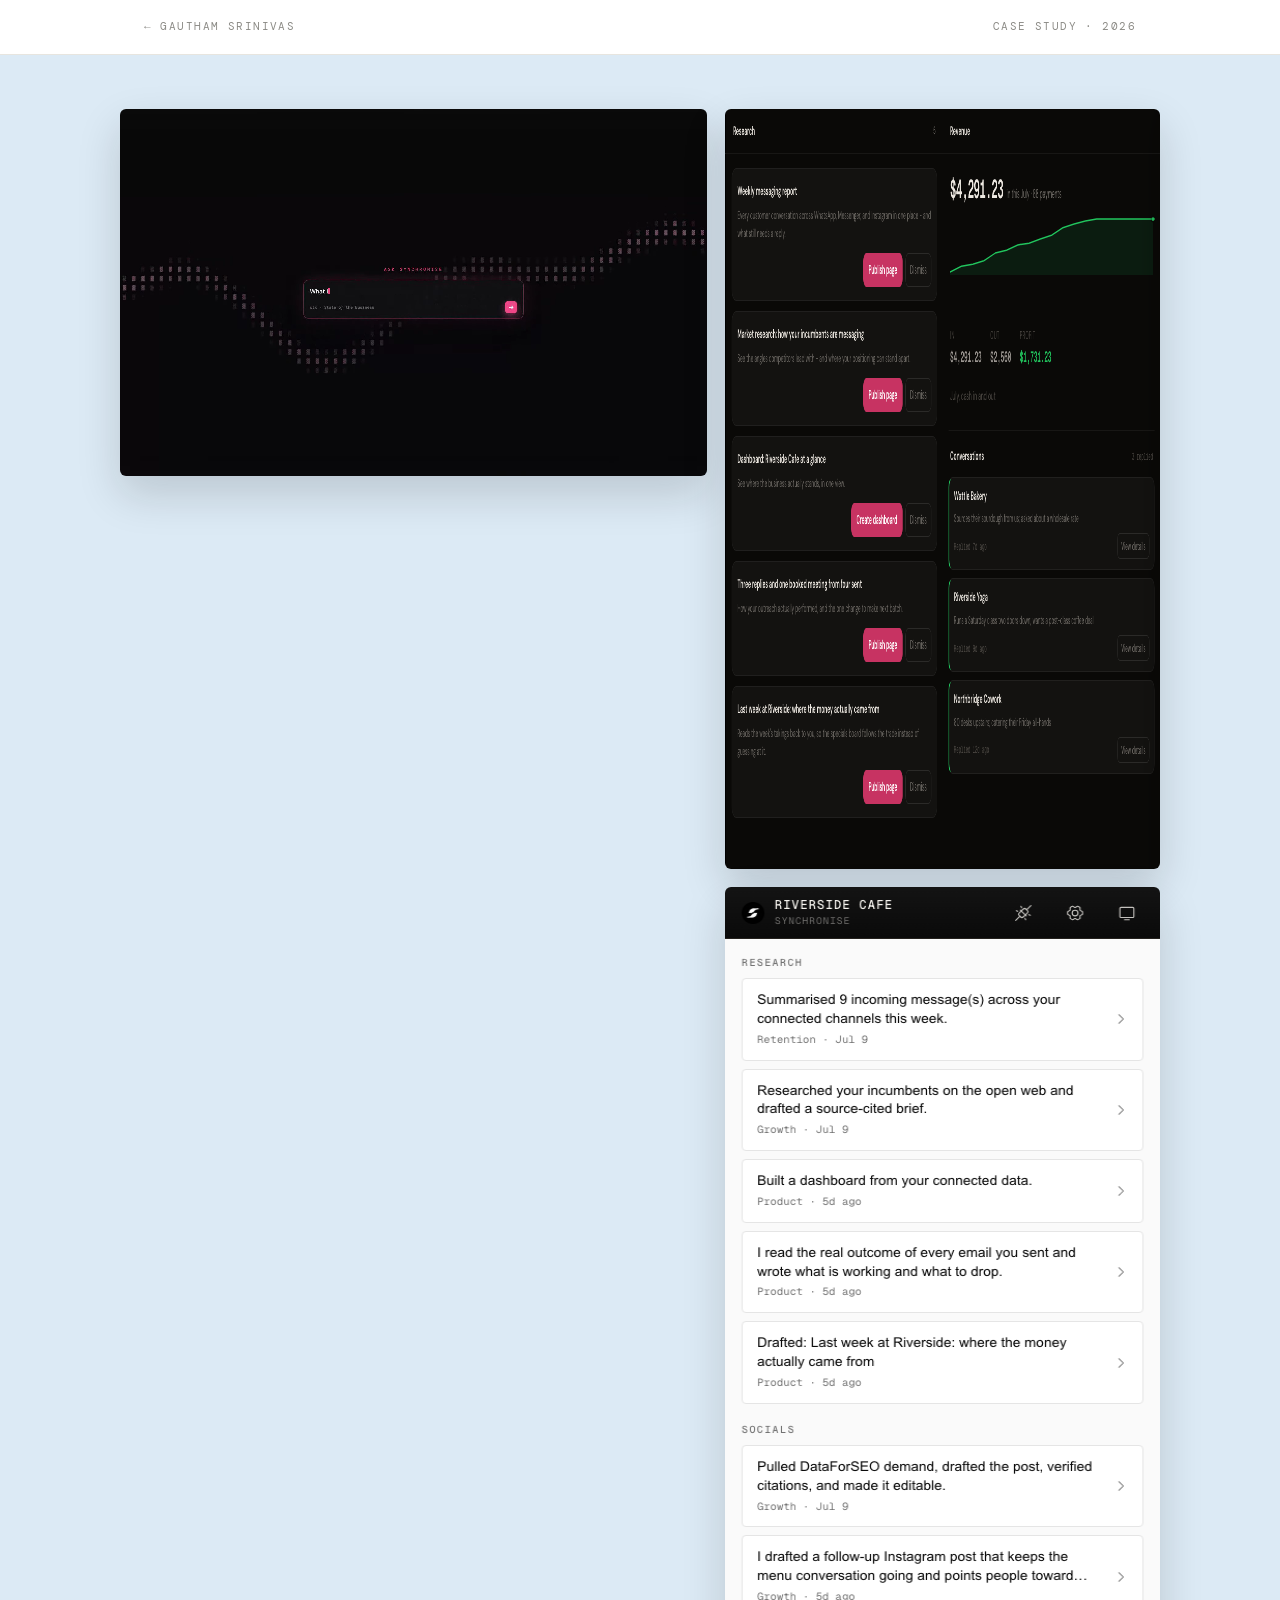
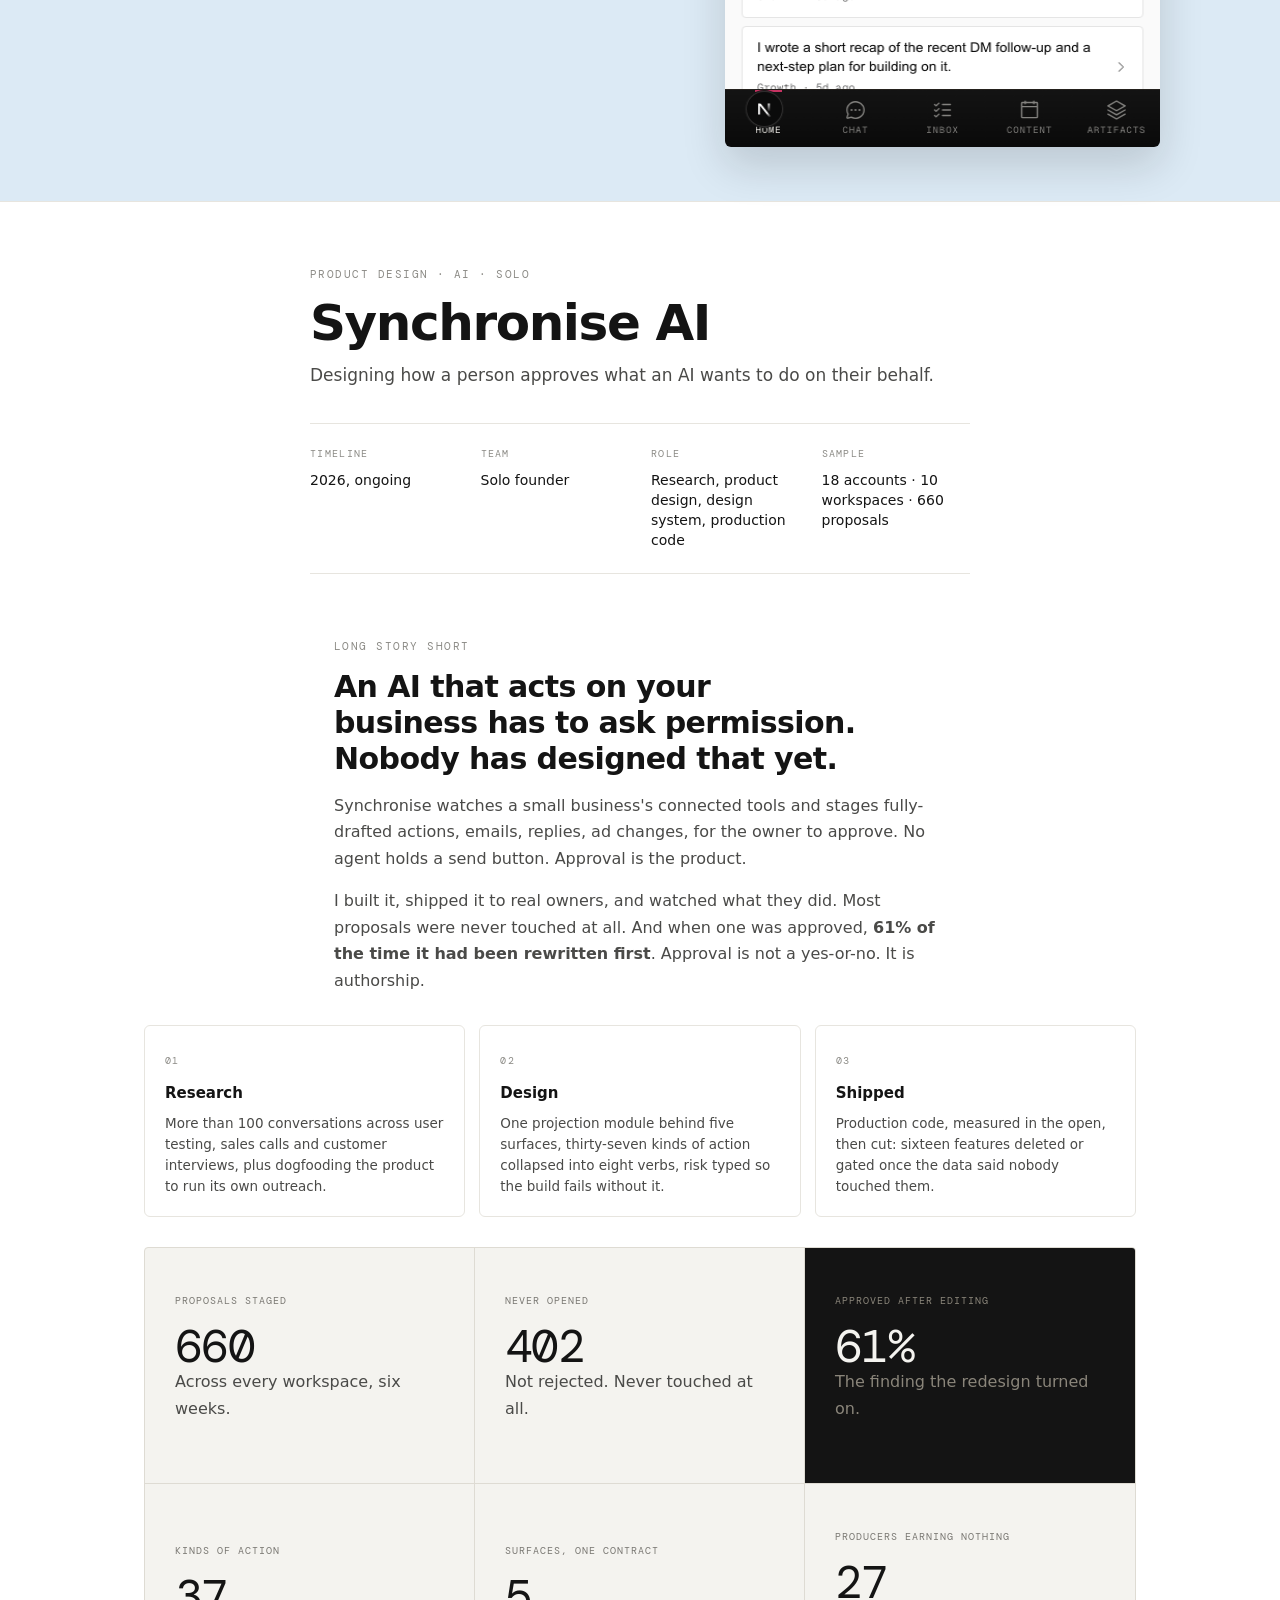
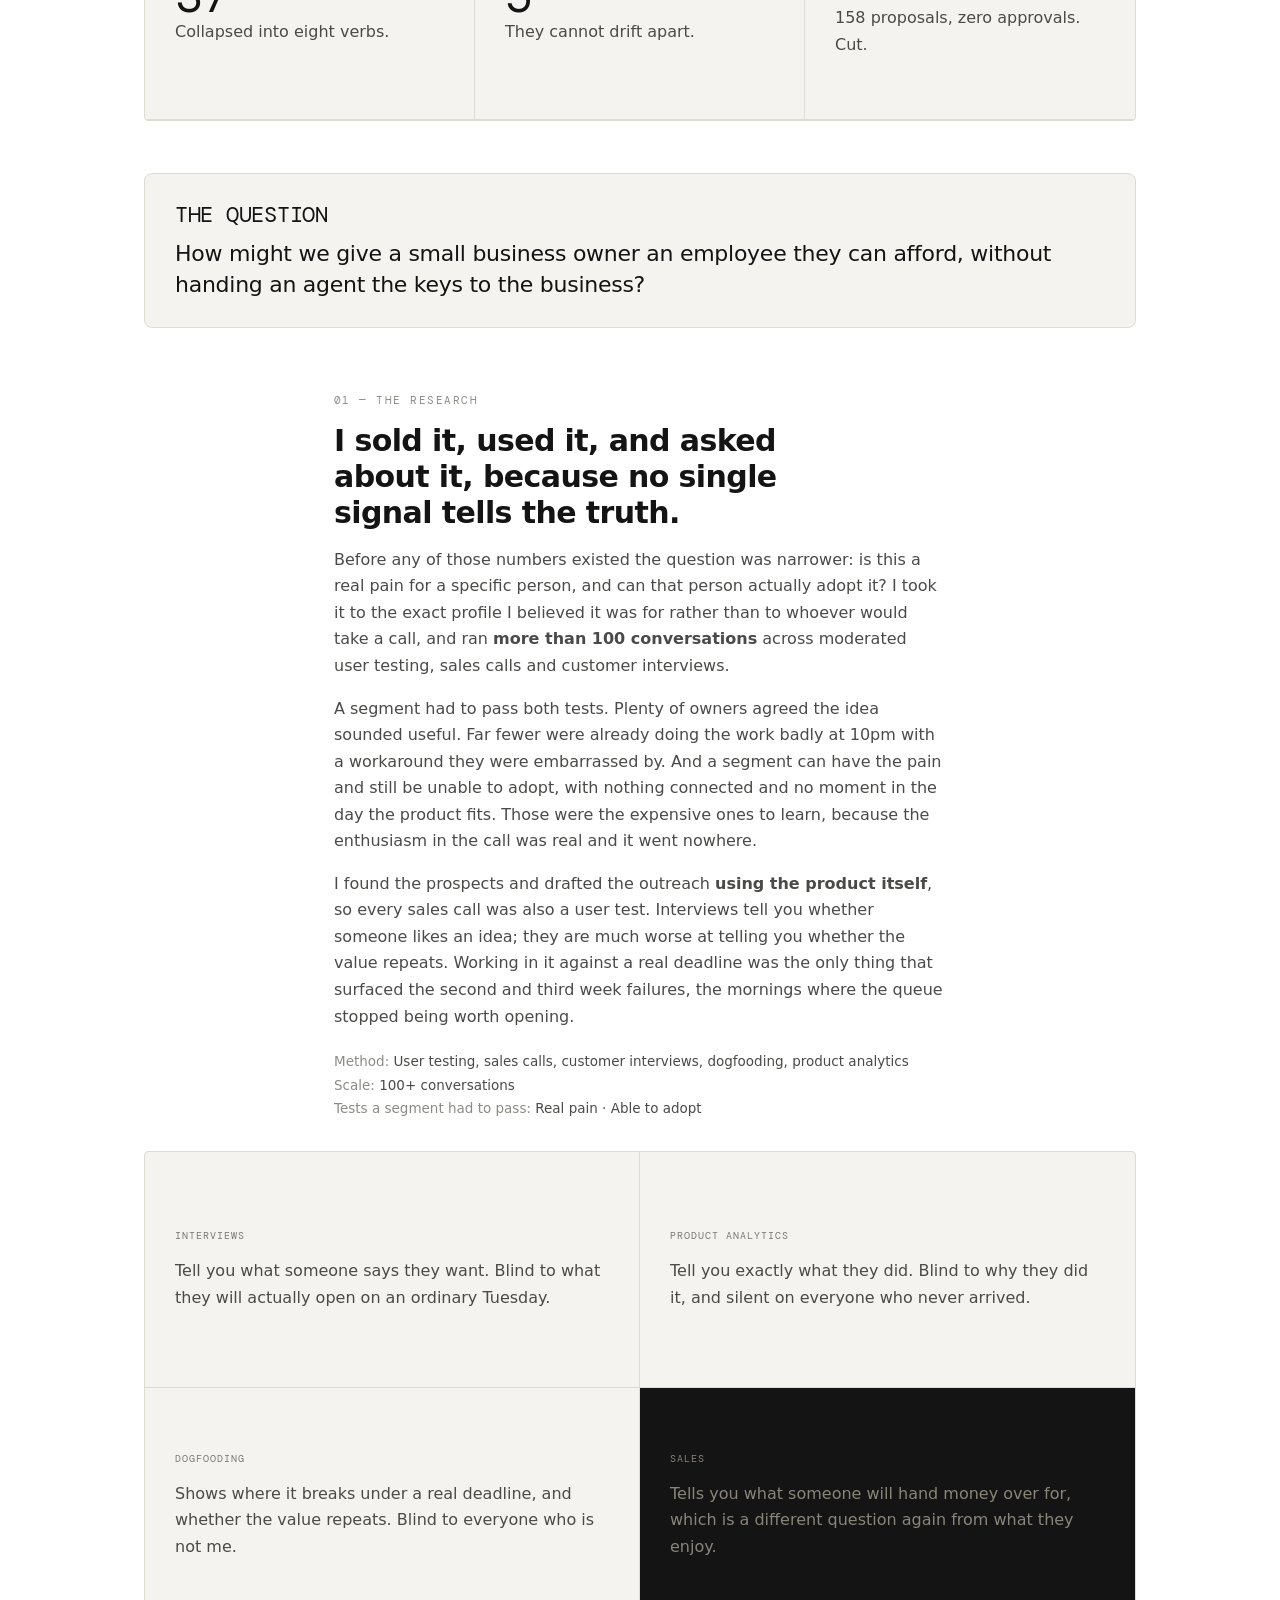
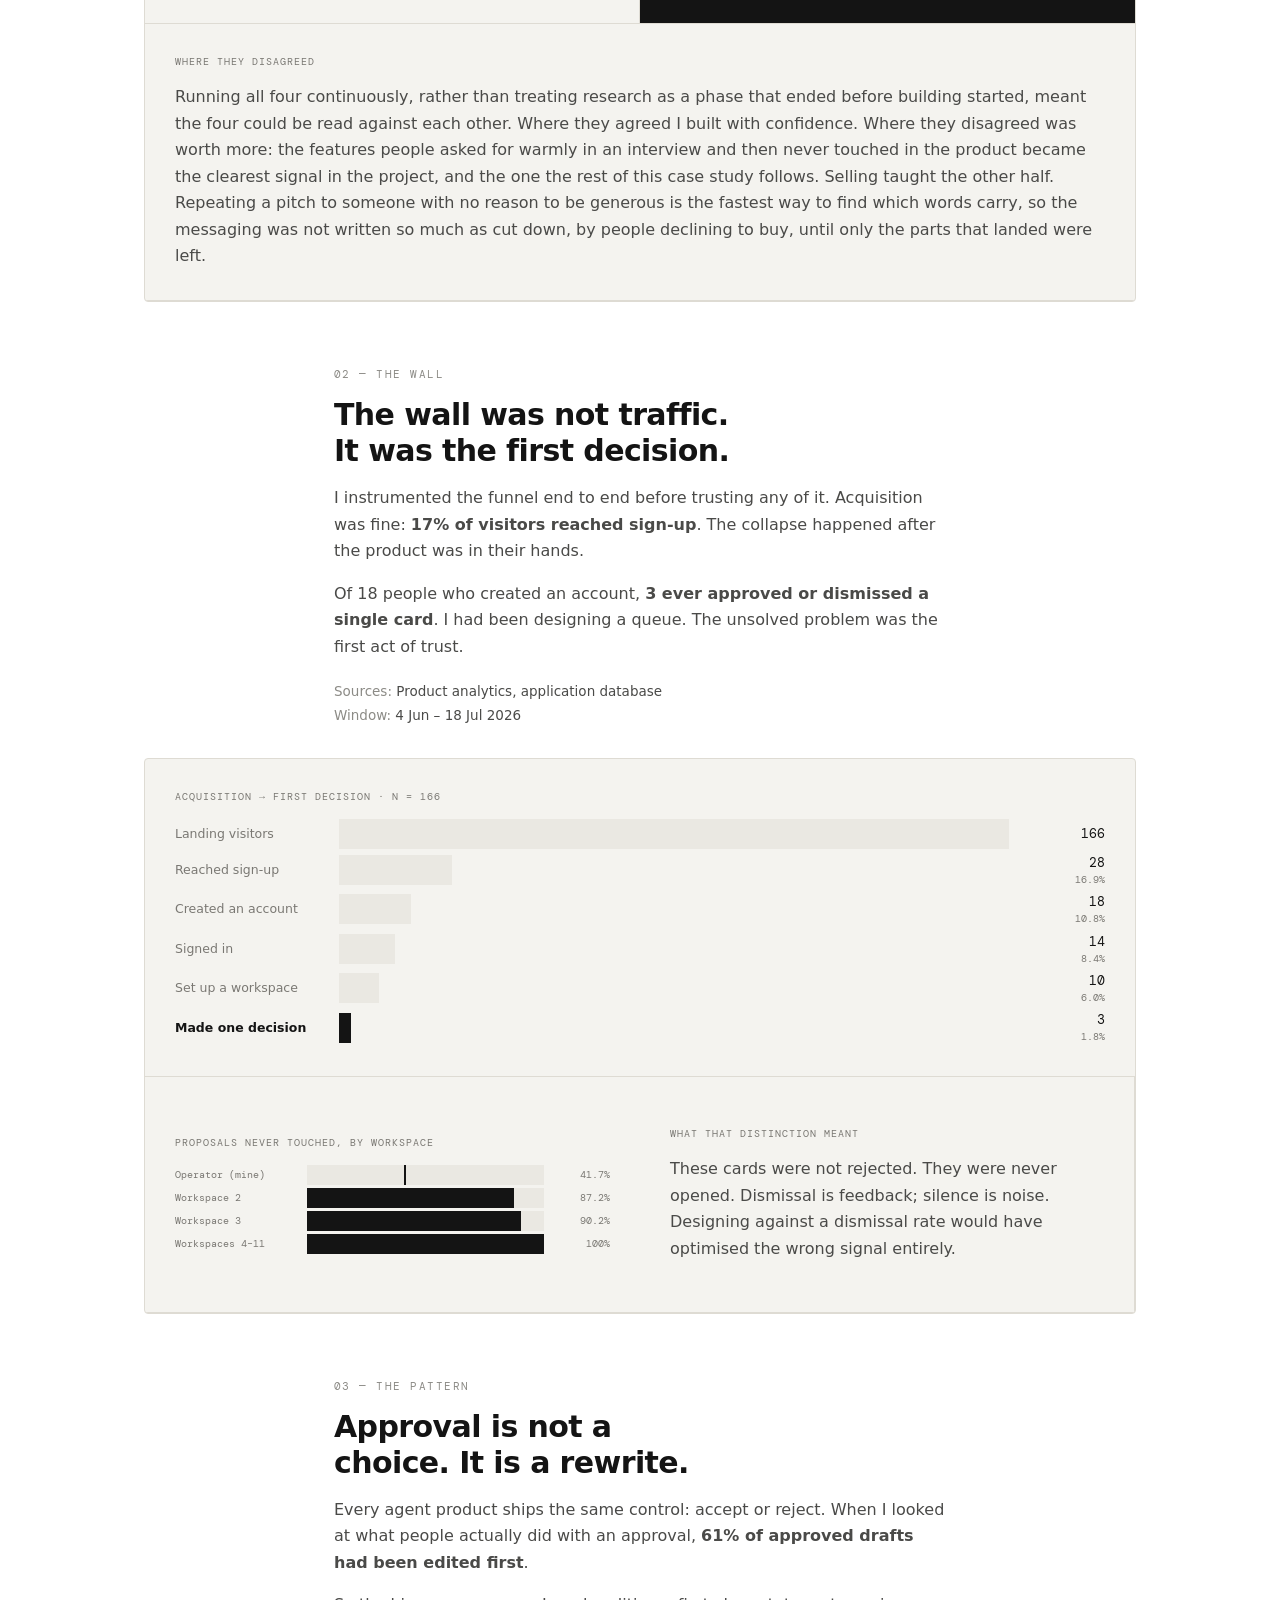
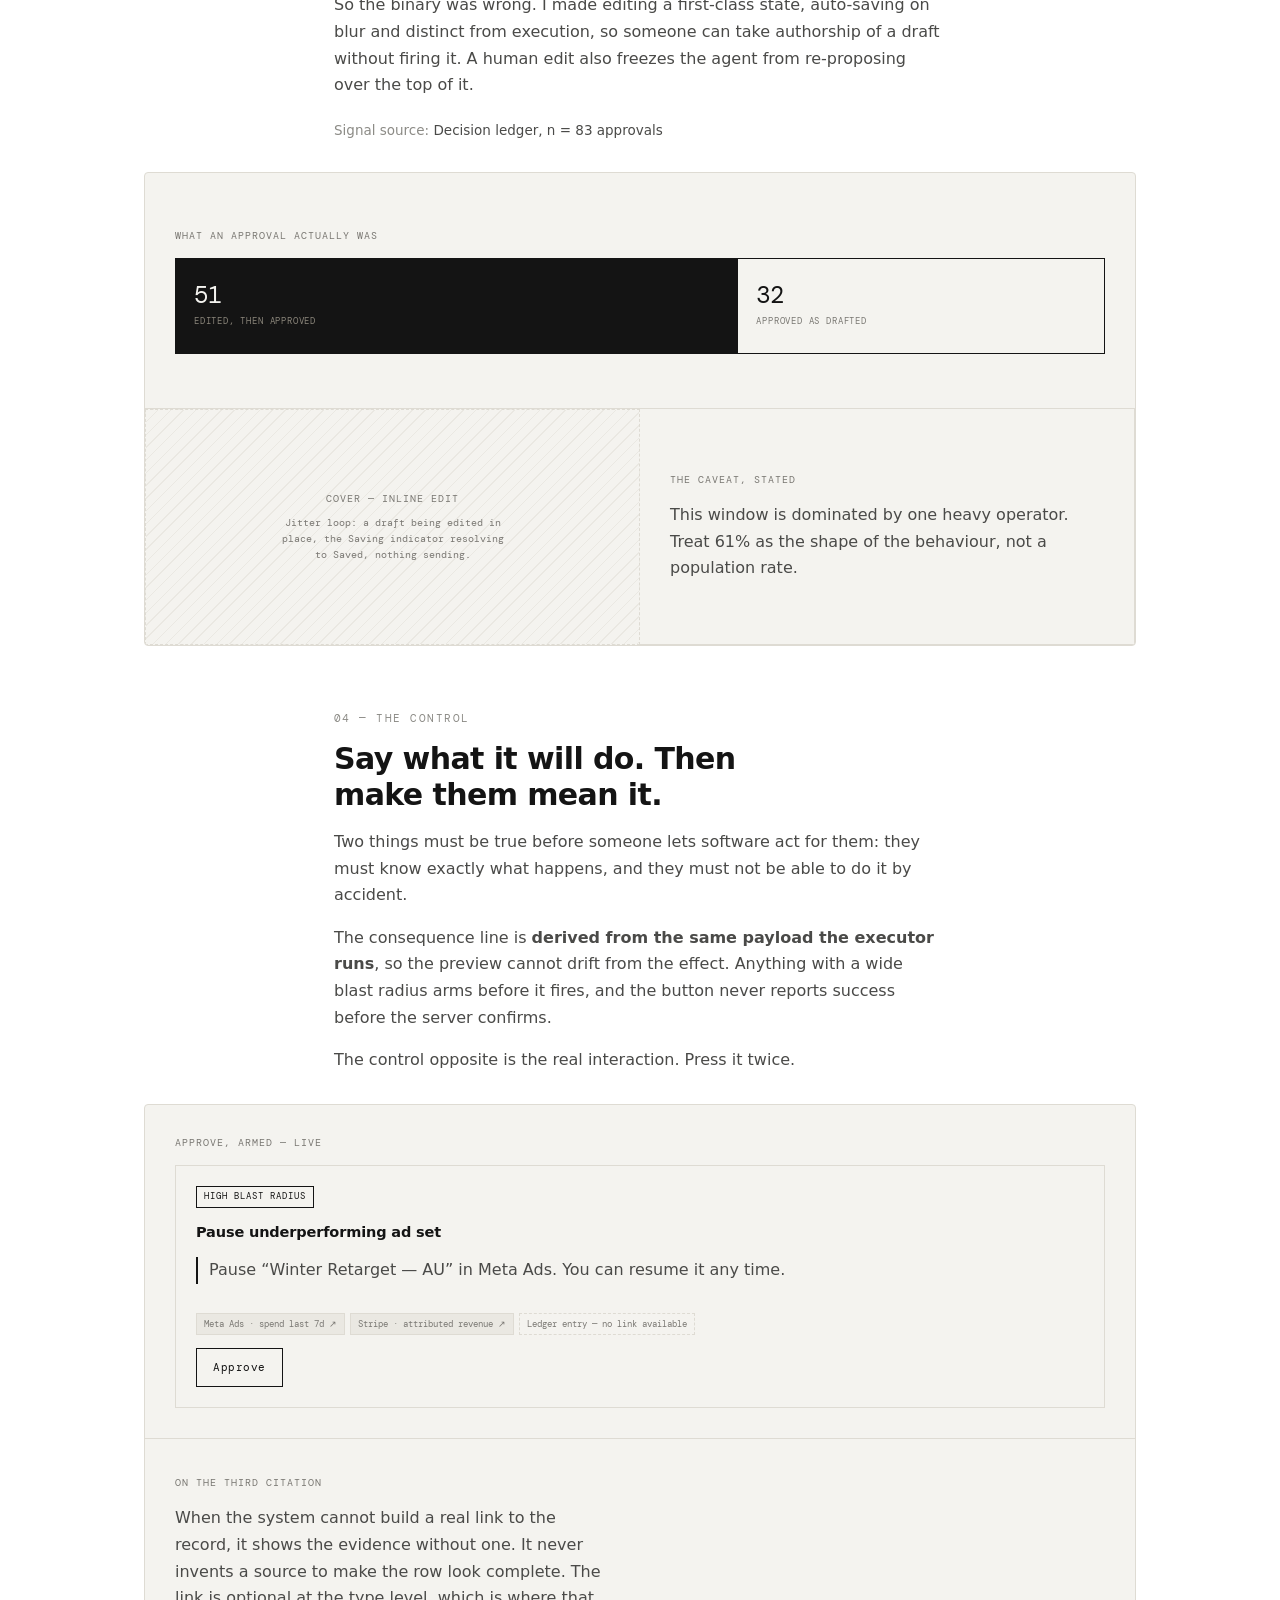
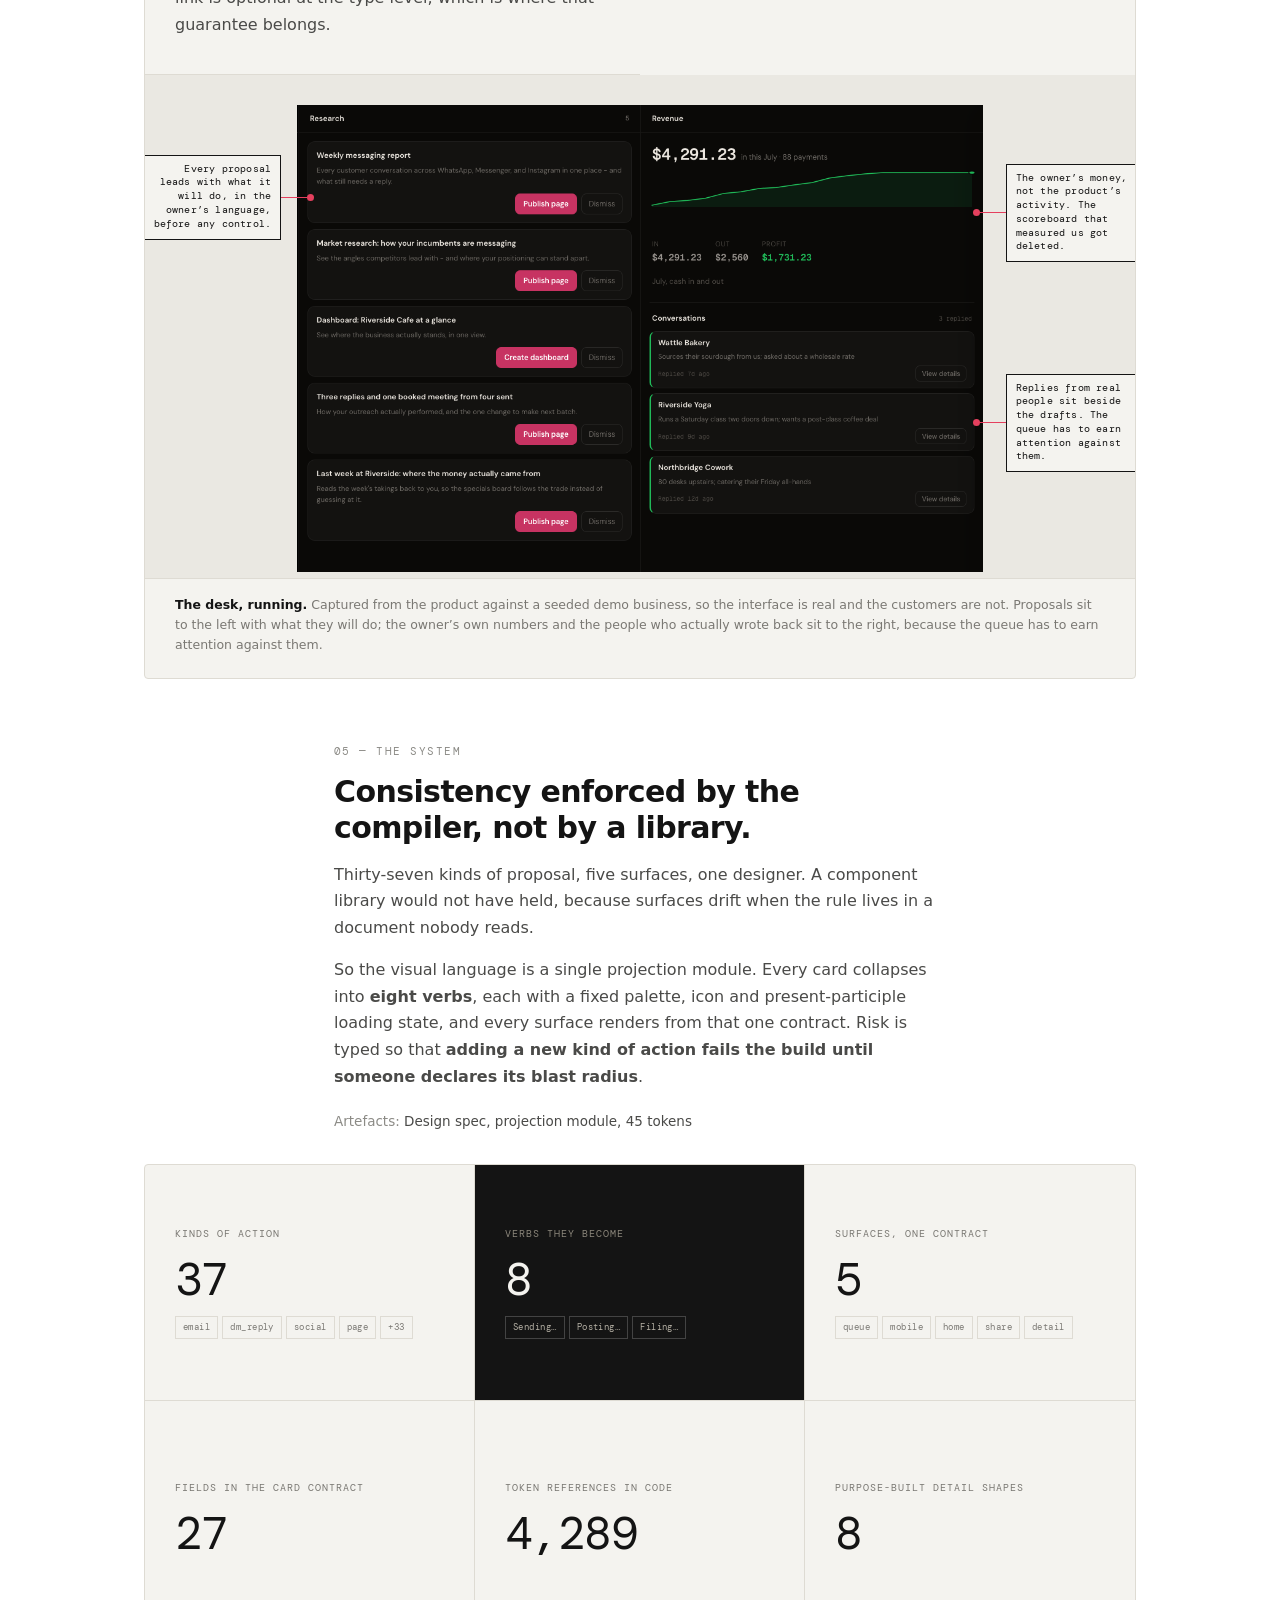
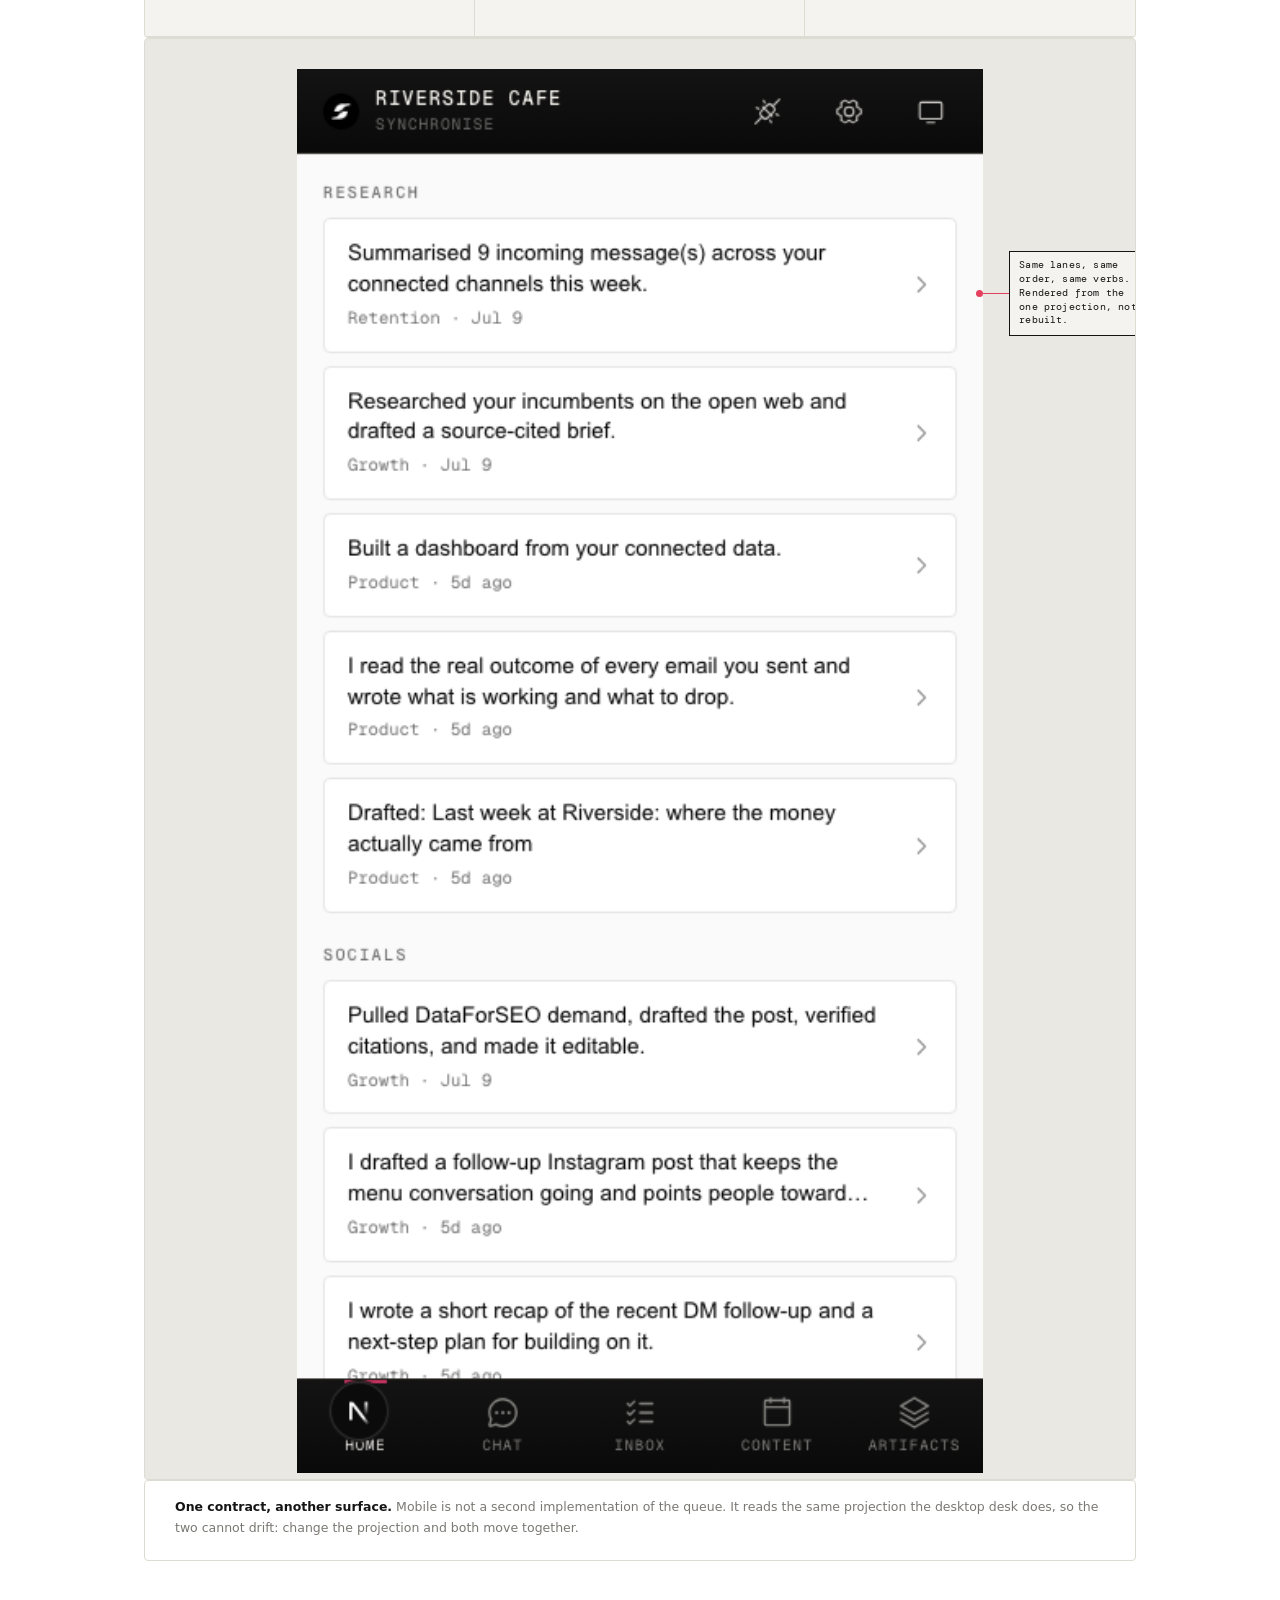
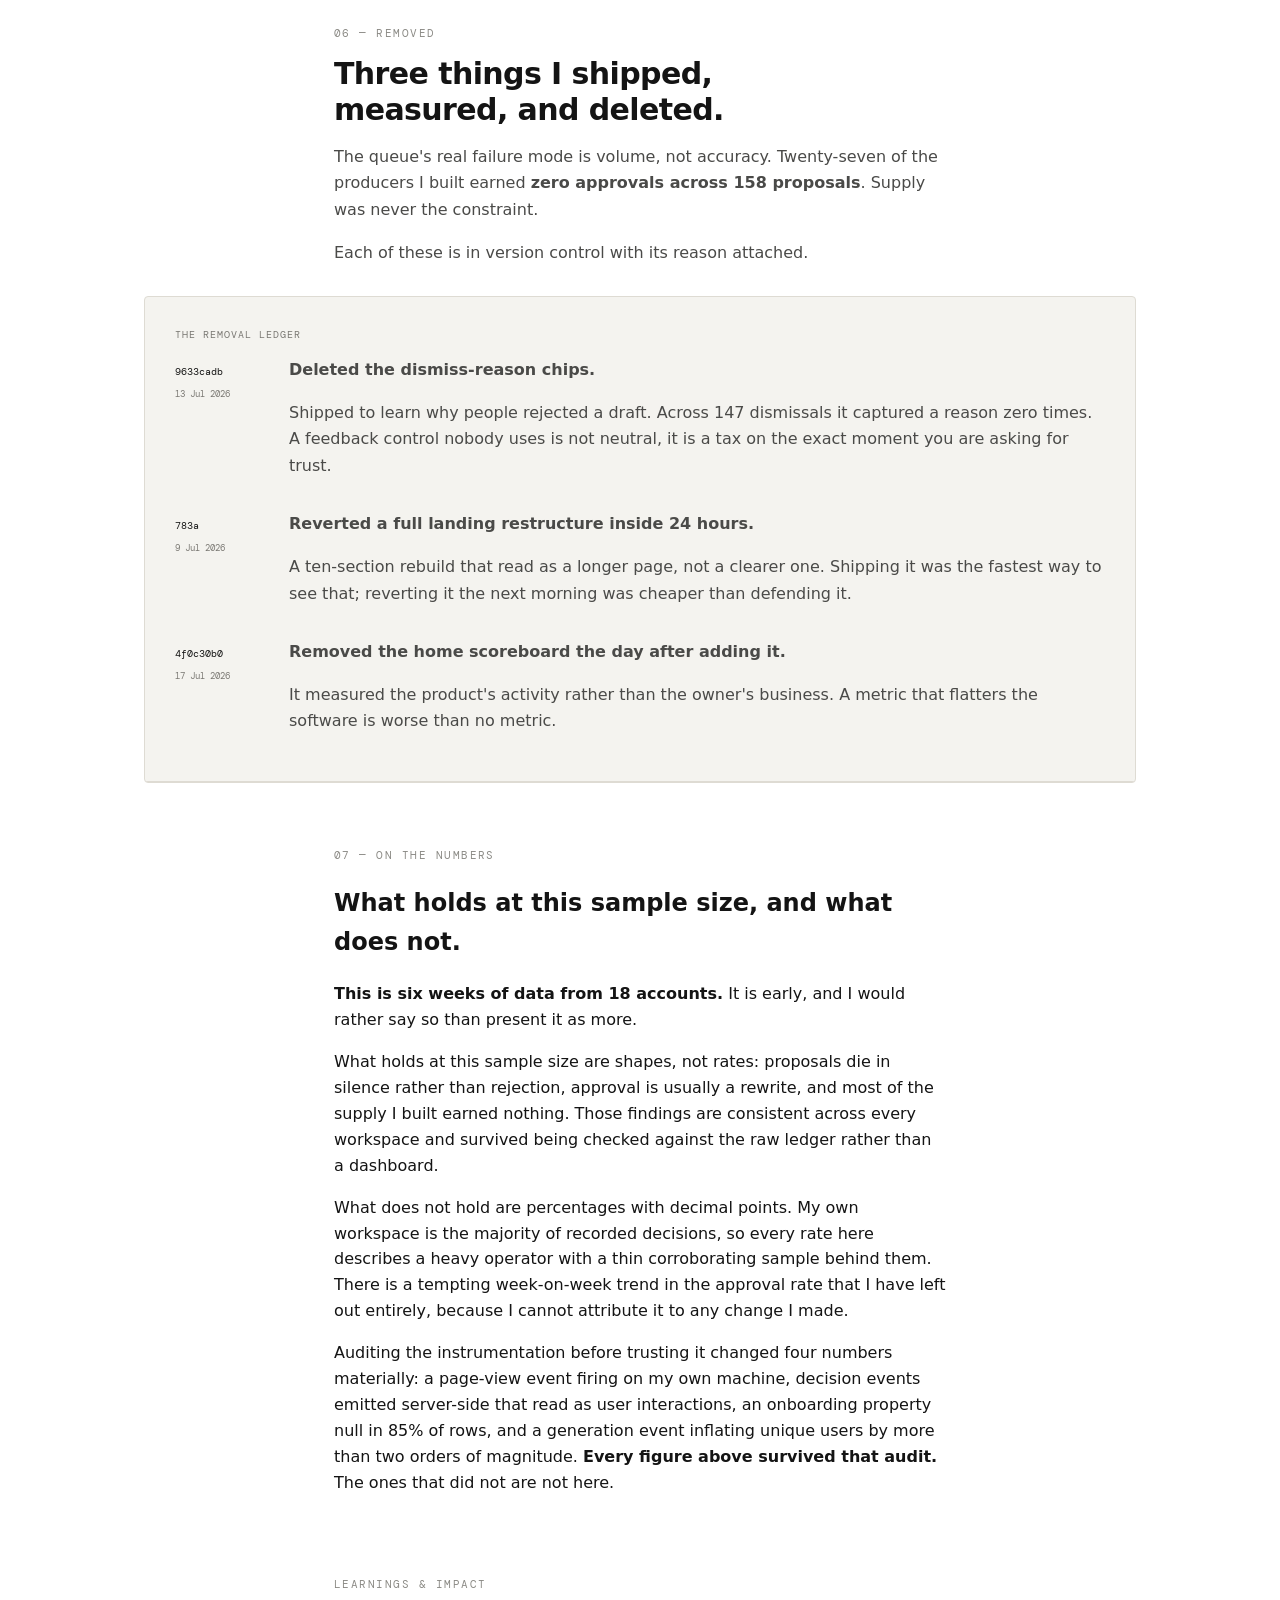
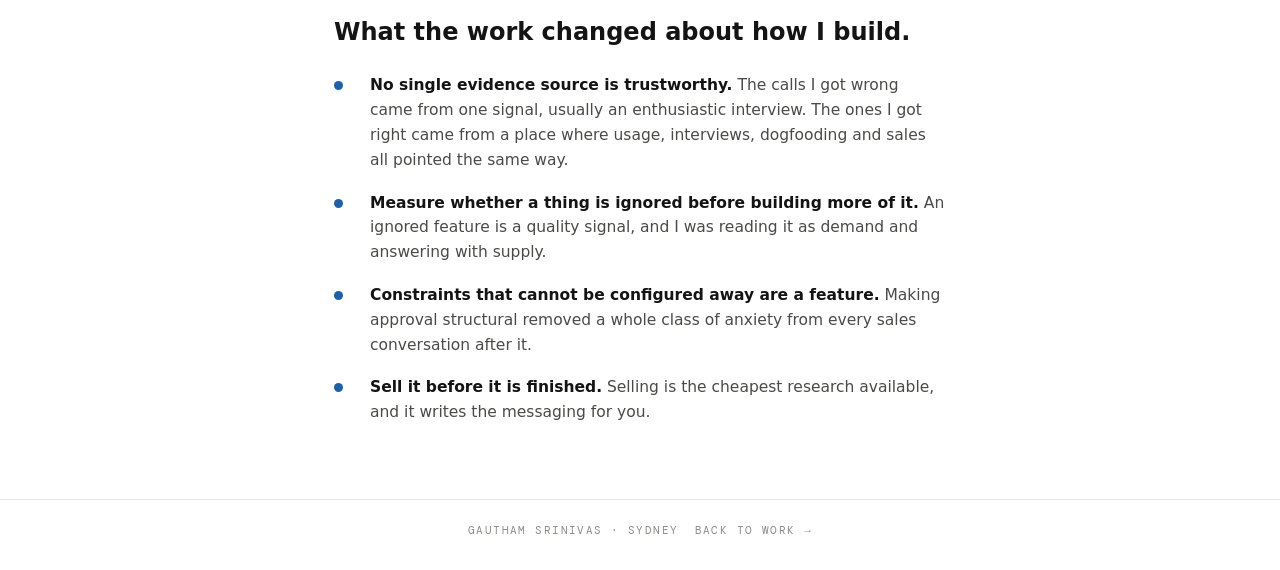
<file: synchronise.html>
<!doctype html>
<html lang="en">
<head>
<meta charset="utf-8" />
<meta name="viewport" content="width=device-width, initial-scale=1" />
<title>Synchronise AI — Designing the approval moment</title>
<meta name="description" content="A product design case study: designing how a person approves what an AI wants to do on their behalf. Six weeks of measured usage, and what it changed." />
<link rel="preconnect" href="https://fonts.googleapis.com" />
<link rel="preconnect" href="https://fonts.gstatic.com" crossorigin />
<link href="https://fonts.googleapis.com/css2?family=DM+Mono:wght@400;500&display=swap" rel="stylesheet" />
<link rel="preconnect" href="https://api.fontshare.com" />
<link rel="stylesheet" href="https://api.fontshare.com/v2/css?f[]=switzer@400,500,600,700&display=swap" />
<style>
  :root {
    --bg:#FFFFFF; --ink:#141414; --ink-2:#4A4A48; --muted:#8C8B86;
    --line:#E7E5DF; --line-2:#D6D3CB;
    --field:#F4F3EF; --field-2:#EAE8E2; --field-line:#DEDBD3; --field-ink:#141414; --field-muted:#7A7873;
    --tint:#DCEAF5; --accent:#1F5FA8;
    --sans:"Switzer","Inter",system-ui,-apple-system,sans-serif; --mono:"DM Mono",ui-monospace,monospace;
  }
  *,*::before,*::after { box-sizing:border-box; }
  html,body { margin:0; padding:0; }
  img,svg,video { display:block; max-width:100%; }
  a { color:inherit; text-decoration:none; }
  button { font:inherit; }
  body { background:var(--bg); color:var(--ink); font-family:var(--sans); font-size:16px; line-height:1.62; -webkit-font-smoothing:antialiased; }

  /* One narrow reading column; figures break out wider. */
  .col { max-width:660px; margin:0 auto; padding:0 24px; }
  .wide { max-width:1040px; margin:0 auto; padding:0 24px; }
  .mono { font-family:var(--mono); font-size:11px; text-transform:uppercase; letter-spacing:0.13em; color:var(--muted); }

  .nav { border-bottom:1px solid var(--line); }
  .nav-in { display:flex; justify-content:space-between; align-items:center; padding:18px 24px; gap:20px; max-width:1040px; margin:0 auto; }
  .nav a.back:hover { color:var(--ink); }

  /* Hero band: the product, edge to edge, on a tint. */
  .hero { background:var(--tint); padding:54px 24px; border-bottom:1px solid var(--line); }
  .hero-in { max-width:1040px; margin:0 auto; display:grid; grid-template-columns:1.35fr 1fr; gap:18px; align-items:start; }
  .hero video, .hero img { width:100%; border-radius:6px; box-shadow:0 18px 44px rgba(20,20,20,0.16); }
  .hero-stack { display:flex; flex-direction:column; gap:18px; }
  @media (max-width:860px){ .hero-in { grid-template-columns:1fr; } }

  /* Title block + meta table, as in the reference. */
  .title { padding:64px 0 0; }
  .title h1 { font-size:clamp(34px,4.4vw,50px); line-height:1.06; letter-spacing:-0.028em; font-weight:600; margin:14px 0 12px; }
  .title .lede { font-size:17px; color:var(--ink-2); margin:0; }
  .meta { display:grid; grid-template-columns:repeat(4,1fr); gap:22px; border-top:1px solid var(--line); border-bottom:1px solid var(--line); padding:22px 0; margin:34px 0 0; }
  .meta dt { font-family:var(--mono); font-size:10px; text-transform:uppercase; letter-spacing:0.13em; color:var(--muted); }
  .meta dd { margin:7px 0 0; font-size:14px; line-height:1.45; }
  @media (max-width:720px){ .meta { grid-template-columns:1fr 1fr; } }

  /* Section rhythm: kicker, headline, prose, then a figure with a caption. */
  .sec { padding:64px 0 0; }
  .kick { font-family:var(--mono); font-size:10.5px; text-transform:uppercase; letter-spacing:0.14em; color:var(--muted); margin:0 0 14px; }
  .sec h2, .rowtext h2 { font-size:clamp(23px,2.4vw,30px); line-height:1.2; letter-spacing:-0.02em; font-weight:600; margin:0 0 16px; text-wrap:balance; }
  .rowtext { position:static; }
  .rowtext p, .sec p:not(.kick) { margin:0 0 16px; color:var(--ink-2); font-size:16px; line-height:1.66; }
  .rowtext p strong { color:var(--ink); font-weight:600; }
  .credits { margin-top:20px; font-size:13.5px; color:var(--muted); line-height:1.75; }
  .credits b { color:var(--ink-2); font-weight:400; }

  .fig { margin:30px auto 0; max-width:1040px; padding:0 24px; }
  .fig > * { border:1px solid var(--field-line); border-radius:4px; overflow:hidden; }
  .cap { max-width:660px; margin:14px auto 0; padding:0 24px; font-size:13.5px; color:var(--muted); }
  .cap b { color:var(--ink); font-weight:600; }

  /* Callout for the framing question. */
  .hmw { max-width:1040px; margin:52px auto 0; padding:0 24px; }
  .hmw-in { background:var(--field); border:1px solid var(--field-line); border-radius:8px; padding:26px 30px; }
  .hmw-in p { margin:8px 0 0; font-size:clamp(18px,1.8vw,22px); line-height:1.4; letter-spacing:-0.012em; color:var(--ink); }

  /* Three-up cards under the brief. */
  .three { display:grid; grid-template-columns:repeat(3,1fr); gap:14px; max-width:1040px; margin:30px auto 0; padding:0 24px; }
  .three .c { border:1px solid var(--line); border-radius:6px; padding:20px; }
  .three .c .n { font-family:var(--mono); font-size:10px; letter-spacing:0.12em; color:var(--muted); }
  .three .c h3 { font-size:15px; font-weight:600; margin:10px 0 7px; }
  .three .c p { font-size:13.5px; color:var(--ink-2); margin:0; line-height:1.55; }
  @media (max-width:820px){ .three { grid-template-columns:1fr; } }

  /* Learnings. */
  .learn { max-width:660px; margin:0 auto; padding:64px 24px 0; }
  .learn ul { list-style:none; margin:22px 0 0; padding:0; display:flex; flex-direction:column; gap:18px; }
  .learn li { display:grid; grid-template-columns:22px minmax(0,1fr); gap:14px; font-size:15.5px; color:var(--ink-2); line-height:1.6; }
  .learn li b { color:var(--ink); font-weight:600; }
  .learn .d { width:9px; height:9px; border-radius:50%; background:var(--accent); margin-top:8px; }

  .foot { border-top:1px solid var(--line); margin-top:74px; padding:30px 24px 44px; }
  .foot-in { max-width:1040px; margin:0 auto; display:flex; justify-content:space-between; gap:16px; flex-wrap:wrap; }
  /* ---------- the pale media field ---------- */
  .field { background:var(--field); color:var(--field-ink); min-width:0; }
  .grid2 { display:grid; grid-template-columns:1fr 1fr; }
  .grid3 { display:grid; grid-template-columns:1fr 1fr 1fr; }
  .cell { border-right:1px solid var(--field-line); border-bottom:1px solid var(--field-line); padding:30px; display:flex; flex-direction:column; justify-content:center; min-height:236px; }
  .grid2 .cell:nth-child(2n), .grid3 .cell:nth-child(3n) { border-right:0; }
  .cell.full { grid-column:1/-1; border-right:0; }
  .cell-k { font-family:var(--mono); font-size:10px; text-transform:uppercase; letter-spacing:0.1em; color:var(--field-muted); margin-bottom:14px; }

  /* ---------- charts on the field ---------- */
  .fn { display:flex; flex-direction:column; gap:3px; }
  .fnrow { display:grid; grid-template-columns:150px minmax(0,1fr) 82px; align-items:center; gap:14px; }
  .fnname { font-size:12.5px; color:var(--field-muted); }
  .fntrack { display:block; height:30px; }
  .fnbar { display:block; height:100%; background:var(--field-2); }
  .fnrow.end .fnbar { background:var(--field-ink); }
  .fnrow.end .fnname { color:var(--field-ink); font-weight:600; }
  .fnval { font-family:var(--mono); font-size:13px; font-variant-numeric:tabular-nums; text-align:right; }
  .fnpct { display:block; font-family:var(--mono); font-size:9.5px; color:var(--field-muted); }

  .split { display:flex; height:96px; border:1px solid var(--field-ink); }
  .seg { display:flex; flex-direction:column; justify-content:center; padding:0 18px; min-width:0; }
  .seg.a { background:var(--field-ink); }
  .seg.b { background:var(--field); border-left:1px solid var(--field-ink); }
  .segn { font-family:var(--mono); font-size:24px; font-variant-numeric:tabular-nums; line-height:1; }
  .seg.a .segn { color:var(--field); }
  .segk { font-family:var(--mono); font-size:9px; letter-spacing:0.09em; text-transform:uppercase; margin-top:7px; color:var(--field-muted); white-space:nowrap; overflow:hidden; text-overflow:ellipsis; }
  .seg.a .segk { color:#8A857A; }

  .bars { display:flex; flex-direction:column; gap:3px; }
  .brow { display:grid; grid-template-columns:120px minmax(0,1fr) 54px; align-items:center; gap:12px; }
  .bname { font-family:var(--mono); font-size:10px; color:var(--field-muted); white-space:nowrap; overflow:hidden; text-overflow:ellipsis; }
  .btrack { display:block; height:20px; background:var(--field-2); }
  .bfill { display:block; height:100%; background:var(--field-ink); }
  .brow.mine .bfill { background:var(--field-2); border-right:2px solid var(--field-ink); }
  .bval { font-family:var(--mono); font-size:10px; font-variant-numeric:tabular-nums; text-align:right; color:var(--field-muted); }

  .bignum { font-family:var(--mono); font-size:46px; line-height:1; letter-spacing:-0.035em; font-variant-numeric:tabular-nums; }
  .bigsub { font-size:12.5px; color:var(--field-muted); margin:12px 0 0; }
  .chips { display:flex; flex-wrap:wrap; gap:4px; margin-top:14px; }
  .chip { font-family:var(--mono); font-size:9px; letter-spacing:0.05em; padding:3px 7px; border:1px solid var(--field-line); color:var(--field-muted); }
  .cell.invert { background:var(--field-ink); color:var(--field); }
  .cell.invert .cell-k, .cell.invert .bigsub { color:#8A857A; }
  .cell.invert .chip { border-color:rgba(255,255,255,0.2); color:#B7B2A6; }

  /* ---------- the live control ---------- */
  .card { background:var(--field); border:1px solid var(--field-line); padding:20px; display:flex; flex-direction:column; gap:13px; }
  .risk { font-family:var(--mono); font-size:8.5px; letter-spacing:0.12em; text-transform:uppercase; padding:3px 7px; border:1px solid var(--field-ink); align-self:flex-start; }
  .ctitle { font-size:14.5px; font-weight:600; letter-spacing:-0.01em; }
  .does { font-size:12.5px; color:var(--field-muted); margin:0; padding-left:11px; border-left:2px solid var(--field-ink); }
  .cites { display:flex; flex-wrap:wrap; gap:5px; }
  .cite { font-family:var(--mono); font-size:9px; padding:3px 7px; background:var(--field-2); border:1px solid var(--field-line); color:var(--field-muted); }
  .cite.bare { border-style:dashed; background:transparent; }
  .approve { font-family:var(--mono); font-size:10.5px; letter-spacing:0.05em; padding:10px 16px; border:1px solid var(--field-ink); background:transparent; color:var(--field-ink); cursor:pointer; align-self:flex-start; transition:background .15s,color .15s; }
  .approve:hover { background:var(--field-2); }
  .approve:focus-visible { outline:2px solid var(--field-ink); outline-offset:2px; }
  .approve[data-s="armed"] { background:var(--field-ink); color:var(--field); }
  .approve[data-s="sending"], .approve[data-s="done"] { border-color:var(--field-line); color:var(--field-muted); cursor:default; }

  /* ---------- annotated screenshots ----------
     A real capture with callouts pinned to the UI they describe. Positions are
     percentages so a label stays on its element as the figure scales. */
  /* Gutters either side so a callout label has somewhere to sit that is not on
     top of the interface it is pointing at. */
  .shot { position:relative; grid-column:1/-1; background:var(--field-2); border-bottom:1px solid var(--field-line); padding:30px 152px 6px; }
  .shot-fig { position:relative; }
  .shot img { width:100%; height:auto; display:block; }
  .shot-cap { padding:16px 30px 22px; font-size:12.5px; color:var(--field-muted); }
  .shot-cap b { color:var(--field-ink); font-weight:600; }
  .anno { position:absolute; display:flex; align-items:center; gap:0; pointer-events:none; width:max-content; }
  .anno-d { width:7px; height:7px; border-radius:50%; background:var(--accent-anno,#E5405E); flex:none; }
  .anno-l { width:26px; height:1px; background:var(--accent-anno,#E5405E); flex:none; }
  .anno-t { flex:none; width:138px; font-family:var(--mono); font-size:9.5px; line-height:1.45; letter-spacing:0.02em;
            background:var(--field); color:var(--field-ink); border:1px solid var(--field-ink);
            padding:7px 9px; }
  .anno.left { flex-direction:row-reverse; }
  .anno.left .anno-t { text-align:right; }
  @media (max-width:900px) {
    .anno-l { width:20px; }
    .anno-t { font-size:8.5px; width:124px; padding:4px 6px; }
  }

  @media (max-width:900px) {
        }

  /* ---------- removals ---------- */
  .led { display:flex; flex-direction:column; gap:16px; }
  .led-i { display:grid; grid-template-columns:96px minmax(0,1fr); gap:18px; }
  .led-sha { font-family:var(--mono); font-size:10px; }
  .led-d { display:block; font-family:var(--mono); font-size:9px; color:var(--field-muted); margin-top:4px; }
  .led-w { font-size:13.5px; font-weight:600; margin:0 0 6px; }
  .led-y { font-size:12.5px; color:var(--field-muted); margin:0; line-height:1.6; }

  /* ---------- slot for real product media ---------- */
  .slot { background:repeating-linear-gradient(135deg,transparent,transparent 8px,var(--field-2) 8px,var(--field-2) 9px); border:1px dashed var(--field-line); display:flex; flex-direction:column; align-items:center; justify-content:center; gap:8px; padding:34px 24px; text-align:center; min-height:236px; }
  .slot-t { font-family:var(--mono); font-size:10px; letter-spacing:0.1em; text-transform:uppercase; color:var(--field-muted); }
  .slot-d { font-family:var(--mono); font-size:9.5px; color:var(--field-muted); max-width:38ch; line-height:1.7; }

  /* ---------- closing ---------- */
  .close { padding:56px 0 88px; display:grid; grid-template-columns:minmax(0,148px) minmax(0,1fr); gap:34px; }
  .close-b { max-width:66ch; }
  .close-b p { color:var(--ink-2); font-size:14.5px; margin:0 0 16px; line-height:1.65; }
  .close-b p strong { color:var(--ink); font-weight:600; }
  .foot { border-top:1px solid var(--line); padding:22px 0 30px; display:flex; justify-content:space-between; gap:16px; flex-wrap:wrap; }

  @media (max-width:1080px) {
    .row { grid-template-columns:minmax(0,1fr); gap:22px; padding:44px 0; }
    .rowlabel,.rowtext { position:static; }
    .close { grid-template-columns:minmax(0,1fr); gap:18px; }
    .grid3 { grid-template-columns:1fr 1fr; }
    .grid3 .cell:nth-child(3n) { border-right:1px solid var(--field-line); }
    .grid3 .cell:nth-child(2n) { border-right:0; }
  }
  @media (max-width:640px) {
    .grid2,.grid3 { grid-template-columns:1fr; }
    .cell,.grid3 .cell:nth-child(3n) { border-right:0; }
    .fnrow { grid-template-columns:96px minmax(0,1fr) 64px; gap:10px; }
    .brow { grid-template-columns:82px minmax(0,1fr) 46px; gap:8px; }
  }
  @media (prefers-reduced-motion:reduce) { .approve { transition:none; } }
</style></head>
<body>

  <nav class="nav">
    <div class="nav-in">
      <a class="mono back" href="index.html">&larr; Gautham Srinivas</a>
      <span class="mono">Case study &middot; 2026</span>
    </div>
  </nav>

  <header class="hero">
    <div class="hero-in">
      <video autoplay muted loop playsinline preload="metadata" poster="hero-demo-poster-v2.jpg" aria-label="The Synchronise queue in use">
        <source src="hero-demo-v2.webm" type="video/webm" />
        <source src="hero-demo-v2.mp4" type="video/mp4" />
      </video>
      <div class="hero-stack">
        <img src="shot-queue.png" alt="The desk: drafted proposals beside the owner's revenue." width="1117" height="760" />
        <img src="shot-mobile.png" alt="The same queue on mobile." width="420" height="860" />
      </div>
    </div>
  </header>

  <main>
    <div class="col title">
      <p class="kick">Product design &middot; AI &middot; Solo</p>
      <h1>Synchronise AI</h1>
      <p class="lede">Designing how a person approves what an AI wants to do on their behalf.</p>
      <dl class="meta">
        <div><dt>Timeline</dt><dd>2026, ongoing</dd></div>
        <div><dt>Team</dt><dd>Solo founder</dd></div>
        <div><dt>Role</dt><dd>Research, product design, design system, production code</dd></div>
        <div><dt>Sample</dt><dd>18 accounts &middot; 10 workspaces &middot; 660 proposals</dd></div>
      </dl>
    </div>

    <section class="sec">
      <div class="col">
        <p class="kick">Long story short</p>
        
        <h2>An AI that acts on your business has to ask permission. Nobody has designed that yet.</h2>
        <p>Synchronise watches a small business's connected tools and stages fully-drafted actions, emails, replies, ad changes, for the owner to approve. No agent holds a send button. Approval is the product.</p>
        <p>I built it, shipped it to real owners, and watched what they did. Most proposals were never touched at all. And when one was approved, <strong>61% of the time it had been rewritten first</strong>. Approval is not a yes-or-no. It is authorship.</p>
      
      </div>
      <div class="three">
        <div class="c"><span class="n">01</span><h3>Research</h3><p>More than 100 conversations across user testing, sales calls and customer interviews, plus dogfooding the product to run its own outreach.</p></div>
        <div class="c"><span class="n">02</span><h3>Design</h3><p>One projection module behind five surfaces, thirty-seven kinds of action collapsed into eight verbs, risk typed so the build fails without it.</p></div>
        <div class="c"><span class="n">03</span><h3>Shipped</h3><p>Production code, measured in the open, then cut: sixteen features deleted or gated once the data said nobody touched them.</p></div>
      </div>
      <figure class="fig"><div class="field grid3">
        <div class="cell"><span class="cell-k">Proposals staged</span><span class="bignum">660</span><p class="bigsub">Across every workspace, six weeks.</p></div>
        <div class="cell"><span class="cell-k">Never opened</span><span class="bignum">402</span><p class="bigsub">Not rejected. Never touched at all.</p></div>
        <div class="cell invert"><span class="cell-k">Approved after editing</span><span class="bignum">61%</span><p class="bigsub">The finding the redesign turned on.</p></div>
        <div class="cell"><span class="cell-k">Kinds of action</span><span class="bignum">37</span><p class="bigsub">Collapsed into eight verbs.</p></div>
        <div class="cell"><span class="cell-k">Surfaces, one contract</span><span class="bignum">5</span><p class="bigsub">They cannot drift apart.</p></div>
        <div class="cell"><span class="cell-k">Producers earning nothing</span><span class="bignum">27</span><p class="bigsub">158 proposals, zero approvals. Cut.</p></div>
      </div>
    </figure>
    </section>

    <div class="hmw">
      <div class="hmw-in">
        <p class="kick" style="margin:0">The question</p>
        <p>How might we give a small business owner an employee they can afford, without handing an agent the keys to the business?</p>
      </div>
    </div>

    <section class="sec">
      <div class="col">
        <p class="kick">01 &mdash; The research</p>
        
        <h2>I sold it, used it, and asked about it, because no single signal tells the truth.</h2>
        <p>Before any of those numbers existed the question was narrower: is this a real pain for a specific person, and can that person actually adopt it? I took it to the exact profile I believed it was for rather than to whoever would take a call, and ran <strong>more than 100 conversations</strong> across moderated user testing, sales calls and customer interviews.</p>
        <p>A segment had to pass both tests. Plenty of owners agreed the idea sounded useful. Far fewer were already doing the work badly at 10pm with a workaround they were embarrassed by. And a segment can have the pain and still be unable to adopt, with nothing connected and no moment in the day the product fits. Those were the expensive ones to learn, because the enthusiasm in the call was real and it went nowhere.</p>
        <p>I found the prospects and drafted the outreach <strong>using the product itself</strong>, so every sales call was also a user test. Interviews tell you whether someone likes an idea; they are much worse at telling you whether the value repeats. Working in it against a real deadline was the only thing that surfaced the second and third week failures, the mornings where the queue stopped being worth opening.</p>
        <div class="credits">
          Method: <b>User testing, sales calls, customer interviews, dogfooding, product analytics</b><br>
          Scale: <b>100+ conversations</b><br>
          Tests a segment had to pass: <b>Real pain &middot; Able to adopt</b>
        </div>
      
      </div>
      <figure class="fig"><div class="field grid2">
        <div class="cell">
          <span class="cell-k">Interviews</span>
          <p class="bigsub" style="margin:0">Tell you what someone says they want. Blind to what they will actually open on an ordinary Tuesday.</p>
        </div>
        <div class="cell">
          <span class="cell-k">Product analytics</span>
          <p class="bigsub" style="margin:0">Tell you exactly what they did. Blind to why they did it, and silent on everyone who never arrived.</p>
        </div>
        <div class="cell">
          <span class="cell-k">Dogfooding</span>
          <p class="bigsub" style="margin:0">Shows where it breaks under a real deadline, and whether the value repeats. Blind to everyone who is not me.</p>
        </div>
        <div class="cell invert">
          <span class="cell-k">Sales</span>
          <p class="bigsub" style="margin:0">Tells you what someone will hand money over for, which is a different question again from what they enjoy.</p>
        </div>
        <div class="cell full" style="min-height:0">
          <span class="cell-k">Where they disagreed</span>
          <p class="bigsub" style="margin:0">Running all four continuously, rather than treating research as a phase that ended before building started, meant the four could be read against each other. Where they agreed I built with confidence. Where they disagreed was worth more: the features people asked for warmly in an interview and then never touched in the product became the clearest signal in the project, and the one the rest of this case study follows. Selling taught the other half. Repeating a pitch to someone with no reason to be generous is the fastest way to find which words carry, so the messaging was not written so much as cut down, by people declining to buy, until only the parts that landed were left.</p>
        </div>
      </div></figure>
    </section>
    <section class="sec">
      <div class="col">
        <p class="kick">02 &mdash; The wall</p>
        
        <h2>The wall was not traffic. It was the first decision.</h2>
        <p>I instrumented the funnel end to end before trusting any of it. Acquisition was fine: <strong>17% of visitors reached sign-up</strong>. The collapse happened after the product was in their hands.</p>
        <p>Of 18 people who created an account, <strong>3 ever approved or dismissed a single card</strong>. I had been designing a queue. The unsolved problem was the first act of trust.</p>
        <div class="credits">
          Sources: <b>Product analytics, application database</b><br>
          Window: <b>4 Jun &ndash; 18 Jul 2026</b>
        </div>
      
      </div>
      <figure class="fig"><div class="field grid2">
        <div class="cell full">
          <span class="cell-k">Acquisition &rarr; first decision &middot; n = 166</span>
          <div class="fn">
            <div class="fnrow"><span class="fnname">Landing visitors</span><span class="fntrack"><span class="fnbar" style="width:100%"></span></span><span class="fnval">166</span></div>
            <div class="fnrow"><span class="fnname">Reached sign-up</span><span class="fntrack"><span class="fnbar" style="width:16.9%"></span></span><span class="fnval">28<span class="fnpct">16.9%</span></span></div>
            <div class="fnrow"><span class="fnname">Created an account</span><span class="fntrack"><span class="fnbar" style="width:10.8%"></span></span><span class="fnval">18<span class="fnpct">10.8%</span></span></div>
            <div class="fnrow"><span class="fnname">Signed in</span><span class="fntrack"><span class="fnbar" style="width:8.4%"></span></span><span class="fnval">14<span class="fnpct">8.4%</span></span></div>
            <div class="fnrow"><span class="fnname">Set up a workspace</span><span class="fntrack"><span class="fnbar" style="width:6%"></span></span><span class="fnval">10<span class="fnpct">6.0%</span></span></div>
            <div class="fnrow end"><span class="fnname">Made one decision</span><span class="fntrack"><span class="fnbar" style="width:1.8%"></span></span><span class="fnval">3<span class="fnpct">1.8%</span></span></div>
          </div>
        </div>
        <div class="cell">
          <span class="cell-k">Proposals never touched, by workspace</span>
          <div class="bars">
            <div class="brow mine"><span class="bname">Operator (mine)</span><span class="btrack"><span class="bfill" style="width:41.7%"></span></span><span class="bval">41.7%</span></div>
            <div class="brow"><span class="bname">Workspace 2</span><span class="btrack"><span class="bfill" style="width:87.2%"></span></span><span class="bval">87.2%</span></div>
            <div class="brow"><span class="bname">Workspace 3</span><span class="btrack"><span class="bfill" style="width:90.2%"></span></span><span class="bval">90.2%</span></div>
            <div class="brow"><span class="bname">Workspaces 4&ndash;11</span><span class="btrack"><span class="bfill" style="width:100%"></span></span><span class="bval">100%</span></div>
          </div>
        </div>
        <div class="cell">
          <span class="cell-k">What that distinction meant</span>
          <p class="bigsub" style="margin:0">These cards were not rejected. They were never opened. Dismissal is feedback; silence is noise. Designing against a dismissal rate would have optimised the wrong signal entirely.</p>
        </div>
      </div></figure>
    </section>
    <section class="sec">
      <div class="col">
        <p class="kick">03 &mdash; The pattern</p>
        
        <h2>Approval is not a choice. It is a rewrite.</h2>
        <p>Every agent product ships the same control: accept or reject. When I looked at what people actually did with an approval, <strong>61% of approved drafts had been edited first</strong>.</p>
        <p>So the binary was wrong. I made editing a first-class state, auto-saving on blur and distinct from execution, so someone can take authorship of a draft without firing it. A human edit also freezes the agent from re-proposing over the top of it.</p>
        <div class="credits">Signal source: <b>Decision ledger, n = 83 approvals</b></div>
      
      </div>
      <figure class="fig"><div class="field grid2">
        <div class="cell full">
          <span class="cell-k">What an approval actually was</span>
          <div class="split">
            <div class="seg a" style="flex:51 1 0"><span class="segn">51</span><span class="segk">Edited, then approved</span></div>
            <div class="seg b" style="flex:32 1 0"><span class="segn">32</span><span class="segk">Approved as drafted</span></div>
          </div>
        </div>
        <div class="slot">
          <span class="slot-t">Cover &mdash; inline edit</span>
          <span class="slot-d">Jitter loop: a draft being edited in place, the Saving indicator resolving to Saved, nothing sending.</span>
        </div>
        <div class="cell">
          <span class="cell-k">The caveat, stated</span>
          <p class="bigsub" style="margin:0">This window is dominated by one heavy operator. Treat 61% as the shape of the behaviour, not a population rate.</p>
        </div>
      </div></figure>
    </section>
    <section class="sec">
      <div class="col">
        <p class="kick">04 &mdash; The control</p>
        
        <h2>Say what it will do. Then make them mean it.</h2>
        <p>Two things must be true before someone lets software act for them: they must know exactly what happens, and they must not be able to do it by accident.</p>
        <p>The consequence line is <strong>derived from the same payload the executor runs</strong>, so the preview cannot drift from the effect. Anything with a wide blast radius arms before it fires, and the button never reports success before the server confirms.</p>
        <p>The control opposite is the real interaction. Press it twice.</p>
      
      </div>
      <figure class="fig"><div class="field grid2">
        <div class="cell full">
          <span class="cell-k">Approve, armed &mdash; live</span>
          <div class="card">
            <span class="risk">High blast radius</span>
            <span class="ctitle">Pause underperforming ad set</span>
            <p class="does">Pause &ldquo;Winter Retarget &mdash; AU&rdquo; in Meta Ads. You can resume it any time.</p>
            <div class="cites">
              <span class="cite">Meta Ads &middot; spend last 7d &#8599;</span>
              <span class="cite">Stripe &middot; attributed revenue &#8599;</span>
              <span class="cite bare">Ledger entry &mdash; no link available</span>
            </div>
            <button class="approve" id="ap" data-s="idle">Approve</button>
          </div>
        </div>
        <div class="cell">
          <span class="cell-k">On the third citation</span>
          <p class="bigsub" style="margin:0">When the system cannot build a real link to the record, it shows the evidence without one. It never invents a source to make the row look complete. The link is optional at the type level, which is where that guarantee belongs.</p>
        </div>
        <div class="shot">
          <div class="shot-fig">
            <img src="shot-queue.png" alt="The Synchronise desk: a lane of drafted proposals beside the owner's revenue and the people who replied." width="1117" height="760" loading="lazy">
            <div class="anno left" style="top:10.6%; right:97.5%">
              <span class="anno-d"></span><span class="anno-l"></span>
              <span class="anno-t">Every proposal leads with what it will do, in the owner&rsquo;s language, before any control.</span>
            </div>
            <div class="anno" style="top:57.5%; left:98.5%">
              <span class="anno-d"></span><span class="anno-l"></span>
              <span class="anno-t">Replies from real people sit beside the drafts. The queue has to earn attention against them.</span>
            </div>
            <div class="anno" style="top:12.5%; left:98.5%">
              <span class="anno-d"></span><span class="anno-l"></span>
              <span class="anno-t">The owner&rsquo;s money, not the product&rsquo;s activity. The scoreboard that measured us got deleted.</span>
            </div>
          </div>
        </div>
        <div class="shot-cap" style="grid-column:1/-1">
          <b>The desk, running.</b> Captured from the product against a seeded demo business, so the interface is real and the customers are not. Proposals sit to the left with what they will do; the owner&rsquo;s own numbers and the people who actually wrote back sit to the right, because the queue has to earn attention against them.
        </div>
      </div></figure>
    </section>
    <section class="sec">
      <div class="col">
        <p class="kick">05 &mdash; The system</p>
        
        <h2>Consistency enforced by the compiler, not by a library.</h2>
        <p>Thirty-seven kinds of proposal, five surfaces, one designer. A component library would not have held, because surfaces drift when the rule lives in a document nobody reads.</p>
        <p>So the visual language is a single projection module. Every card collapses into <strong>eight verbs</strong>, each with a fixed palette, icon and present-participle loading state, and every surface renders from that one contract. Risk is typed so that <strong>adding a new kind of action fails the build until someone declares its blast radius</strong>.</p>
        <div class="credits">Artefacts: <b>Design spec, projection module, 45 tokens</b></div>
      
      </div>
      <figure class="fig"><div class="field grid3">
        <div class="cell"><span class="cell-k">Kinds of action</span><span class="bignum">37</span><div class="chips"><span class="chip">email</span><span class="chip">dm_reply</span><span class="chip">social</span><span class="chip">page</span><span class="chip">+33</span></div></div>
        <div class="cell invert"><span class="cell-k">Verbs they become</span><span class="bignum">8</span><div class="chips"><span class="chip">Sending&hellip;</span><span class="chip">Posting&hellip;</span><span class="chip">Filing&hellip;</span></div></div>
        <div class="cell"><span class="cell-k">Surfaces, one contract</span><span class="bignum">5</span><div class="chips"><span class="chip">queue</span><span class="chip">mobile</span><span class="chip">home</span><span class="chip">share</span><span class="chip">detail</span></div></div>
        <div class="cell"><span class="cell-k">Fields in the card contract</span><span class="bignum">27</span></div>
        <div class="cell"><span class="cell-k">Token references in code</span><span class="bignum">4,289</span></div>
        <div class="cell"><span class="cell-k">Purpose-built detail shapes</span><span class="bignum">8</span></div>
      </div>
      <div class="shot shot-m">
        <div class="shot-fig">
          <img src="shot-mobile.png" alt="The same queue rendered on the mobile surface, with the same verbs and the same order." width="420" height="860" loading="lazy">
          <div class="anno" style="top:13%; left:99%">
            <span class="anno-d"></span><span class="anno-l"></span>
            <span class="anno-t">Same lanes, same order, same verbs. Rendered from the one projection, not rebuilt.</span>
          </div>
        </div>
      </div>
      <div class="shot-cap"><b>One contract, another surface.</b> Mobile is not a second implementation of the queue. It reads the same projection the desktop desk does, so the two cannot drift: change the projection and both move together.</div></figure>
    </section>

    <section class="sec">
      <div class="col">
        <p class="kick">06 &mdash; Removed</p>
        
        <h2>Three things I shipped, measured, and deleted.</h2>
        <p>The queue's real failure mode is volume, not accuracy. Twenty-seven of the producers I built earned <strong>zero approvals across 158 proposals</strong>. Supply was never the constraint.</p>
        <p>Each of these is in version control with its reason attached.</p>
      
      </div>
      <figure class="fig"><div class="field">
        <div class="cell full" style="min-height:0">
          <span class="cell-k">The removal ledger</span>
          <div class="led">
            <div class="led-i">
              <div><span class="led-sha">9633cadb</span><span class="led-d">13 Jul 2026</span></div>
              <div><p class="led-w">Deleted the dismiss-reason chips.</p><p class="led-y">Shipped to learn why people rejected a draft. Across 147 dismissals it captured a reason zero times. A feedback control nobody uses is not neutral, it is a tax on the exact moment you are asking for trust.</p></div>
            </div>
            <div class="led-i">
              <div><span class="led-sha">783a</span><span class="led-d">9 Jul 2026</span></div>
              <div><p class="led-w">Reverted a full landing restructure inside 24 hours.</p><p class="led-y">A ten-section rebuild that read as a longer page, not a clearer one. Shipping it was the fastest way to see that; reverting it the next morning was cheaper than defending it.</p></div>
            </div>
            <div class="led-i">
              <div><span class="led-sha">4f0c30b0</span><span class="led-d">17 Jul 2026</span></div>
              <div><p class="led-w">Removed the home scoreboard the day after adding it.</p><p class="led-y">It measured the product's activity rather than the owner's business. A metric that flatters the software is worse than no metric.</p></div>
            </div>
          </div>
        </div>
      </div></figure>
    </section>

    <section class="learn">
      <p class="kick">07 &mdash; On the numbers</p>
      <h2>What holds at this sample size, and what does not.</h2>
      
        <p><strong>This is six weeks of data from 18 accounts.</strong> It is early, and I would rather say so than present it as more.</p>
        <p>What holds at this sample size are shapes, not rates: proposals die in silence rather than rejection, approval is usually a rewrite, and most of the supply I built earned nothing. Those findings are consistent across every workspace and survived being checked against the raw ledger rather than a dashboard.</p>
        <p>What does not hold are percentages with decimal points. My own workspace is the majority of recorded decisions, so every rate here describes a heavy operator with a thin corroborating sample behind them. There is a tempting week-on-week trend in the approval rate that I have left out entirely, because I cannot attribute it to any change I made.</p>
        <p>Auditing the instrumentation before trusting it changed four numbers materially: a page-view event firing on my own machine, decision events emitted server-side that read as user interactions, an onboarding property null in 85% of rows, and a generation event inflating unique users by more than two orders of magnitude. <strong>Every figure above survived that audit.</strong> The ones that did not are not here.</p>
      
    </section>

    <section class="learn">
      <p class="kick">Learnings &amp; impact</p>
      <h2>What the work changed about how I build.</h2>
      <ul>
        <li><span class="d"></span><span><b>No single evidence source is trustworthy.</b> The calls I got wrong came from one signal, usually an enthusiastic interview. The ones I got right came from a place where usage, interviews, dogfooding and sales all pointed the same way.</span></li>
        <li><span class="d"></span><span><b>Measure whether a thing is ignored before building more of it.</b> An ignored feature is a quality signal, and I was reading it as demand and answering with supply.</span></li>
        <li><span class="d"></span><span><b>Constraints that cannot be configured away are a feature.</b> Making approval structural removed a whole class of anxiety from every sales conversation after it.</span></li>
        <li><span class="d"></span><span><b>Sell it before it is finished.</b> Selling is the cheapest research available, and it writes the messaging for you.</span></li>
      </ul>
    </section>
  </main>

  <footer class="foot">
    <div class="foot-in">
      <span class="mono">Gautham Srinivas &middot; Sydney</span>
      <span class="mono"><a href="index.html">Back to work &rarr;</a></span>
    </div>
  </footer>

<script>
  // The shipped interaction, reproduced: idle -> armed -> sending -> done.
  // The label never claims success before the server has confirmed it.
  (function () {
    var b = document.getElementById('ap'); if (!b) return;
    var t = [], L = { idle:'Approve', armed:"Confirm - can't be undone", sending:'Pausing…', done:'Paused ✓' };
    function set(s) { b.dataset.s = s; b.textContent = L[s]; }
    function clear() { t.forEach(clearTimeout); t = []; }
    b.addEventListener('click', function () {
      var s = b.dataset.s;
      if (s === 'idle') { set('armed'); t.push(setTimeout(function(){ set('idle'); }, 4000)); return; }
      if (s === 'armed') {
        clear(); set('sending');
        t.push(setTimeout(function(){ set('done'); t.push(setTimeout(function(){ set('idle'); }, 2600)); }, 1400));
      }
    });
  })();
</script>
</body>
</html>
</file>
<file: map/vendor/maplibre-gl.css>
.maplibregl-map{font:12px/20px Helvetica Neue,Arial,Helvetica,sans-serif;overflow:hidden;position:relative;-webkit-tap-highlight-color:rgb(0 0 0/0)}.maplibregl-canvas{left:0;position:absolute;top:0}.maplibregl-map:fullscreen{height:100%;width:100%}.maplibregl-ctrl-group button.maplibregl-ctrl-compass{touch-action:none}.maplibregl-canvas-container.maplibregl-interactive,.maplibregl-ctrl-group button.maplibregl-ctrl-compass{cursor:grab;-webkit-user-select:none;-moz-user-select:none;user-select:none}.maplibregl-canvas-container.maplibregl-interactive.maplibregl-track-pointer{cursor:pointer}.maplibregl-canvas-container.maplibregl-interactive:active,.maplibregl-ctrl-group button.maplibregl-ctrl-compass:active{cursor:grabbing}.maplibregl-canvas-container.maplibregl-touch-zoom-rotate,.maplibregl-canvas-container.maplibregl-touch-zoom-rotate .maplibregl-canvas{touch-action:pan-x pan-y}.maplibregl-canvas-container.maplibregl-touch-drag-pan,.maplibregl-canvas-container.maplibregl-touch-drag-pan .maplibregl-canvas{touch-action:pinch-zoom}.maplibregl-canvas-container.maplibregl-touch-zoom-rotate.maplibregl-touch-drag-pan,.maplibregl-canvas-container.maplibregl-touch-zoom-rotate.maplibregl-touch-drag-pan .maplibregl-canvas{touch-action:none}.maplibregl-canvas-container.maplibregl-touch-drag-pan.maplibregl-cooperative-gestures,.maplibregl-canvas-container.maplibregl-touch-drag-pan.maplibregl-cooperative-gestures .maplibregl-canvas{touch-action:pan-x pan-y}.maplibregl-ctrl-bottom-left,.maplibregl-ctrl-bottom-right,.maplibregl-ctrl-top-left,.maplibregl-ctrl-top-right{pointer-events:none;position:absolute;z-index:2}.maplibregl-ctrl-top-left{left:0;top:0}.maplibregl-ctrl-top-right{right:0;top:0}.maplibregl-ctrl-bottom-left{bottom:0;left:0}.maplibregl-ctrl-bottom-right{bottom:0;right:0}.maplibregl-ctrl{clear:both;pointer-events:auto;transform:translate(0)}.maplibregl-ctrl-top-left .maplibregl-ctrl{float:left;margin:10px 0 0 10px}.maplibregl-ctrl-top-right .maplibregl-ctrl{float:right;margin:10px 10px 0 0}.maplibregl-ctrl-bottom-left .maplibregl-ctrl{float:left;margin:0 0 10px 10px}.maplibregl-ctrl-bottom-right .maplibregl-ctrl{float:right;margin:0 10px 10px 0}.maplibregl-ctrl-group{background:#fff;border-radius:4px}.maplibregl-ctrl-group:not(:empty){box-shadow:0 0 0 2px rgba(0,0,0,.1)}@media (forced-colors:active){.maplibregl-ctrl-group:not(:empty){box-shadow:0 0 0 2px ButtonText}}.maplibregl-ctrl-group button{background-color:transparent;border:0;box-sizing:border-box;cursor:pointer;display:block;height:29px;outline:none;padding:0;width:29px}.maplibregl-ctrl-group button+button{border-top:1px solid #ddd}.maplibregl-ctrl button .maplibregl-ctrl-icon{background-position:50%;background-repeat:no-repeat;display:block;height:100%;width:100%}@media (forced-colors:active){.maplibregl-ctrl-icon{background-color:transparent}.maplibregl-ctrl-group button+button{border-top:1px solid ButtonText}}.maplibregl-ctrl button::-moz-focus-inner{border:0;padding:0}.maplibregl-ctrl-attrib-button:focus,.maplibregl-ctrl-group button:focus{box-shadow:0 0 2px 2px #0096ff}.maplibregl-ctrl button:disabled{cursor:not-allowed}.maplibregl-ctrl button:disabled .maplibregl-ctrl-icon{opacity:.25}@media (hover:hover){.maplibregl-ctrl button:not(:disabled):hover{background-color:rgba(0,0,0,.05)}}.maplibregl-ctrl button:not(:disabled):active{background-color:rgba(0,0,0,.05)}.maplibregl-ctrl-group button:focus:focus-visible{box-shadow:0 0 2px 2px #0096ff}.maplibregl-ctrl-group button:focus:not(:focus-visible){box-shadow:none}.maplibregl-ctrl-group button:focus:first-child{border-radius:4px 4px 0 0}.maplibregl-ctrl-group button:focus:last-child{border-radius:0 0 4px 4px}.maplibregl-ctrl-group button:focus:only-child{border-radius:inherit}.maplibregl-ctrl button.maplibregl-ctrl-zoom-out .maplibregl-ctrl-icon{background-image:url("data:image/svg+xml;charset=utf-8,%3Csvg xmlns='http://www.w3.org/2000/svg' width='29' height='29' fill='%23333' viewBox='0 0 29 29'%3E%3Cpath d='M10 13c-.75 0-1.5.75-1.5 1.5S9.25 16 10 16h9c.75 0 1.5-.75 1.5-1.5S19.75 13 19 13z'/%3E%3C/svg%3E")}.maplibregl-ctrl button.maplibregl-ctrl-zoom-in .maplibregl-ctrl-icon{background-image:url("data:image/svg+xml;charset=utf-8,%3Csvg xmlns='http://www.w3.org/2000/svg' width='29' height='29' fill='%23333' viewBox='0 0 29 29'%3E%3Cpath d='M14.5 8.5c-.75 0-1.5.75-1.5 1.5v3h-3c-.75 0-1.5.75-1.5 1.5S9.25 16 10 16h3v3c0 .75.75 1.5 1.5 1.5S16 19.75 16 19v-3h3c.75 0 1.5-.75 1.5-1.5S19.75 13 19 13h-3v-3c0-.75-.75-1.5-1.5-1.5'/%3E%3C/svg%3E")}@media (forced-colors:active){.maplibregl-ctrl button.maplibregl-ctrl-zoom-out .maplibregl-ctrl-icon{background-image:url("data:image/svg+xml;charset=utf-8,%3Csvg xmlns='http://www.w3.org/2000/svg' width='29' height='29' fill='%23fff' viewBox='0 0 29 29'%3E%3Cpath d='M10 13c-.75 0-1.5.75-1.5 1.5S9.25 16 10 16h9c.75 0 1.5-.75 1.5-1.5S19.75 13 19 13z'/%3E%3C/svg%3E")}.maplibregl-ctrl button.maplibregl-ctrl-zoom-in .maplibregl-ctrl-icon{background-image:url("data:image/svg+xml;charset=utf-8,%3Csvg xmlns='http://www.w3.org/2000/svg' width='29' height='29' fill='%23fff' viewBox='0 0 29 29'%3E%3Cpath d='M14.5 8.5c-.75 0-1.5.75-1.5 1.5v3h-3c-.75 0-1.5.75-1.5 1.5S9.25 16 10 16h3v3c0 .75.75 1.5 1.5 1.5S16 19.75 16 19v-3h3c.75 0 1.5-.75 1.5-1.5S19.75 13 19 13h-3v-3c0-.75-.75-1.5-1.5-1.5'/%3E%3C/svg%3E")}}@media (forced-colors:active) and (prefers-color-scheme:light){.maplibregl-ctrl button.maplibregl-ctrl-zoom-out .maplibregl-ctrl-icon{background-image:url("data:image/svg+xml;charset=utf-8,%3Csvg xmlns='http://www.w3.org/2000/svg' width='29' height='29' viewBox='0 0 29 29'%3E%3Cpath d='M10 13c-.75 0-1.5.75-1.5 1.5S9.25 16 10 16h9c.75 0 1.5-.75 1.5-1.5S19.75 13 19 13z'/%3E%3C/svg%3E")}.maplibregl-ctrl button.maplibregl-ctrl-zoom-in .maplibregl-ctrl-icon{background-image:url("data:image/svg+xml;charset=utf-8,%3Csvg xmlns='http://www.w3.org/2000/svg' width='29' height='29' viewBox='0 0 29 29'%3E%3Cpath d='M14.5 8.5c-.75 0-1.5.75-1.5 1.5v3h-3c-.75 0-1.5.75-1.5 1.5S9.25 16 10 16h3v3c0 .75.75 1.5 1.5 1.5S16 19.75 16 19v-3h3c.75 0 1.5-.75 1.5-1.5S19.75 13 19 13h-3v-3c0-.75-.75-1.5-1.5-1.5'/%3E%3C/svg%3E")}}.maplibregl-ctrl button.maplibregl-ctrl-fullscreen .maplibregl-ctrl-icon{background-image:url("data:image/svg+xml;charset=utf-8,%3Csvg xmlns='http://www.w3.org/2000/svg' width='29' height='29' fill='%23333' viewBox='0 0 29 29'%3E%3Cpath d='M24 16v5.5c0 1.75-.75 2.5-2.5 2.5H16v-1l3-1.5-4-5.5 1-1 5.5 4 1.5-3zM6 16l1.5 3 5.5-4 1 1-4 5.5 3 1.5v1H7.5C5.75 24 5 23.25 5 21.5V16zm7-11v1l-3 1.5 4 5.5-1 1-5.5-4L6 13H5V7.5C5 5.75 5.75 5 7.5 5zm11 2.5c0-1.75-.75-2.5-2.5-2.5H16v1l3 1.5-4 5.5 1 1 5.5-4 1.5 3h1z'/%3E%3C/svg%3E")}.maplibregl-ctrl button.maplibregl-ctrl-shrink .maplibregl-ctrl-icon{background-image:url("data:image/svg+xml;charset=utf-8,%3Csvg xmlns='http://www.w3.org/2000/svg' width='29' height='29' viewBox='0 0 29 29'%3E%3Cpath d='M18.5 16c-1.75 0-2.5.75-2.5 2.5V24h1l1.5-3 5.5 4 1-1-4-5.5 3-1.5v-1zM13 18.5c0-1.75-.75-2.5-2.5-2.5H5v1l3 1.5L4 24l1 1 5.5-4 1.5 3h1zm3-8c0 1.75.75 2.5 2.5 2.5H24v-1l-3-1.5L25 5l-1-1-5.5 4L17 5h-1zM10.5 13c1.75 0 2.5-.75 2.5-2.5V5h-1l-1.5 3L5 4 4 5l4 5.5L5 12v1z'/%3E%3C/svg%3E")}@media (forced-colors:active){.maplibregl-ctrl button.maplibregl-ctrl-fullscreen .maplibregl-ctrl-icon{background-image:url("data:image/svg+xml;charset=utf-8,%3Csvg xmlns='http://www.w3.org/2000/svg' width='29' height='29' fill='%23fff' viewBox='0 0 29 29'%3E%3Cpath d='M24 16v5.5c0 1.75-.75 2.5-2.5 2.5H16v-1l3-1.5-4-5.5 1-1 5.5 4 1.5-3zM6 16l1.5 3 5.5-4 1 1-4 5.5 3 1.5v1H7.5C5.75 24 5 23.25 5 21.5V16zm7-11v1l-3 1.5 4 5.5-1 1-5.5-4L6 13H5V7.5C5 5.75 5.75 5 7.5 5zm11 2.5c0-1.75-.75-2.5-2.5-2.5H16v1l3 1.5-4 5.5 1 1 5.5-4 1.5 3h1z'/%3E%3C/svg%3E")}.maplibregl-ctrl button.maplibregl-ctrl-shrink .maplibregl-ctrl-icon{background-image:url("data:image/svg+xml;charset=utf-8,%3Csvg xmlns='http://www.w3.org/2000/svg' width='29' height='29' fill='%23fff' viewBox='0 0 29 29'%3E%3Cpath d='M18.5 16c-1.75 0-2.5.75-2.5 2.5V24h1l1.5-3 5.5 4 1-1-4-5.5 3-1.5v-1zM13 18.5c0-1.75-.75-2.5-2.5-2.5H5v1l3 1.5L4 24l1 1 5.5-4 1.5 3h1zm3-8c0 1.75.75 2.5 2.5 2.5H24v-1l-3-1.5L25 5l-1-1-5.5 4L17 5h-1zM10.5 13c1.75 0 2.5-.75 2.5-2.5V5h-1l-1.5 3L5 4 4 5l4 5.5L5 12v1z'/%3E%3C/svg%3E")}}@media (forced-colors:active) and (prefers-color-scheme:light){.maplibregl-ctrl button.maplibregl-ctrl-fullscreen .maplibregl-ctrl-icon{background-image:url("data:image/svg+xml;charset=utf-8,%3Csvg xmlns='http://www.w3.org/2000/svg' width='29' height='29' viewBox='0 0 29 29'%3E%3Cpath d='M24 16v5.5c0 1.75-.75 2.5-2.5 2.5H16v-1l3-1.5-4-5.5 1-1 5.5 4 1.5-3zM6 16l1.5 3 5.5-4 1 1-4 5.5 3 1.5v1H7.5C5.75 24 5 23.25 5 21.5V16zm7-11v1l-3 1.5 4 5.5-1 1-5.5-4L6 13H5V7.5C5 5.75 5.75 5 7.5 5zm11 2.5c0-1.75-.75-2.5-2.5-2.5H16v1l3 1.5-4 5.5 1 1 5.5-4 1.5 3h1z'/%3E%3C/svg%3E")}.maplibregl-ctrl button.maplibregl-ctrl-shrink .maplibregl-ctrl-icon{background-image:url("data:image/svg+xml;charset=utf-8,%3Csvg xmlns='http://www.w3.org/2000/svg' width='29' height='29' viewBox='0 0 29 29'%3E%3Cpath d='M18.5 16c-1.75 0-2.5.75-2.5 2.5V24h1l1.5-3 5.5 4 1-1-4-5.5 3-1.5v-1zM13 18.5c0-1.75-.75-2.5-2.5-2.5H5v1l3 1.5L4 24l1 1 5.5-4 1.5 3h1zm3-8c0 1.75.75 2.5 2.5 2.5H24v-1l-3-1.5L25 5l-1-1-5.5 4L17 5h-1zM10.5 13c1.75 0 2.5-.75 2.5-2.5V5h-1l-1.5 3L5 4 4 5l4 5.5L5 12v1z'/%3E%3C/svg%3E")}}.maplibregl-ctrl button.maplibregl-ctrl-compass .maplibregl-ctrl-icon{background-image:url("data:image/svg+xml;charset=utf-8,%3Csvg xmlns='http://www.w3.org/2000/svg' width='29' height='29' fill='%23333' viewBox='0 0 29 29'%3E%3Cpath d='m10.5 14 4-8 4 8z'/%3E%3Cpath fill='%23ccc' d='m10.5 16 4 8 4-8z'/%3E%3C/svg%3E")}@media (forced-colors:active){.maplibregl-ctrl button.maplibregl-ctrl-compass .maplibregl-ctrl-icon{background-image:url("data:image/svg+xml;charset=utf-8,%3Csvg xmlns='http://www.w3.org/2000/svg' width='29' height='29' fill='%23fff' viewBox='0 0 29 29'%3E%3Cpath d='m10.5 14 4-8 4 8z'/%3E%3Cpath fill='%23ccc' d='m10.5 16 4 8 4-8z'/%3E%3C/svg%3E")}}@media (forced-colors:active) and (prefers-color-scheme:light){.maplibregl-ctrl button.maplibregl-ctrl-compass .maplibregl-ctrl-icon{background-image:url("data:image/svg+xml;charset=utf-8,%3Csvg xmlns='http://www.w3.org/2000/svg' width='29' height='29' viewBox='0 0 29 29'%3E%3Cpath d='m10.5 14 4-8 4 8z'/%3E%3Cpath fill='%23ccc' d='m10.5 16 4 8 4-8z'/%3E%3C/svg%3E")}}.maplibregl-ctrl button.maplibregl-ctrl-globe .maplibregl-ctrl-icon{background-image:url("data:image/svg+xml;charset=utf-8,%3Csvg xmlns='http://www.w3.org/2000/svg' width='22' height='22' fill='none' stroke='%23333' viewBox='0 0 22 22'%3E%3Ccircle cx='11' cy='11' r='8.5'/%3E%3Cpath d='M17.5 11c0 4.819-3.02 8.5-6.5 8.5S4.5 15.819 4.5 11 7.52 2.5 11 2.5s6.5 3.681 6.5 8.5Z'/%3E%3Cpath d='M13.5 11c0 2.447-.331 4.64-.853 6.206-.262.785-.562 1.384-.872 1.777-.314.399-.58.517-.775.517s-.461-.118-.775-.517c-.31-.393-.61-.992-.872-1.777C8.831 15.64 8.5 13.446 8.5 11s.331-4.64.853-6.206c.262-.785.562-1.384.872-1.777.314-.399.58-.517.775-.517s.461.118.775.517c.31.393.61.992.872 1.777.522 1.565.853 3.76.853 6.206Z'/%3E%3Cpath d='M11 7.5c-1.909 0-3.622-.166-4.845-.428-.616-.132-1.08-.283-1.379-.434a1.3 1.3 0 0 1-.224-.138q.07-.058.224-.138c.299-.151.763-.302 1.379-.434C7.378 5.666 9.091 5.5 11 5.5s3.622.166 4.845.428c.616.132 1.08.283 1.379.434.105.053.177.1.224.138q-.07.058-.224.138c-.299.151-.763.302-1.379.434-1.223.262-2.936.428-4.845.428ZM4.486 6.436ZM11 16.5c-1.909 0-3.622-.166-4.845-.428-.616-.132-1.08-.283-1.379-.434a1.3 1.3 0 0 1-.224-.138 1.3 1.3 0 0 1 .224-.138c.299-.151.763-.302 1.379-.434C7.378 14.666 9.091 14.5 11 14.5s3.622.166 4.845.428c.616.132 1.08.283 1.379.434.105.053.177.1.224.138a1.3 1.3 0 0 1-.224.138c-.299.151-.763.302-1.379.434-1.223.262-2.936.428-4.845.428Zm-6.514-1.064ZM11 12.5c-2.46 0-4.672-.222-6.255-.574-.796-.177-1.406-.38-1.805-.59a1.5 1.5 0 0 1-.39-.272.3.3 0 0 1-.047-.064.3.3 0 0 1 .048-.064c.066-.073.189-.167.389-.272.399-.21 1.009-.413 1.805-.59C6.328 9.722 8.54 9.5 11 9.5s4.672.222 6.256.574c.795.177 1.405.38 1.804.59.2.105.323.2.39.272a.3.3 0 0 1 .047.064.3.3 0 0 1-.048.064 1.4 1.4 0 0 1-.389.272c-.399.21-1.009.413-1.804.59-1.584.352-3.796.574-6.256.574Zm-8.501-1.51v.002zm0 .018v.002zm17.002.002v-.002zm0-.018v-.002z'/%3E%3C/svg%3E")}.maplibregl-ctrl button.maplibregl-ctrl-globe-enabled .maplibregl-ctrl-icon{background-image:url("data:image/svg+xml;charset=utf-8,%3Csvg xmlns='http://www.w3.org/2000/svg' width='22' height='22' fill='none' stroke='%2333b5e5' viewBox='0 0 22 22'%3E%3Ccircle cx='11' cy='11' r='8.5'/%3E%3Cpath d='M17.5 11c0 4.819-3.02 8.5-6.5 8.5S4.5 15.819 4.5 11 7.52 2.5 11 2.5s6.5 3.681 6.5 8.5Z'/%3E%3Cpath d='M13.5 11c0 2.447-.331 4.64-.853 6.206-.262.785-.562 1.384-.872 1.777-.314.399-.58.517-.775.517s-.461-.118-.775-.517c-.31-.393-.61-.992-.872-1.777C8.831 15.64 8.5 13.446 8.5 11s.331-4.64.853-6.206c.262-.785.562-1.384.872-1.777.314-.399.58-.517.775-.517s.461.118.775.517c.31.393.61.992.872 1.777.522 1.565.853 3.76.853 6.206Z'/%3E%3Cpath d='M11 7.5c-1.909 0-3.622-.166-4.845-.428-.616-.132-1.08-.283-1.379-.434a1.3 1.3 0 0 1-.224-.138q.07-.058.224-.138c.299-.151.763-.302 1.379-.434C7.378 5.666 9.091 5.5 11 5.5s3.622.166 4.845.428c.616.132 1.08.283 1.379.434.105.053.177.1.224.138q-.07.058-.224.138c-.299.151-.763.302-1.379.434-1.223.262-2.936.428-4.845.428ZM4.486 6.436ZM11 16.5c-1.909 0-3.622-.166-4.845-.428-.616-.132-1.08-.283-1.379-.434a1.3 1.3 0 0 1-.224-.138 1.3 1.3 0 0 1 .224-.138c.299-.151.763-.302 1.379-.434C7.378 14.666 9.091 14.5 11 14.5s3.622.166 4.845.428c.616.132 1.08.283 1.379.434.105.053.177.1.224.138a1.3 1.3 0 0 1-.224.138c-.299.151-.763.302-1.379.434-1.223.262-2.936.428-4.845.428Zm-6.514-1.064ZM11 12.5c-2.46 0-4.672-.222-6.255-.574-.796-.177-1.406-.38-1.805-.59a1.5 1.5 0 0 1-.39-.272.3.3 0 0 1-.047-.064.3.3 0 0 1 .048-.064c.066-.073.189-.167.389-.272.399-.21 1.009-.413 1.805-.59C6.328 9.722 8.54 9.5 11 9.5s4.672.222 6.256.574c.795.177 1.405.38 1.804.59.2.105.323.2.39.272a.3.3 0 0 1 .047.064.3.3 0 0 1-.048.064 1.4 1.4 0 0 1-.389.272c-.399.21-1.009.413-1.804.59-1.584.352-3.796.574-6.256.574Zm-8.501-1.51v.002zm0 .018v.002zm17.002.002v-.002zm0-.018v-.002z'/%3E%3C/svg%3E")}.maplibregl-ctrl button.maplibregl-ctrl-terrain .maplibregl-ctrl-icon{background-image:url("data:image/svg+xml;charset=utf-8,%3Csvg xmlns='http://www.w3.org/2000/svg' width='22' height='22' fill='%23333' viewBox='0 0 22 22'%3E%3Cpath d='m1.754 13.406 4.453-4.851 3.09 3.09 3.281 3.277.969-.969-3.309-3.312 3.844-4.121 6.148 6.886h1.082v-.855l-7.207-8.07-4.84 5.187L6.169 6.57l-5.48 5.965v.871ZM.688 16.844h20.625v1.375H.688Zm0 0'/%3E%3C/svg%3E")}.maplibregl-ctrl button.maplibregl-ctrl-terrain-enabled .maplibregl-ctrl-icon{background-image:url("data:image/svg+xml;charset=utf-8,%3Csvg xmlns='http://www.w3.org/2000/svg' width='22' height='22' fill='%2333b5e5' viewBox='0 0 22 22'%3E%3Cpath d='m1.754 13.406 4.453-4.851 3.09 3.09 3.281 3.277.969-.969-3.309-3.312 3.844-4.121 6.148 6.886h1.082v-.855l-7.207-8.07-4.84 5.187L6.169 6.57l-5.48 5.965v.871ZM.688 16.844h20.625v1.375H.688Zm0 0'/%3E%3C/svg%3E")}.maplibregl-ctrl button.maplibregl-ctrl-geolocate .maplibregl-ctrl-icon{background-image:url("data:image/svg+xml;charset=utf-8,%3Csvg xmlns='http://www.w3.org/2000/svg' width='29' height='29' fill='%23333' viewBox='0 0 20 20'%3E%3Cpath d='M10 4C9 4 9 5 9 5v.1A5 5 0 0 0 5.1 9H5s-1 0-1 1 1 1 1 1h.1A5 5 0 0 0 9 14.9v.1s0 1 1 1 1-1 1-1v-.1a5 5 0 0 0 3.9-3.9h.1s1 0 1-1-1-1-1-1h-.1A5 5 0 0 0 11 5.1V5s0-1-1-1m0 2.5a3.5 3.5 0 1 1 0 7 3.5 3.5 0 1 1 0-7'/%3E%3Ccircle cx='10' cy='10' r='2'/%3E%3C/svg%3E")}.maplibregl-ctrl button.maplibregl-ctrl-geolocate:disabled .maplibregl-ctrl-icon{background-image:url("data:image/svg+xml;charset=utf-8,%3Csvg xmlns='http://www.w3.org/2000/svg' width='29' height='29' fill='%23aaa' viewBox='0 0 20 20'%3E%3Cpath d='M10 4C9 4 9 5 9 5v.1A5 5 0 0 0 5.1 9H5s-1 0-1 1 1 1 1 1h.1A5 5 0 0 0 9 14.9v.1s0 1 1 1 1-1 1-1v-.1a5 5 0 0 0 3.9-3.9h.1s1 0 1-1-1-1-1-1h-.1A5 5 0 0 0 11 5.1V5s0-1-1-1m0 2.5a3.5 3.5 0 1 1 0 7 3.5 3.5 0 1 1 0-7'/%3E%3Ccircle cx='10' cy='10' r='2'/%3E%3Cpath fill='red' d='m14 5 1 1-9 9-1-1z'/%3E%3C/svg%3E")}.maplibregl-ctrl button.maplibregl-ctrl-geolocate.maplibregl-ctrl-geolocate-active .maplibregl-ctrl-icon{background-image:url("data:image/svg+xml;charset=utf-8,%3Csvg xmlns='http://www.w3.org/2000/svg' width='29' height='29' fill='%2333b5e5' viewBox='0 0 20 20'%3E%3Cpath d='M10 4C9 4 9 5 9 5v.1A5 5 0 0 0 5.1 9H5s-1 0-1 1 1 1 1 1h.1A5 5 0 0 0 9 14.9v.1s0 1 1 1 1-1 1-1v-.1a5 5 0 0 0 3.9-3.9h.1s1 0 1-1-1-1-1-1h-.1A5 5 0 0 0 11 5.1V5s0-1-1-1m0 2.5a3.5 3.5 0 1 1 0 7 3.5 3.5 0 1 1 0-7'/%3E%3Ccircle cx='10' cy='10' r='2'/%3E%3C/svg%3E")}.maplibregl-ctrl button.maplibregl-ctrl-geolocate.maplibregl-ctrl-geolocate-active-error .maplibregl-ctrl-icon{background-image:url("data:image/svg+xml;charset=utf-8,%3Csvg xmlns='http://www.w3.org/2000/svg' width='29' height='29' fill='%23e58978' viewBox='0 0 20 20'%3E%3Cpath d='M10 4C9 4 9 5 9 5v.1A5 5 0 0 0 5.1 9H5s-1 0-1 1 1 1 1 1h.1A5 5 0 0 0 9 14.9v.1s0 1 1 1 1-1 1-1v-.1a5 5 0 0 0 3.9-3.9h.1s1 0 1-1-1-1-1-1h-.1A5 5 0 0 0 11 5.1V5s0-1-1-1m0 2.5a3.5 3.5 0 1 1 0 7 3.5 3.5 0 1 1 0-7'/%3E%3Ccircle cx='10' cy='10' r='2'/%3E%3C/svg%3E")}.maplibregl-ctrl button.maplibregl-ctrl-geolocate.maplibregl-ctrl-geolocate-background .maplibregl-ctrl-icon{background-image:url("data:image/svg+xml;charset=utf-8,%3Csvg xmlns='http://www.w3.org/2000/svg' width='29' height='29' fill='%2333b5e5' viewBox='0 0 20 20'%3E%3Cpath d='M10 4C9 4 9 5 9 5v.1A5 5 0 0 0 5.1 9H5s-1 0-1 1 1 1 1 1h.1A5 5 0 0 0 9 14.9v.1s0 1 1 1 1-1 1-1v-.1a5 5 0 0 0 3.9-3.9h.1s1 0 1-1-1-1-1-1h-.1A5 5 0 0 0 11 5.1V5s0-1-1-1m0 2.5a3.5 3.5 0 1 1 0 7 3.5 3.5 0 1 1 0-7'/%3E%3C/svg%3E")}.maplibregl-ctrl button.maplibregl-ctrl-geolocate.maplibregl-ctrl-geolocate-background-error .maplibregl-ctrl-icon{background-image:url("data:image/svg+xml;charset=utf-8,%3Csvg xmlns='http://www.w3.org/2000/svg' width='29' height='29' fill='%23e54e33' viewBox='0 0 20 20'%3E%3Cpath d='M10 4C9 4 9 5 9 5v.1A5 5 0 0 0 5.1 9H5s-1 0-1 1 1 1 1 1h.1A5 5 0 0 0 9 14.9v.1s0 1 1 1 1-1 1-1v-.1a5 5 0 0 0 3.9-3.9h.1s1 0 1-1-1-1-1-1h-.1A5 5 0 0 0 11 5.1V5s0-1-1-1m0 2.5a3.5 3.5 0 1 1 0 7 3.5 3.5 0 1 1 0-7'/%3E%3C/svg%3E")}.maplibregl-ctrl button.maplibregl-ctrl-geolocate.maplibregl-ctrl-geolocate-waiting .maplibregl-ctrl-icon{animation:maplibregl-spin 2s linear infinite}@media (forced-colors:active){.maplibregl-ctrl button.maplibregl-ctrl-geolocate .maplibregl-ctrl-icon{background-image:url("data:image/svg+xml;charset=utf-8,%3Csvg xmlns='http://www.w3.org/2000/svg' width='29' height='29' fill='%23fff' viewBox='0 0 20 20'%3E%3Cpath d='M10 4C9 4 9 5 9 5v.1A5 5 0 0 0 5.1 9H5s-1 0-1 1 1 1 1 1h.1A5 5 0 0 0 9 14.9v.1s0 1 1 1 1-1 1-1v-.1a5 5 0 0 0 3.9-3.9h.1s1 0 1-1-1-1-1-1h-.1A5 5 0 0 0 11 5.1V5s0-1-1-1m0 2.5a3.5 3.5 0 1 1 0 7 3.5 3.5 0 1 1 0-7'/%3E%3Ccircle cx='10' cy='10' r='2'/%3E%3C/svg%3E")}.maplibregl-ctrl button.maplibregl-ctrl-geolocate:disabled .maplibregl-ctrl-icon{background-image:url("data:image/svg+xml;charset=utf-8,%3Csvg xmlns='http://www.w3.org/2000/svg' width='29' height='29' fill='%23999' viewBox='0 0 20 20'%3E%3Cpath d='M10 4C9 4 9 5 9 5v.1A5 5 0 0 0 5.1 9H5s-1 0-1 1 1 1 1 1h.1A5 5 0 0 0 9 14.9v.1s0 1 1 1 1-1 1-1v-.1a5 5 0 0 0 3.9-3.9h.1s1 0 1-1-1-1-1-1h-.1A5 5 0 0 0 11 5.1V5s0-1-1-1m0 2.5a3.5 3.5 0 1 1 0 7 3.5 3.5 0 1 1 0-7'/%3E%3Ccircle cx='10' cy='10' r='2'/%3E%3Cpath fill='red' d='m14 5 1 1-9 9-1-1z'/%3E%3C/svg%3E")}.maplibregl-ctrl button.maplibregl-ctrl-geolocate.maplibregl-ctrl-geolocate-active .maplibregl-ctrl-icon{background-image:url("data:image/svg+xml;charset=utf-8,%3Csvg xmlns='http://www.w3.org/2000/svg' width='29' height='29' fill='%2333b5e5' viewBox='0 0 20 20'%3E%3Cpath d='M10 4C9 4 9 5 9 5v.1A5 5 0 0 0 5.1 9H5s-1 0-1 1 1 1 1 1h.1A5 5 0 0 0 9 14.9v.1s0 1 1 1 1-1 1-1v-.1a5 5 0 0 0 3.9-3.9h.1s1 0 1-1-1-1-1-1h-.1A5 5 0 0 0 11 5.1V5s0-1-1-1m0 2.5a3.5 3.5 0 1 1 0 7 3.5 3.5 0 1 1 0-7'/%3E%3Ccircle cx='10' cy='10' r='2'/%3E%3C/svg%3E")}.maplibregl-ctrl button.maplibregl-ctrl-geolocate.maplibregl-ctrl-geolocate-active-error .maplibregl-ctrl-icon{background-image:url("data:image/svg+xml;charset=utf-8,%3Csvg xmlns='http://www.w3.org/2000/svg' width='29' height='29' fill='%23e58978' viewBox='0 0 20 20'%3E%3Cpath d='M10 4C9 4 9 5 9 5v.1A5 5 0 0 0 5.1 9H5s-1 0-1 1 1 1 1 1h.1A5 5 0 0 0 9 14.9v.1s0 1 1 1 1-1 1-1v-.1a5 5 0 0 0 3.9-3.9h.1s1 0 1-1-1-1-1-1h-.1A5 5 0 0 0 11 5.1V5s0-1-1-1m0 2.5a3.5 3.5 0 1 1 0 7 3.5 3.5 0 1 1 0-7'/%3E%3Ccircle cx='10' cy='10' r='2'/%3E%3C/svg%3E")}.maplibregl-ctrl button.maplibregl-ctrl-geolocate.maplibregl-ctrl-geolocate-background .maplibregl-ctrl-icon{background-image:url("data:image/svg+xml;charset=utf-8,%3Csvg xmlns='http://www.w3.org/2000/svg' width='29' height='29' fill='%2333b5e5' viewBox='0 0 20 20'%3E%3Cpath d='M10 4C9 4 9 5 9 5v.1A5 5 0 0 0 5.1 9H5s-1 0-1 1 1 1 1 1h.1A5 5 0 0 0 9 14.9v.1s0 1 1 1 1-1 1-1v-.1a5 5 0 0 0 3.9-3.9h.1s1 0 1-1-1-1-1-1h-.1A5 5 0 0 0 11 5.1V5s0-1-1-1m0 2.5a3.5 3.5 0 1 1 0 7 3.5 3.5 0 1 1 0-7'/%3E%3C/svg%3E")}.maplibregl-ctrl button.maplibregl-ctrl-geolocate.maplibregl-ctrl-geolocate-background-error .maplibregl-ctrl-icon{background-image:url("data:image/svg+xml;charset=utf-8,%3Csvg xmlns='http://www.w3.org/2000/svg' width='29' height='29' fill='%23e54e33' viewBox='0 0 20 20'%3E%3Cpath d='M10 4C9 4 9 5 9 5v.1A5 5 0 0 0 5.1 9H5s-1 0-1 1 1 1 1 1h.1A5 5 0 0 0 9 14.9v.1s0 1 1 1 1-1 1-1v-.1a5 5 0 0 0 3.9-3.9h.1s1 0 1-1-1-1-1-1h-.1A5 5 0 0 0 11 5.1V5s0-1-1-1m0 2.5a3.5 3.5 0 1 1 0 7 3.5 3.5 0 1 1 0-7'/%3E%3C/svg%3E")}}@media (forced-colors:active) and (prefers-color-scheme:light){.maplibregl-ctrl button.maplibregl-ctrl-geolocate .maplibregl-ctrl-icon{background-image:url("data:image/svg+xml;charset=utf-8,%3Csvg xmlns='http://www.w3.org/2000/svg' width='29' height='29' viewBox='0 0 20 20'%3E%3Cpath d='M10 4C9 4 9 5 9 5v.1A5 5 0 0 0 5.1 9H5s-1 0-1 1 1 1 1 1h.1A5 5 0 0 0 9 14.9v.1s0 1 1 1 1-1 1-1v-.1a5 5 0 0 0 3.9-3.9h.1s1 0 1-1-1-1-1-1h-.1A5 5 0 0 0 11 5.1V5s0-1-1-1m0 2.5a3.5 3.5 0 1 1 0 7 3.5 3.5 0 1 1 0-7'/%3E%3Ccircle cx='10' cy='10' r='2'/%3E%3C/svg%3E")}.maplibregl-ctrl button.maplibregl-ctrl-geolocate:disabled .maplibregl-ctrl-icon{background-image:url("data:image/svg+xml;charset=utf-8,%3Csvg xmlns='http://www.w3.org/2000/svg' width='29' height='29' fill='%23666' viewBox='0 0 20 20'%3E%3Cpath d='M10 4C9 4 9 5 9 5v.1A5 5 0 0 0 5.1 9H5s-1 0-1 1 1 1 1 1h.1A5 5 0 0 0 9 14.9v.1s0 1 1 1 1-1 1-1v-.1a5 5 0 0 0 3.9-3.9h.1s1 0 1-1-1-1-1-1h-.1A5 5 0 0 0 11 5.1V5s0-1-1-1m0 2.5a3.5 3.5 0 1 1 0 7 3.5 3.5 0 1 1 0-7'/%3E%3Ccircle cx='10' cy='10' r='2'/%3E%3Cpath fill='red' d='m14 5 1 1-9 9-1-1z'/%3E%3C/svg%3E")}}@keyframes maplibregl-spin{0%{transform:rotate(0deg)}to{transform:rotate(1turn)}}a.maplibregl-ctrl-logo{background-image:url("data:image/svg+xml;charset=utf-8,%3Csvg xmlns='http://www.w3.org/2000/svg' width='88' height='23' fill='none'%3E%3Cpath fill='%23000' fill-opacity='.4' fill-rule='evenodd' d='M17.408 16.796h-1.827l2.501-12.095h.198l3.324 6.533.988 2.19.988-2.19 3.258-6.533h.181l2.6 12.095h-1.81l-1.218-5.644-.362-1.71-.658 1.71-2.929 5.644h-.098l-2.914-5.644-.757-1.71-.345 1.71zm1.958-3.42-.726 3.663a1.255 1.255 0 0 1-1.232 1.011h-1.827a1.255 1.255 0 0 1-1.229-1.509l2.501-12.095a1.255 1.255 0 0 1 1.23-1.001h.197a1.25 1.25 0 0 1 1.12.685l3.19 6.273 3.125-6.263a1.25 1.25 0 0 1 1.123-.695h.181a1.255 1.255 0 0 1 1.227.991l1.443 6.71a5 5 0 0 1 .314-.787l.009-.016a4.6 4.6 0 0 1 1.777-1.887c.782-.46 1.668-.667 2.611-.667a4.6 4.6 0 0 1 1.7.32l.306.134c.21-.16.474-.256.759-.256h1.694a1.255 1.255 0 0 1 1.212.925 1.255 1.255 0 0 1 1.212-.925h1.711c.284 0 .545.094.755.252.613-.3 1.312-.45 2.075-.45 1.356 0 2.557.445 3.482 1.4q.47.48.763 1.064V4.701a1.255 1.255 0 0 1 1.255-1.255h1.86A1.255 1.255 0 0 1 54.44 4.7v9.194h2.217c.19 0 .37.043.532.118v-4.77c0-.356.147-.678.385-.906a2.42 2.42 0 0 1-.682-1.71c0-.665.267-1.253.735-1.7a2.45 2.45 0 0 1 1.722-.674 2.43 2.43 0 0 1 1.705.675q.318.302.504.683V4.7a1.255 1.255 0 0 1 1.255-1.255h1.744A1.255 1.255 0 0 1 65.812 4.7v3.335a4.8 4.8 0 0 1 1.526-.246c.938 0 1.817.214 2.59.69a4.47 4.47 0 0 1 1.67 1.743v-.98a1.255 1.255 0 0 1 1.256-1.256h1.777c.233 0 .451.064.639.174a3.4 3.4 0 0 1 1.567-.372c.346 0 .861.02 1.285.232a1.25 1.25 0 0 1 .689 1.004 4.7 4.7 0 0 1 .853-.588c.795-.44 1.675-.647 2.61-.647 1.385 0 2.65.39 3.525 1.396.836.938 1.168 2.173 1.168 3.528q-.001.515-.056 1.051a1.255 1.255 0 0 1-.947 1.09l.408.952a1.255 1.255 0 0 1-.477 1.552c-.418.268-.92.463-1.458.612-.613.171-1.304.244-2.049.244-1.06 0-2.043-.207-2.886-.698l-.015-.008c-.798-.48-1.419-1.135-1.818-1.963l-.004-.008a5.8 5.8 0 0 1-.548-2.512q0-.429.053-.843a1.3 1.3 0 0 1-.333-.086l-.166-.004c-.223 0-.426.062-.643.228-.03.024-.142.139-.142.59v3.883a1.255 1.255 0 0 1-1.256 1.256h-1.777a1.255 1.255 0 0 1-1.256-1.256V15.69l-.032.057a4.8 4.8 0 0 1-1.86 1.833 5.04 5.04 0 0 1-2.484.634 4.5 4.5 0 0 1-1.935-.424 1.25 1.25 0 0 1-.764.258h-1.71a1.255 1.255 0 0 1-1.256-1.255V7.687a2.4 2.4 0 0 1-.428.625c.253.23.412.561.412.93v7.553a1.255 1.255 0 0 1-1.256 1.255h-1.843a1.25 1.25 0 0 1-.894-.373c-.228.23-.544.373-.894.373H51.32a1.255 1.255 0 0 1-1.256-1.255v-1.251l-.061.117a4.7 4.7 0 0 1-1.782 1.884 4.77 4.77 0 0 1-2.485.67 5.6 5.6 0 0 1-1.485-.188l.009 2.764a1.255 1.255 0 0 1-1.255 1.259h-1.729a1.255 1.255 0 0 1-1.255-1.255v-3.537a1.255 1.255 0 0 1-1.167.793h-1.679a1.25 1.25 0 0 1-.77-.263 4.5 4.5 0 0 1-1.945.429c-.885 0-1.724-.21-2.495-.632l-.017-.01a5 5 0 0 1-1.081-.836 1.255 1.255 0 0 1-1.254 1.312h-1.81a1.255 1.255 0 0 1-1.228-.99l-.782-3.625-2.044 3.939a1.25 1.25 0 0 1-1.115.676h-.098a1.25 1.25 0 0 1-1.116-.68l-2.061-3.994zM35.92 16.63l.207-.114.223-.15q.493-.356.735-.785l.061-.118.033 1.332h1.678V9.242h-1.694l-.033 1.267q-.133-.329-.526-.658l-.032-.028a3.2 3.2 0 0 0-.668-.428l-.27-.12a3.3 3.3 0 0 0-1.235-.23q-1.136-.001-1.974.493a3.36 3.36 0 0 0-1.3 1.382q-.445.89-.444 2.074 0 1.2.51 2.107a3.8 3.8 0 0 0 1.382 1.381 3.9 3.9 0 0 0 1.893.477q.795 0 1.455-.33zm-2.789-5.38q-.576.675-.575 1.762 0 1.102.559 1.794.576.675 1.645.675a2.25 2.25 0 0 0 .934-.19 2.2 2.2 0 0 0 .468-.29l.178-.161a2.2 2.2 0 0 0 .397-.561q.244-.5.244-1.15v-.115q0-.708-.296-1.267l-.043-.077a2.2 2.2 0 0 0-.633-.709l-.13-.086-.047-.028a2.1 2.1 0 0 0-1.073-.285q-1.052 0-1.629.692zm2.316 2.706c.163-.17.28-.407.28-.83v-.114c0-.292-.06-.508-.15-.68a.96.96 0 0 0-.353-.389.85.85 0 0 0-.464-.127c-.4 0-.56.114-.664.239l-.01.012c-.148.174-.275.45-.275.945 0 .506.122.801.27.99.097.11.266.224.68.224.303 0 .504-.09.687-.269zm7.545 1.705a2.6 2.6 0 0 0 .331.423q.319.33.755.548l.173.074q.65.255 1.49.255 1.02 0 1.844-.493a3.45 3.45 0 0 0 1.316-1.4q.493-.904.493-2.089 0-1.909-.988-2.913-.988-1.02-2.584-1.02-.898 0-1.575.347a3 3 0 0 0-.415.262l-.199.166a3.4 3.4 0 0 0-.64.82V9.242h-1.712v11.553h1.729l-.017-5.134zm.53-1.138q.206.29.48.5l.155.11.053.034q.51.296 1.119.297 1.07 0 1.645-.675.577-.69.576-1.762 0-1.119-.576-1.777-.558-.675-1.645-.675-.435 0-.835.16a2 2 0 0 0-.284.136 2 2 0 0 0-.363.254 2.2 2.2 0 0 0-.46.569l-.082.162a2.6 2.6 0 0 0-.213 1.072v.115q0 .707.296 1.267l.135.211zm.964-.818a1.1 1.1 0 0 0 .367.385.94.94 0 0 0 .476.118c.423 0 .59-.117.687-.23.159-.194.28-.478.28-.95 0-.53-.133-.8-.266-.952l-.021-.025c-.078-.094-.231-.221-.68-.221a1 1 0 0 0-.503.135l-.012.007a.86.86 0 0 0-.335.343c-.073.133-.132.324-.132.614v.115a1.4 1.4 0 0 0 .14.66zm15.7-6.222q.347-.346.346-.856a1.05 1.05 0 0 0-.345-.79 1.18 1.18 0 0 0-.84-.329q-.51 0-.855.33a1.05 1.05 0 0 0-.346.79q0 .51.346.855.345.346.856.346.51 0 .839-.346zm4.337 9.314.033-1.332q.191.403.59.747l.098.081a4 4 0 0 0 .316.224l.223.122a3.2 3.2 0 0 0 1.44.322 3.8 3.8 0 0 0 1.875-.477 3.5 3.5 0 0 0 1.382-1.366q.527-.89.526-2.09 0-1.184-.444-2.073a3.24 3.24 0 0 0-1.283-1.399q-.823-.51-1.942-.51a3.5 3.5 0 0 0-1.527.344l-.086.043-.165.09a3 3 0 0 0-.33.214q-.432.315-.656.707a2 2 0 0 0-.099.198l.082-1.283V4.701h-1.744v12.095zm.473-2.509a2.5 2.5 0 0 0 .566.7q.117.098.245.18l.144.08a2.1 2.1 0 0 0 .975.232q1.07 0 1.645-.675.576-.69.576-1.778 0-1.102-.576-1.777-.56-.691-1.645-.692a2.2 2.2 0 0 0-1.015.235q-.22.113-.415.282l-.15.142a2.1 2.1 0 0 0-.42.594q-.223.479-.223 1.1v.115q0 .705.293 1.26zm2.616-.293c.157-.191.28-.479.28-.967 0-.51-.13-.79-.276-.961l-.021-.026c-.082-.1-.232-.225-.67-.225a.87.87 0 0 0-.681.279l-.012.011c-.154.155-.274.38-.274.807v.115c0 .285.057.499.144.669a1.1 1.1 0 0 0 .367.405c.137.082.28.123.455.123.423 0 .59-.118.686-.23zm8.266-3.013q.345-.13.724-.14l.069-.002q.493 0 .642.099l.247-1.794q-.196-.099-.717-.099a2.3 2.3 0 0 0-.545.063 2 2 0 0 0-.411.148 2.2 2.2 0 0 0-.4.249 2.5 2.5 0 0 0-.485.499 2.7 2.7 0 0 0-.32.581l-.05.137v-1.48h-1.778v7.553h1.777v-3.884q0-.546.159-.943a1.5 1.5 0 0 1 .466-.636 2.5 2.5 0 0 1 .399-.253 2 2 0 0 1 .224-.099zm9.784 2.656.05-.922q0-1.743-.856-2.698-.838-.97-2.584-.97-1.119-.001-2.007.493a3.46 3.46 0 0 0-1.4 1.382q-.493.906-.493 2.106 0 1.07.428 1.975.428.89 1.332 1.432.906.526 2.255.526.973 0 1.668-.185l.044-.012.135-.04q.613-.184.984-.421l-.542-1.267q-.3.162-.642.274l-.297.087q-.51.131-1.3.131-.954 0-1.497-.444a1.6 1.6 0 0 1-.192-.193q-.366-.44-.512-1.234l-.004-.021zm-5.427-1.256-.003.022h3.752v-.138q-.011-.727-.288-1.118a1 1 0 0 0-.156-.176q-.46-.428-1.316-.428-.986 0-1.494.604-.379.45-.494 1.234zm-27.053 2.77V4.7h-1.86v12.095h5.333V15.15zm7.103-5.908v7.553h-1.843V9.242h1.843z'/%3E%3Cpath fill='%23fff' d='m19.63 11.151-.757-1.71-.345 1.71-1.12 5.644h-1.827L18.083 4.7h.197l3.325 6.533.988 2.19.988-2.19L26.839 4.7h.181l2.6 12.095h-1.81l-1.218-5.644-.362-1.71-.658 1.71-2.93 5.644h-.098l-2.913-5.644zm14.836 5.81q-1.02 0-1.893-.478a3.8 3.8 0 0 1-1.381-1.382q-.51-.906-.51-2.106 0-1.185.444-2.074a3.36 3.36 0 0 1 1.3-1.382q.839-.494 1.974-.494a3.3 3.3 0 0 1 1.234.231 3.3 3.3 0 0 1 .97.575q.396.33.527.659l.033-1.267h1.694v7.553H37.18l-.033-1.332q-.279.593-1.02 1.053a3.17 3.17 0 0 1-1.662.444zm.296-1.482q.938 0 1.58-.642.642-.66.642-1.711v-.115q0-.708-.296-1.267a2.2 2.2 0 0 0-.807-.872 2.1 2.1 0 0 0-1.119-.313q-1.053 0-1.629.692-.575.675-.575 1.76 0 1.103.559 1.795.577.675 1.645.675zm6.521-6.237h1.711v1.4q.906-1.597 2.83-1.597 1.596 0 2.584 1.02.988 1.005.988 2.914 0 1.185-.493 2.09a3.46 3.46 0 0 1-1.316 1.399 3.5 3.5 0 0 1-1.844.493q-.954 0-1.662-.329a2.67 2.67 0 0 1-1.086-.97l.017 5.134h-1.728zm4.048 6.22q1.07 0 1.645-.674.577-.69.576-1.762 0-1.119-.576-1.777-.558-.675-1.645-.675-.592 0-1.12.296-.51.28-.822.823-.296.527-.296 1.234v.115q0 .708.296 1.267.313.543.823.855.51.296 1.119.297z'/%3E%3Cpath fill='%23e1e3e9' d='M51.325 4.7h1.86v10.45h3.473v1.646h-5.333zm7.12 4.542h1.843v7.553h-1.843zm.905-1.415a1.16 1.16 0 0 1-.856-.346 1.17 1.17 0 0 1-.346-.856 1.05 1.05 0 0 1 .346-.79q.346-.329.856-.329.494 0 .839.33a1.05 1.05 0 0 1 .345.79 1.16 1.16 0 0 1-.345.855q-.33.346-.84.346zm7.875 9.133a3.17 3.17 0 0 1-1.662-.444q-.723-.46-1.004-1.053l-.033 1.332h-1.71V4.701h1.743v4.657l-.082 1.283q.279-.658 1.086-1.119a3.5 3.5 0 0 1 1.778-.477q1.119 0 1.942.51a3.24 3.24 0 0 1 1.283 1.4q.445.888.444 2.072 0 1.201-.526 2.09a3.5 3.5 0 0 1-1.382 1.366 3.8 3.8 0 0 1-1.876.477zm-.296-1.481q1.069 0 1.645-.675.577-.69.577-1.778 0-1.102-.577-1.776-.56-.691-1.645-.692a2.12 2.12 0 0 0-1.58.659q-.642.641-.642 1.694v.115q0 .71.296 1.267a2.4 2.4 0 0 0 .807.872 2.1 2.1 0 0 0 1.119.313zm5.927-6.237h1.777v1.481q.263-.757.856-1.217a2.14 2.14 0 0 1 1.349-.46q.527 0 .724.098l-.247 1.794q-.149-.099-.642-.099-.774 0-1.416.494-.626.493-.626 1.58v3.883h-1.777V9.242zm9.534 7.718q-1.35 0-2.255-.526-.904-.543-1.332-1.432a4.6 4.6 0 0 1-.428-1.975q0-1.2.493-2.106a3.46 3.46 0 0 1 1.4-1.382q.889-.495 2.007-.494 1.744 0 2.584.97.855.956.856 2.7 0 .444-.05.92h-5.43q.18 1.005.708 1.45.542.443 1.497.443.79 0 1.3-.131a4 4 0 0 0 .938-.362l.542 1.267q-.411.263-1.119.46-.708.198-1.711.197zm1.596-4.558q.016-1.02-.444-1.432-.46-.428-1.316-.428-1.728 0-1.991 1.86z'/%3E%3Cpath d='M5.074 15.948a.484.657 0 0 0-.486.659v1.84a.484.657 0 0 0 .486.659h4.101a.484.657 0 0 0 .486-.659v-1.84a.484.657 0 0 0-.486-.659zm3.56 1.16H5.617v.838h3.017z' style='fill:%23fff;fill-rule:evenodd;stroke-width:1.03600001'/%3E%3Cg style='stroke-width:1.12603545'%3E%3Cpath d='M-9.408-1.416c-3.833-.025-7.056 2.912-7.08 6.615-.02 3.08 1.653 4.832 3.107 6.268.903.892 1.721 1.74 2.32 2.902l-.525-.004c-.543-.003-.992.304-1.24.639a1.87 1.87 0 0 0-.362 1.121l-.011 1.877c-.003.402.104.787.347 1.125.244.338.688.653 1.23.656l4.142.028c.542.003.99-.306 1.238-.641a1.87 1.87 0 0 0 .363-1.121l.012-1.875a1.87 1.87 0 0 0-.348-1.127c-.243-.338-.688-.653-1.23-.656l-.518-.004c.597-1.145 1.425-1.983 2.348-2.87 1.473-1.414 3.18-3.149 3.2-6.226-.016-3.59-2.923-6.684-6.993-6.707m-.006 1.1v.002c3.274.02 5.92 2.532 5.9 5.6-.017 2.706-1.39 4.026-2.863 5.44-1.034.994-2.118 2.033-2.814 3.633-.018.041-.052.055-.075.065q-.013.004-.02.01a.34.34 0 0 1-.226.084.34.34 0 0 1-.224-.086l-.092-.077c-.699-1.615-1.768-2.669-2.781-3.67-1.454-1.435-2.797-2.762-2.78-5.478.02-3.067 2.7-5.545 5.975-5.523m-.02 2.826c-1.62-.01-2.944 1.315-2.955 2.96-.01 1.646 1.295 2.988 2.916 2.999h.002c1.621.01 2.943-1.316 2.953-2.961.011-1.646-1.294-2.988-2.916-2.998m-.005 1.1c1.017.006 1.829.83 1.822 1.89s-.83 1.874-1.848 1.867c-1.018-.006-1.829-.83-1.822-1.89s.83-1.874 1.848-1.868m-2.155 11.857 4.14.025c.271.002.49.305.487.676l-.013 1.875c-.003.37-.224.67-.495.668l-4.14-.025c-.27-.002-.487-.306-.485-.676l.012-1.875c.003-.37.224-.67.494-.668' style='color:%23000;font-style:normal;font-variant:normal;font-weight:400;font-stretch:normal;font-size:medium;line-height:normal;font-family:sans-serif;font-variant-ligatures:normal;font-variant-position:normal;font-variant-caps:normal;font-variant-numeric:normal;font-variant-alternates:normal;font-feature-settings:normal;text-indent:0;text-align:start;text-decoration:none;text-decoration-line:none;text-decoration-style:solid;text-decoration-color:%23000;letter-spacing:normal;word-spacing:normal;text-transform:none;writing-mode:lr-tb;direction:ltr;text-orientation:mixed;dominant-baseline:auto;baseline-shift:baseline;text-anchor:start;white-space:normal;shape-padding:0;clip-rule:evenodd;display:inline;overflow:visible;visibility:visible;opacity:1;isolation:auto;mix-blend-mode:normal;color-interpolation:sRGB;color-interpolation-filters:linearRGB;solid-color:%23000;solid-opacity:1;vector-effect:none;fill:%23000;fill-opacity:.4;fill-rule:evenodd;stroke:none;stroke-width:2.47727823;stroke-linecap:butt;stroke-linejoin:miter;stroke-miterlimit:4;stroke-dasharray:none;stroke-dashoffset:0;stroke-opacity:1;color-rendering:auto;image-rendering:auto;shape-rendering:auto;text-rendering:auto' transform='translate(15.553 2.85)scale(.88807)'/%3E%3Cpath d='M-9.415-.316C-12.69-.338-15.37 2.14-15.39 5.207c-.017 2.716 1.326 4.041 2.78 5.477 1.013 1 2.081 2.055 2.78 3.67l.092.076a.34.34 0 0 0 .225.086.34.34 0 0 0 .227-.083l.019-.01c.022-.009.057-.024.074-.064.697-1.6 1.78-2.64 2.814-3.634 1.473-1.414 2.847-2.733 2.864-5.44.02-3.067-2.627-5.58-5.901-5.601m-.057 8.784c1.621.011 2.944-1.315 2.955-2.96.01-1.646-1.295-2.988-2.916-2.999-1.622-.01-2.945 1.315-2.955 2.96s1.295 2.989 2.916 3' style='clip-rule:evenodd;fill:%23e1e3e9;fill-opacity:1;fill-rule:evenodd;stroke:none;stroke-width:2.47727823;stroke-miterlimit:4;stroke-dasharray:none;stroke-opacity:.4' transform='translate(15.553 2.85)scale(.88807)'/%3E%3Cpath d='M-11.594 15.465c-.27-.002-.492.297-.494.668l-.012 1.876c-.003.371.214.673.485.675l4.14.027c.271.002.492-.298.495-.668l.012-1.877c.003-.37-.215-.672-.485-.674z' style='clip-rule:evenodd;fill:%23fff;fill-opacity:1;fill-rule:evenodd;stroke:none;stroke-width:2.47727823;stroke-miterlimit:4;stroke-dasharray:none;stroke-opacity:.4' transform='translate(15.553 2.85)scale(.88807)'/%3E%3C/g%3E%3C/svg%3E");background-repeat:no-repeat;cursor:pointer;display:block;height:23px;margin:0 0 -4px -4px;overflow:hidden;width:88px}a.maplibregl-ctrl-logo.maplibregl-compact{width:14px}@media (forced-colors:active){a.maplibregl-ctrl-logo{background-color:transparent;background-image:url("data:image/svg+xml;charset=utf-8,%3Csvg xmlns='http://www.w3.org/2000/svg' width='88' height='23' fill='none'%3E%3Cpath fill='%23000' fill-opacity='.4' fill-rule='evenodd' d='M17.408 16.796h-1.827l2.501-12.095h.198l3.324 6.533.988 2.19.988-2.19 3.258-6.533h.181l2.6 12.095h-1.81l-1.218-5.644-.362-1.71-.658 1.71-2.929 5.644h-.098l-2.914-5.644-.757-1.71-.345 1.71zm1.958-3.42-.726 3.663a1.255 1.255 0 0 1-1.232 1.011h-1.827a1.255 1.255 0 0 1-1.229-1.509l2.501-12.095a1.255 1.255 0 0 1 1.23-1.001h.197a1.25 1.25 0 0 1 1.12.685l3.19 6.273 3.125-6.263a1.25 1.25 0 0 1 1.123-.695h.181a1.255 1.255 0 0 1 1.227.991l1.443 6.71a5 5 0 0 1 .314-.787l.009-.016a4.6 4.6 0 0 1 1.777-1.887c.782-.46 1.668-.667 2.611-.667a4.6 4.6 0 0 1 1.7.32l.306.134c.21-.16.474-.256.759-.256h1.694a1.255 1.255 0 0 1 1.212.925 1.255 1.255 0 0 1 1.212-.925h1.711c.284 0 .545.094.755.252.613-.3 1.312-.45 2.075-.45 1.356 0 2.557.445 3.482 1.4q.47.48.763 1.064V4.701a1.255 1.255 0 0 1 1.255-1.255h1.86A1.255 1.255 0 0 1 54.44 4.7v9.194h2.217c.19 0 .37.043.532.118v-4.77c0-.356.147-.678.385-.906a2.42 2.42 0 0 1-.682-1.71c0-.665.267-1.253.735-1.7a2.45 2.45 0 0 1 1.722-.674 2.43 2.43 0 0 1 1.705.675q.318.302.504.683V4.7a1.255 1.255 0 0 1 1.255-1.255h1.744A1.255 1.255 0 0 1 65.812 4.7v3.335a4.8 4.8 0 0 1 1.526-.246c.938 0 1.817.214 2.59.69a4.47 4.47 0 0 1 1.67 1.743v-.98a1.255 1.255 0 0 1 1.256-1.256h1.777c.233 0 .451.064.639.174a3.4 3.4 0 0 1 1.567-.372c.346 0 .861.02 1.285.232a1.25 1.25 0 0 1 .689 1.004 4.7 4.7 0 0 1 .853-.588c.795-.44 1.675-.647 2.61-.647 1.385 0 2.65.39 3.525 1.396.836.938 1.168 2.173 1.168 3.528q-.001.515-.056 1.051a1.255 1.255 0 0 1-.947 1.09l.408.952a1.255 1.255 0 0 1-.477 1.552c-.418.268-.92.463-1.458.612-.613.171-1.304.244-2.049.244-1.06 0-2.043-.207-2.886-.698l-.015-.008c-.798-.48-1.419-1.135-1.818-1.963l-.004-.008a5.8 5.8 0 0 1-.548-2.512q0-.429.053-.843a1.3 1.3 0 0 1-.333-.086l-.166-.004c-.223 0-.426.062-.643.228-.03.024-.142.139-.142.59v3.883a1.255 1.255 0 0 1-1.256 1.256h-1.777a1.255 1.255 0 0 1-1.256-1.256V15.69l-.032.057a4.8 4.8 0 0 1-1.86 1.833 5.04 5.04 0 0 1-2.484.634 4.5 4.5 0 0 1-1.935-.424 1.25 1.25 0 0 1-.764.258h-1.71a1.255 1.255 0 0 1-1.256-1.255V7.687a2.4 2.4 0 0 1-.428.625c.253.23.412.561.412.93v7.553a1.255 1.255 0 0 1-1.256 1.255h-1.843a1.25 1.25 0 0 1-.894-.373c-.228.23-.544.373-.894.373H51.32a1.255 1.255 0 0 1-1.256-1.255v-1.251l-.061.117a4.7 4.7 0 0 1-1.782 1.884 4.77 4.77 0 0 1-2.485.67 5.6 5.6 0 0 1-1.485-.188l.009 2.764a1.255 1.255 0 0 1-1.255 1.259h-1.729a1.255 1.255 0 0 1-1.255-1.255v-3.537a1.255 1.255 0 0 1-1.167.793h-1.679a1.25 1.25 0 0 1-.77-.263 4.5 4.5 0 0 1-1.945.429c-.885 0-1.724-.21-2.495-.632l-.017-.01a5 5 0 0 1-1.081-.836 1.255 1.255 0 0 1-1.254 1.312h-1.81a1.255 1.255 0 0 1-1.228-.99l-.782-3.625-2.044 3.939a1.25 1.25 0 0 1-1.115.676h-.098a1.25 1.25 0 0 1-1.116-.68l-2.061-3.994zM35.92 16.63l.207-.114.223-.15q.493-.356.735-.785l.061-.118.033 1.332h1.678V9.242h-1.694l-.033 1.267q-.133-.329-.526-.658l-.032-.028a3.2 3.2 0 0 0-.668-.428l-.27-.12a3.3 3.3 0 0 0-1.235-.23q-1.136-.001-1.974.493a3.36 3.36 0 0 0-1.3 1.382q-.445.89-.444 2.074 0 1.2.51 2.107a3.8 3.8 0 0 0 1.382 1.381 3.9 3.9 0 0 0 1.893.477q.795 0 1.455-.33zm-2.789-5.38q-.576.675-.575 1.762 0 1.102.559 1.794.576.675 1.645.675a2.25 2.25 0 0 0 .934-.19 2.2 2.2 0 0 0 .468-.29l.178-.161a2.2 2.2 0 0 0 .397-.561q.244-.5.244-1.15v-.115q0-.708-.296-1.267l-.043-.077a2.2 2.2 0 0 0-.633-.709l-.13-.086-.047-.028a2.1 2.1 0 0 0-1.073-.285q-1.052 0-1.629.692zm2.316 2.706c.163-.17.28-.407.28-.83v-.114c0-.292-.06-.508-.15-.68a.96.96 0 0 0-.353-.389.85.85 0 0 0-.464-.127c-.4 0-.56.114-.664.239l-.01.012c-.148.174-.275.45-.275.945 0 .506.122.801.27.99.097.11.266.224.68.224.303 0 .504-.09.687-.269zm7.545 1.705a2.6 2.6 0 0 0 .331.423q.319.33.755.548l.173.074q.65.255 1.49.255 1.02 0 1.844-.493a3.45 3.45 0 0 0 1.316-1.4q.493-.904.493-2.089 0-1.909-.988-2.913-.988-1.02-2.584-1.02-.898 0-1.575.347a3 3 0 0 0-.415.262l-.199.166a3.4 3.4 0 0 0-.64.82V9.242h-1.712v11.553h1.729l-.017-5.134zm.53-1.138q.206.29.48.5l.155.11.053.034q.51.296 1.119.297 1.07 0 1.645-.675.577-.69.576-1.762 0-1.119-.576-1.777-.558-.675-1.645-.675-.435 0-.835.16a2 2 0 0 0-.284.136 2 2 0 0 0-.363.254 2.2 2.2 0 0 0-.46.569l-.082.162a2.6 2.6 0 0 0-.213 1.072v.115q0 .707.296 1.267l.135.211zm.964-.818a1.1 1.1 0 0 0 .367.385.94.94 0 0 0 .476.118c.423 0 .59-.117.687-.23.159-.194.28-.478.28-.95 0-.53-.133-.8-.266-.952l-.021-.025c-.078-.094-.231-.221-.68-.221a1 1 0 0 0-.503.135l-.012.007a.86.86 0 0 0-.335.343c-.073.133-.132.324-.132.614v.115a1.4 1.4 0 0 0 .14.66zm15.7-6.222q.347-.346.346-.856a1.05 1.05 0 0 0-.345-.79 1.18 1.18 0 0 0-.84-.329q-.51 0-.855.33a1.05 1.05 0 0 0-.346.79q0 .51.346.855.345.346.856.346.51 0 .839-.346zm4.337 9.314.033-1.332q.191.403.59.747l.098.081a4 4 0 0 0 .316.224l.223.122a3.2 3.2 0 0 0 1.44.322 3.8 3.8 0 0 0 1.875-.477 3.5 3.5 0 0 0 1.382-1.366q.527-.89.526-2.09 0-1.184-.444-2.073a3.24 3.24 0 0 0-1.283-1.399q-.823-.51-1.942-.51a3.5 3.5 0 0 0-1.527.344l-.086.043-.165.09a3 3 0 0 0-.33.214q-.432.315-.656.707a2 2 0 0 0-.099.198l.082-1.283V4.701h-1.744v12.095zm.473-2.509a2.5 2.5 0 0 0 .566.7q.117.098.245.18l.144.08a2.1 2.1 0 0 0 .975.232q1.07 0 1.645-.675.576-.69.576-1.778 0-1.102-.576-1.777-.56-.691-1.645-.692a2.2 2.2 0 0 0-1.015.235q-.22.113-.415.282l-.15.142a2.1 2.1 0 0 0-.42.594q-.223.479-.223 1.1v.115q0 .705.293 1.26zm2.616-.293c.157-.191.28-.479.28-.967 0-.51-.13-.79-.276-.961l-.021-.026c-.082-.1-.232-.225-.67-.225a.87.87 0 0 0-.681.279l-.012.011c-.154.155-.274.38-.274.807v.115c0 .285.057.499.144.669a1.1 1.1 0 0 0 .367.405c.137.082.28.123.455.123.423 0 .59-.118.686-.23zm8.266-3.013q.345-.13.724-.14l.069-.002q.493 0 .642.099l.247-1.794q-.196-.099-.717-.099a2.3 2.3 0 0 0-.545.063 2 2 0 0 0-.411.148 2.2 2.2 0 0 0-.4.249 2.5 2.5 0 0 0-.485.499 2.7 2.7 0 0 0-.32.581l-.05.137v-1.48h-1.778v7.553h1.777v-3.884q0-.546.159-.943a1.5 1.5 0 0 1 .466-.636 2.5 2.5 0 0 1 .399-.253 2 2 0 0 1 .224-.099zm9.784 2.656.05-.922q0-1.743-.856-2.698-.838-.97-2.584-.97-1.119-.001-2.007.493a3.46 3.46 0 0 0-1.4 1.382q-.493.906-.493 2.106 0 1.07.428 1.975.428.89 1.332 1.432.906.526 2.255.526.973 0 1.668-.185l.044-.012.135-.04q.613-.184.984-.421l-.542-1.267q-.3.162-.642.274l-.297.087q-.51.131-1.3.131-.954 0-1.497-.444a1.6 1.6 0 0 1-.192-.193q-.366-.44-.512-1.234l-.004-.021zm-5.427-1.256-.003.022h3.752v-.138q-.011-.727-.288-1.118a1 1 0 0 0-.156-.176q-.46-.428-1.316-.428-.986 0-1.494.604-.379.45-.494 1.234zm-27.053 2.77V4.7h-1.86v12.095h5.333V15.15zm7.103-5.908v7.553h-1.843V9.242h1.843z'/%3E%3Cpath fill='%23fff' d='m19.63 11.151-.757-1.71-.345 1.71-1.12 5.644h-1.827L18.083 4.7h.197l3.325 6.533.988 2.19.988-2.19L26.839 4.7h.181l2.6 12.095h-1.81l-1.218-5.644-.362-1.71-.658 1.71-2.93 5.644h-.098l-2.913-5.644zm14.836 5.81q-1.02 0-1.893-.478a3.8 3.8 0 0 1-1.381-1.382q-.51-.906-.51-2.106 0-1.185.444-2.074a3.36 3.36 0 0 1 1.3-1.382q.839-.494 1.974-.494a3.3 3.3 0 0 1 1.234.231 3.3 3.3 0 0 1 .97.575q.396.33.527.659l.033-1.267h1.694v7.553H37.18l-.033-1.332q-.279.593-1.02 1.053a3.17 3.17 0 0 1-1.662.444zm.296-1.482q.938 0 1.58-.642.642-.66.642-1.711v-.115q0-.708-.296-1.267a2.2 2.2 0 0 0-.807-.872 2.1 2.1 0 0 0-1.119-.313q-1.053 0-1.629.692-.575.675-.575 1.76 0 1.103.559 1.795.577.675 1.645.675zm6.521-6.237h1.711v1.4q.906-1.597 2.83-1.597 1.596 0 2.584 1.02.988 1.005.988 2.914 0 1.185-.493 2.09a3.46 3.46 0 0 1-1.316 1.399 3.5 3.5 0 0 1-1.844.493q-.954 0-1.662-.329a2.67 2.67 0 0 1-1.086-.97l.017 5.134h-1.728zm4.048 6.22q1.07 0 1.645-.674.577-.69.576-1.762 0-1.119-.576-1.777-.558-.675-1.645-.675-.592 0-1.12.296-.51.28-.822.823-.296.527-.296 1.234v.115q0 .708.296 1.267.313.543.823.855.51.296 1.119.297z'/%3E%3Cpath fill='%23e1e3e9' d='M51.325 4.7h1.86v10.45h3.473v1.646h-5.333zm7.12 4.542h1.843v7.553h-1.843zm.905-1.415a1.16 1.16 0 0 1-.856-.346 1.17 1.17 0 0 1-.346-.856 1.05 1.05 0 0 1 .346-.79q.346-.329.856-.329.494 0 .839.33a1.05 1.05 0 0 1 .345.79 1.16 1.16 0 0 1-.345.855q-.33.346-.84.346zm7.875 9.133a3.17 3.17 0 0 1-1.662-.444q-.723-.46-1.004-1.053l-.033 1.332h-1.71V4.701h1.743v4.657l-.082 1.283q.279-.658 1.086-1.119a3.5 3.5 0 0 1 1.778-.477q1.119 0 1.942.51a3.24 3.24 0 0 1 1.283 1.4q.445.888.444 2.072 0 1.201-.526 2.09a3.5 3.5 0 0 1-1.382 1.366 3.8 3.8 0 0 1-1.876.477zm-.296-1.481q1.069 0 1.645-.675.577-.69.577-1.778 0-1.102-.577-1.776-.56-.691-1.645-.692a2.12 2.12 0 0 0-1.58.659q-.642.641-.642 1.694v.115q0 .71.296 1.267a2.4 2.4 0 0 0 .807.872 2.1 2.1 0 0 0 1.119.313zm5.927-6.237h1.777v1.481q.263-.757.856-1.217a2.14 2.14 0 0 1 1.349-.46q.527 0 .724.098l-.247 1.794q-.149-.099-.642-.099-.774 0-1.416.494-.626.493-.626 1.58v3.883h-1.777V9.242zm9.534 7.718q-1.35 0-2.255-.526-.904-.543-1.332-1.432a4.6 4.6 0 0 1-.428-1.975q0-1.2.493-2.106a3.46 3.46 0 0 1 1.4-1.382q.889-.495 2.007-.494 1.744 0 2.584.97.855.956.856 2.7 0 .444-.05.92h-5.43q.18 1.005.708 1.45.542.443 1.497.443.79 0 1.3-.131a4 4 0 0 0 .938-.362l.542 1.267q-.411.263-1.119.46-.708.198-1.711.197zm1.596-4.558q.016-1.02-.444-1.432-.46-.428-1.316-.428-1.728 0-1.991 1.86z'/%3E%3Cpath d='M5.074 15.948a.484.657 0 0 0-.486.659v1.84a.484.657 0 0 0 .486.659h4.101a.484.657 0 0 0 .486-.659v-1.84a.484.657 0 0 0-.486-.659zm3.56 1.16H5.617v.838h3.017z' style='fill:%23fff;fill-rule:evenodd;stroke-width:1.03600001'/%3E%3Cg style='stroke-width:1.12603545'%3E%3Cpath d='M-9.408-1.416c-3.833-.025-7.056 2.912-7.08 6.615-.02 3.08 1.653 4.832 3.107 6.268.903.892 1.721 1.74 2.32 2.902l-.525-.004c-.543-.003-.992.304-1.24.639a1.87 1.87 0 0 0-.362 1.121l-.011 1.877c-.003.402.104.787.347 1.125.244.338.688.653 1.23.656l4.142.028c.542.003.99-.306 1.238-.641a1.87 1.87 0 0 0 .363-1.121l.012-1.875a1.87 1.87 0 0 0-.348-1.127c-.243-.338-.688-.653-1.23-.656l-.518-.004c.597-1.145 1.425-1.983 2.348-2.87 1.473-1.414 3.18-3.149 3.2-6.226-.016-3.59-2.923-6.684-6.993-6.707m-.006 1.1v.002c3.274.02 5.92 2.532 5.9 5.6-.017 2.706-1.39 4.026-2.863 5.44-1.034.994-2.118 2.033-2.814 3.633-.018.041-.052.055-.075.065q-.013.004-.02.01a.34.34 0 0 1-.226.084.34.34 0 0 1-.224-.086l-.092-.077c-.699-1.615-1.768-2.669-2.781-3.67-1.454-1.435-2.797-2.762-2.78-5.478.02-3.067 2.7-5.545 5.975-5.523m-.02 2.826c-1.62-.01-2.944 1.315-2.955 2.96-.01 1.646 1.295 2.988 2.916 2.999h.002c1.621.01 2.943-1.316 2.953-2.961.011-1.646-1.294-2.988-2.916-2.998m-.005 1.1c1.017.006 1.829.83 1.822 1.89s-.83 1.874-1.848 1.867c-1.018-.006-1.829-.83-1.822-1.89s.83-1.874 1.848-1.868m-2.155 11.857 4.14.025c.271.002.49.305.487.676l-.013 1.875c-.003.37-.224.67-.495.668l-4.14-.025c-.27-.002-.487-.306-.485-.676l.012-1.875c.003-.37.224-.67.494-.668' style='color:%23000;font-style:normal;font-variant:normal;font-weight:400;font-stretch:normal;font-size:medium;line-height:normal;font-family:sans-serif;font-variant-ligatures:normal;font-variant-position:normal;font-variant-caps:normal;font-variant-numeric:normal;font-variant-alternates:normal;font-feature-settings:normal;text-indent:0;text-align:start;text-decoration:none;text-decoration-line:none;text-decoration-style:solid;text-decoration-color:%23000;letter-spacing:normal;word-spacing:normal;text-transform:none;writing-mode:lr-tb;direction:ltr;text-orientation:mixed;dominant-baseline:auto;baseline-shift:baseline;text-anchor:start;white-space:normal;shape-padding:0;clip-rule:evenodd;display:inline;overflow:visible;visibility:visible;opacity:1;isolation:auto;mix-blend-mode:normal;color-interpolation:sRGB;color-interpolation-filters:linearRGB;solid-color:%23000;solid-opacity:1;vector-effect:none;fill:%23000;fill-opacity:.4;fill-rule:evenodd;stroke:none;stroke-width:2.47727823;stroke-linecap:butt;stroke-linejoin:miter;stroke-miterlimit:4;stroke-dasharray:none;stroke-dashoffset:0;stroke-opacity:1;color-rendering:auto;image-rendering:auto;shape-rendering:auto;text-rendering:auto' transform='translate(15.553 2.85)scale(.88807)'/%3E%3Cpath d='M-9.415-.316C-12.69-.338-15.37 2.14-15.39 5.207c-.017 2.716 1.326 4.041 2.78 5.477 1.013 1 2.081 2.055 2.78 3.67l.092.076a.34.34 0 0 0 .225.086.34.34 0 0 0 .227-.083l.019-.01c.022-.009.057-.024.074-.064.697-1.6 1.78-2.64 2.814-3.634 1.473-1.414 2.847-2.733 2.864-5.44.02-3.067-2.627-5.58-5.901-5.601m-.057 8.784c1.621.011 2.944-1.315 2.955-2.96.01-1.646-1.295-2.988-2.916-2.999-1.622-.01-2.945 1.315-2.955 2.96s1.295 2.989 2.916 3' style='clip-rule:evenodd;fill:%23e1e3e9;fill-opacity:1;fill-rule:evenodd;stroke:none;stroke-width:2.47727823;stroke-miterlimit:4;stroke-dasharray:none;stroke-opacity:.4' transform='translate(15.553 2.85)scale(.88807)'/%3E%3Cpath d='M-11.594 15.465c-.27-.002-.492.297-.494.668l-.012 1.876c-.003.371.214.673.485.675l4.14.027c.271.002.492-.298.495-.668l.012-1.877c.003-.37-.215-.672-.485-.674z' style='clip-rule:evenodd;fill:%23fff;fill-opacity:1;fill-rule:evenodd;stroke:none;stroke-width:2.47727823;stroke-miterlimit:4;stroke-dasharray:none;stroke-opacity:.4' transform='translate(15.553 2.85)scale(.88807)'/%3E%3C/g%3E%3C/svg%3E")}}@media (forced-colors:active) and (prefers-color-scheme:light){a.maplibregl-ctrl-logo{background-image:url("data:image/svg+xml;charset=utf-8,%3Csvg xmlns='http://www.w3.org/2000/svg' width='88' height='23' fill='none'%3E%3Cpath fill='%23000' fill-opacity='.4' fill-rule='evenodd' d='M17.408 16.796h-1.827l2.501-12.095h.198l3.324 6.533.988 2.19.988-2.19 3.258-6.533h.181l2.6 12.095h-1.81l-1.218-5.644-.362-1.71-.658 1.71-2.929 5.644h-.098l-2.914-5.644-.757-1.71-.345 1.71zm1.958-3.42-.726 3.663a1.255 1.255 0 0 1-1.232 1.011h-1.827a1.255 1.255 0 0 1-1.229-1.509l2.501-12.095a1.255 1.255 0 0 1 1.23-1.001h.197a1.25 1.25 0 0 1 1.12.685l3.19 6.273 3.125-6.263a1.25 1.25 0 0 1 1.123-.695h.181a1.255 1.255 0 0 1 1.227.991l1.443 6.71a5 5 0 0 1 .314-.787l.009-.016a4.6 4.6 0 0 1 1.777-1.887c.782-.46 1.668-.667 2.611-.667a4.6 4.6 0 0 1 1.7.32l.306.134c.21-.16.474-.256.759-.256h1.694a1.255 1.255 0 0 1 1.212.925 1.255 1.255 0 0 1 1.212-.925h1.711c.284 0 .545.094.755.252.613-.3 1.312-.45 2.075-.45 1.356 0 2.557.445 3.482 1.4q.47.48.763 1.064V4.701a1.255 1.255 0 0 1 1.255-1.255h1.86A1.255 1.255 0 0 1 54.44 4.7v9.194h2.217c.19 0 .37.043.532.118v-4.77c0-.356.147-.678.385-.906a2.42 2.42 0 0 1-.682-1.71c0-.665.267-1.253.735-1.7a2.45 2.45 0 0 1 1.722-.674 2.43 2.43 0 0 1 1.705.675q.318.302.504.683V4.7a1.255 1.255 0 0 1 1.255-1.255h1.744A1.255 1.255 0 0 1 65.812 4.7v3.335a4.8 4.8 0 0 1 1.526-.246c.938 0 1.817.214 2.59.69a4.47 4.47 0 0 1 1.67 1.743v-.98a1.255 1.255 0 0 1 1.256-1.256h1.777c.233 0 .451.064.639.174a3.4 3.4 0 0 1 1.567-.372c.346 0 .861.02 1.285.232a1.25 1.25 0 0 1 .689 1.004 4.7 4.7 0 0 1 .853-.588c.795-.44 1.675-.647 2.61-.647 1.385 0 2.65.39 3.525 1.396.836.938 1.168 2.173 1.168 3.528q-.001.515-.056 1.051a1.255 1.255 0 0 1-.947 1.09l.408.952a1.255 1.255 0 0 1-.477 1.552c-.418.268-.92.463-1.458.612-.613.171-1.304.244-2.049.244-1.06 0-2.043-.207-2.886-.698l-.015-.008c-.798-.48-1.419-1.135-1.818-1.963l-.004-.008a5.8 5.8 0 0 1-.548-2.512q0-.429.053-.843a1.3 1.3 0 0 1-.333-.086l-.166-.004c-.223 0-.426.062-.643.228-.03.024-.142.139-.142.59v3.883a1.255 1.255 0 0 1-1.256 1.256h-1.777a1.255 1.255 0 0 1-1.256-1.256V15.69l-.032.057a4.8 4.8 0 0 1-1.86 1.833 5.04 5.04 0 0 1-2.484.634 4.5 4.5 0 0 1-1.935-.424 1.25 1.25 0 0 1-.764.258h-1.71a1.255 1.255 0 0 1-1.256-1.255V7.687a2.4 2.4 0 0 1-.428.625c.253.23.412.561.412.93v7.553a1.255 1.255 0 0 1-1.256 1.255h-1.843a1.25 1.25 0 0 1-.894-.373c-.228.23-.544.373-.894.373H51.32a1.255 1.255 0 0 1-1.256-1.255v-1.251l-.061.117a4.7 4.7 0 0 1-1.782 1.884 4.77 4.77 0 0 1-2.485.67 5.6 5.6 0 0 1-1.485-.188l.009 2.764a1.255 1.255 0 0 1-1.255 1.259h-1.729a1.255 1.255 0 0 1-1.255-1.255v-3.537a1.255 1.255 0 0 1-1.167.793h-1.679a1.25 1.25 0 0 1-.77-.263 4.5 4.5 0 0 1-1.945.429c-.885 0-1.724-.21-2.495-.632l-.017-.01a5 5 0 0 1-1.081-.836 1.255 1.255 0 0 1-1.254 1.312h-1.81a1.255 1.255 0 0 1-1.228-.99l-.782-3.625-2.044 3.939a1.25 1.25 0 0 1-1.115.676h-.098a1.25 1.25 0 0 1-1.116-.68l-2.061-3.994zM35.92 16.63l.207-.114.223-.15q.493-.356.735-.785l.061-.118.033 1.332h1.678V9.242h-1.694l-.033 1.267q-.133-.329-.526-.658l-.032-.028a3.2 3.2 0 0 0-.668-.428l-.27-.12a3.3 3.3 0 0 0-1.235-.23q-1.136-.001-1.974.493a3.36 3.36 0 0 0-1.3 1.382q-.445.89-.444 2.074 0 1.2.51 2.107a3.8 3.8 0 0 0 1.382 1.381 3.9 3.9 0 0 0 1.893.477q.795 0 1.455-.33zm-2.789-5.38q-.576.675-.575 1.762 0 1.102.559 1.794.576.675 1.645.675a2.25 2.25 0 0 0 .934-.19 2.2 2.2 0 0 0 .468-.29l.178-.161a2.2 2.2 0 0 0 .397-.561q.244-.5.244-1.15v-.115q0-.708-.296-1.267l-.043-.077a2.2 2.2 0 0 0-.633-.709l-.13-.086-.047-.028a2.1 2.1 0 0 0-1.073-.285q-1.052 0-1.629.692zm2.316 2.706c.163-.17.28-.407.28-.83v-.114c0-.292-.06-.508-.15-.68a.96.96 0 0 0-.353-.389.85.85 0 0 0-.464-.127c-.4 0-.56.114-.664.239l-.01.012c-.148.174-.275.45-.275.945 0 .506.122.801.27.99.097.11.266.224.68.224.303 0 .504-.09.687-.269zm7.545 1.705a2.6 2.6 0 0 0 .331.423q.319.33.755.548l.173.074q.65.255 1.49.255 1.02 0 1.844-.493a3.45 3.45 0 0 0 1.316-1.4q.493-.904.493-2.089 0-1.909-.988-2.913-.988-1.02-2.584-1.02-.898 0-1.575.347a3 3 0 0 0-.415.262l-.199.166a3.4 3.4 0 0 0-.64.82V9.242h-1.712v11.553h1.729l-.017-5.134zm.53-1.138q.206.29.48.5l.155.11.053.034q.51.296 1.119.297 1.07 0 1.645-.675.577-.69.576-1.762 0-1.119-.576-1.777-.558-.675-1.645-.675-.435 0-.835.16a2 2 0 0 0-.284.136 2 2 0 0 0-.363.254 2.2 2.2 0 0 0-.46.569l-.082.162a2.6 2.6 0 0 0-.213 1.072v.115q0 .707.296 1.267l.135.211zm.964-.818a1.1 1.1 0 0 0 .367.385.94.94 0 0 0 .476.118c.423 0 .59-.117.687-.23.159-.194.28-.478.28-.95 0-.53-.133-.8-.266-.952l-.021-.025c-.078-.094-.231-.221-.68-.221a1 1 0 0 0-.503.135l-.012.007a.86.86 0 0 0-.335.343c-.073.133-.132.324-.132.614v.115a1.4 1.4 0 0 0 .14.66zm15.7-6.222q.347-.346.346-.856a1.05 1.05 0 0 0-.345-.79 1.18 1.18 0 0 0-.84-.329q-.51 0-.855.33a1.05 1.05 0 0 0-.346.79q0 .51.346.855.345.346.856.346.51 0 .839-.346zm4.337 9.314.033-1.332q.191.403.59.747l.098.081a4 4 0 0 0 .316.224l.223.122a3.2 3.2 0 0 0 1.44.322 3.8 3.8 0 0 0 1.875-.477 3.5 3.5 0 0 0 1.382-1.366q.527-.89.526-2.09 0-1.184-.444-2.073a3.24 3.24 0 0 0-1.283-1.399q-.823-.51-1.942-.51a3.5 3.5 0 0 0-1.527.344l-.086.043-.165.09a3 3 0 0 0-.33.214q-.432.315-.656.707a2 2 0 0 0-.099.198l.082-1.283V4.701h-1.744v12.095zm.473-2.509a2.5 2.5 0 0 0 .566.7q.117.098.245.18l.144.08a2.1 2.1 0 0 0 .975.232q1.07 0 1.645-.675.576-.69.576-1.778 0-1.102-.576-1.777-.56-.691-1.645-.692a2.2 2.2 0 0 0-1.015.235q-.22.113-.415.282l-.15.142a2.1 2.1 0 0 0-.42.594q-.223.479-.223 1.1v.115q0 .705.293 1.26zm2.616-.293c.157-.191.28-.479.28-.967 0-.51-.13-.79-.276-.961l-.021-.026c-.082-.1-.232-.225-.67-.225a.87.87 0 0 0-.681.279l-.012.011c-.154.155-.274.38-.274.807v.115c0 .285.057.499.144.669a1.1 1.1 0 0 0 .367.405c.137.082.28.123.455.123.423 0 .59-.118.686-.23zm8.266-3.013q.345-.13.724-.14l.069-.002q.493 0 .642.099l.247-1.794q-.196-.099-.717-.099a2.3 2.3 0 0 0-.545.063 2 2 0 0 0-.411.148 2.2 2.2 0 0 0-.4.249 2.5 2.5 0 0 0-.485.499 2.7 2.7 0 0 0-.32.581l-.05.137v-1.48h-1.778v7.553h1.777v-3.884q0-.546.159-.943a1.5 1.5 0 0 1 .466-.636 2.5 2.5 0 0 1 .399-.253 2 2 0 0 1 .224-.099zm9.784 2.656.05-.922q0-1.743-.856-2.698-.838-.97-2.584-.97-1.119-.001-2.007.493a3.46 3.46 0 0 0-1.4 1.382q-.493.906-.493 2.106 0 1.07.428 1.975.428.89 1.332 1.432.906.526 2.255.526.973 0 1.668-.185l.044-.012.135-.04q.613-.184.984-.421l-.542-1.267q-.3.162-.642.274l-.297.087q-.51.131-1.3.131-.954 0-1.497-.444a1.6 1.6 0 0 1-.192-.193q-.366-.44-.512-1.234l-.004-.021zm-5.427-1.256-.003.022h3.752v-.138q-.011-.727-.288-1.118a1 1 0 0 0-.156-.176q-.46-.428-1.316-.428-.986 0-1.494.604-.379.45-.494 1.234zm-27.053 2.77V4.7h-1.86v12.095h5.333V15.15zm7.103-5.908v7.553h-1.843V9.242h1.843z'/%3E%3Cpath fill='%23fff' d='m19.63 11.151-.757-1.71-.345 1.71-1.12 5.644h-1.827L18.083 4.7h.197l3.325 6.533.988 2.19.988-2.19L26.839 4.7h.181l2.6 12.095h-1.81l-1.218-5.644-.362-1.71-.658 1.71-2.93 5.644h-.098l-2.913-5.644zm14.836 5.81q-1.02 0-1.893-.478a3.8 3.8 0 0 1-1.381-1.382q-.51-.906-.51-2.106 0-1.185.444-2.074a3.36 3.36 0 0 1 1.3-1.382q.839-.494 1.974-.494a3.3 3.3 0 0 1 1.234.231 3.3 3.3 0 0 1 .97.575q.396.33.527.659l.033-1.267h1.694v7.553H37.18l-.033-1.332q-.279.593-1.02 1.053a3.17 3.17 0 0 1-1.662.444zm.296-1.482q.938 0 1.58-.642.642-.66.642-1.711v-.115q0-.708-.296-1.267a2.2 2.2 0 0 0-.807-.872 2.1 2.1 0 0 0-1.119-.313q-1.053 0-1.629.692-.575.675-.575 1.76 0 1.103.559 1.795.577.675 1.645.675zm6.521-6.237h1.711v1.4q.906-1.597 2.83-1.597 1.596 0 2.584 1.02.988 1.005.988 2.914 0 1.185-.493 2.09a3.46 3.46 0 0 1-1.316 1.399 3.5 3.5 0 0 1-1.844.493q-.954 0-1.662-.329a2.67 2.67 0 0 1-1.086-.97l.017 5.134h-1.728zm4.048 6.22q1.07 0 1.645-.674.577-.69.576-1.762 0-1.119-.576-1.777-.558-.675-1.645-.675-.592 0-1.12.296-.51.28-.822.823-.296.527-.296 1.234v.115q0 .708.296 1.267.313.543.823.855.51.296 1.119.297z'/%3E%3Cpath fill='%23e1e3e9' d='M51.325 4.7h1.86v10.45h3.473v1.646h-5.333zm7.12 4.542h1.843v7.553h-1.843zm.905-1.415a1.16 1.16 0 0 1-.856-.346 1.17 1.17 0 0 1-.346-.856 1.05 1.05 0 0 1 .346-.79q.346-.329.856-.329.494 0 .839.33a1.05 1.05 0 0 1 .345.79 1.16 1.16 0 0 1-.345.855q-.33.346-.84.346zm7.875 9.133a3.17 3.17 0 0 1-1.662-.444q-.723-.46-1.004-1.053l-.033 1.332h-1.71V4.701h1.743v4.657l-.082 1.283q.279-.658 1.086-1.119a3.5 3.5 0 0 1 1.778-.477q1.119 0 1.942.51a3.24 3.24 0 0 1 1.283 1.4q.445.888.444 2.072 0 1.201-.526 2.09a3.5 3.5 0 0 1-1.382 1.366 3.8 3.8 0 0 1-1.876.477zm-.296-1.481q1.069 0 1.645-.675.577-.69.577-1.778 0-1.102-.577-1.776-.56-.691-1.645-.692a2.12 2.12 0 0 0-1.58.659q-.642.641-.642 1.694v.115q0 .71.296 1.267a2.4 2.4 0 0 0 .807.872 2.1 2.1 0 0 0 1.119.313zm5.927-6.237h1.777v1.481q.263-.757.856-1.217a2.14 2.14 0 0 1 1.349-.46q.527 0 .724.098l-.247 1.794q-.149-.099-.642-.099-.774 0-1.416.494-.626.493-.626 1.58v3.883h-1.777V9.242zm9.534 7.718q-1.35 0-2.255-.526-.904-.543-1.332-1.432a4.6 4.6 0 0 1-.428-1.975q0-1.2.493-2.106a3.46 3.46 0 0 1 1.4-1.382q.889-.495 2.007-.494 1.744 0 2.584.97.855.956.856 2.7 0 .444-.05.92h-5.43q.18 1.005.708 1.45.542.443 1.497.443.79 0 1.3-.131a4 4 0 0 0 .938-.362l.542 1.267q-.411.263-1.119.46-.708.198-1.711.197zm1.596-4.558q.016-1.02-.444-1.432-.46-.428-1.316-.428-1.728 0-1.991 1.86z'/%3E%3Cpath d='M5.074 15.948a.484.657 0 0 0-.486.659v1.84a.484.657 0 0 0 .486.659h4.101a.484.657 0 0 0 .486-.659v-1.84a.484.657 0 0 0-.486-.659zm3.56 1.16H5.617v.838h3.017z' style='fill:%23fff;fill-rule:evenodd;stroke-width:1.03600001'/%3E%3Cg style='stroke-width:1.12603545'%3E%3Cpath d='M-9.408-1.416c-3.833-.025-7.056 2.912-7.08 6.615-.02 3.08 1.653 4.832 3.107 6.268.903.892 1.721 1.74 2.32 2.902l-.525-.004c-.543-.003-.992.304-1.24.639a1.87 1.87 0 0 0-.362 1.121l-.011 1.877c-.003.402.104.787.347 1.125.244.338.688.653 1.23.656l4.142.028c.542.003.99-.306 1.238-.641a1.87 1.87 0 0 0 .363-1.121l.012-1.875a1.87 1.87 0 0 0-.348-1.127c-.243-.338-.688-.653-1.23-.656l-.518-.004c.597-1.145 1.425-1.983 2.348-2.87 1.473-1.414 3.18-3.149 3.2-6.226-.016-3.59-2.923-6.684-6.993-6.707m-.006 1.1v.002c3.274.02 5.92 2.532 5.9 5.6-.017 2.706-1.39 4.026-2.863 5.44-1.034.994-2.118 2.033-2.814 3.633-.018.041-.052.055-.075.065q-.013.004-.02.01a.34.34 0 0 1-.226.084.34.34 0 0 1-.224-.086l-.092-.077c-.699-1.615-1.768-2.669-2.781-3.67-1.454-1.435-2.797-2.762-2.78-5.478.02-3.067 2.7-5.545 5.975-5.523m-.02 2.826c-1.62-.01-2.944 1.315-2.955 2.96-.01 1.646 1.295 2.988 2.916 2.999h.002c1.621.01 2.943-1.316 2.953-2.961.011-1.646-1.294-2.988-2.916-2.998m-.005 1.1c1.017.006 1.829.83 1.822 1.89s-.83 1.874-1.848 1.867c-1.018-.006-1.829-.83-1.822-1.89s.83-1.874 1.848-1.868m-2.155 11.857 4.14.025c.271.002.49.305.487.676l-.013 1.875c-.003.37-.224.67-.495.668l-4.14-.025c-.27-.002-.487-.306-.485-.676l.012-1.875c.003-.37.224-.67.494-.668' style='color:%23000;font-style:normal;font-variant:normal;font-weight:400;font-stretch:normal;font-size:medium;line-height:normal;font-family:sans-serif;font-variant-ligatures:normal;font-variant-position:normal;font-variant-caps:normal;font-variant-numeric:normal;font-variant-alternates:normal;font-feature-settings:normal;text-indent:0;text-align:start;text-decoration:none;text-decoration-line:none;text-decoration-style:solid;text-decoration-color:%23000;letter-spacing:normal;word-spacing:normal;text-transform:none;writing-mode:lr-tb;direction:ltr;text-orientation:mixed;dominant-baseline:auto;baseline-shift:baseline;text-anchor:start;white-space:normal;shape-padding:0;clip-rule:evenodd;display:inline;overflow:visible;visibility:visible;opacity:1;isolation:auto;mix-blend-mode:normal;color-interpolation:sRGB;color-interpolation-filters:linearRGB;solid-color:%23000;solid-opacity:1;vector-effect:none;fill:%23000;fill-opacity:.4;fill-rule:evenodd;stroke:none;stroke-width:2.47727823;stroke-linecap:butt;stroke-linejoin:miter;stroke-miterlimit:4;stroke-dasharray:none;stroke-dashoffset:0;stroke-opacity:1;color-rendering:auto;image-rendering:auto;shape-rendering:auto;text-rendering:auto' transform='translate(15.553 2.85)scale(.88807)'/%3E%3Cpath d='M-9.415-.316C-12.69-.338-15.37 2.14-15.39 5.207c-.017 2.716 1.326 4.041 2.78 5.477 1.013 1 2.081 2.055 2.78 3.67l.092.076a.34.34 0 0 0 .225.086.34.34 0 0 0 .227-.083l.019-.01c.022-.009.057-.024.074-.064.697-1.6 1.78-2.64 2.814-3.634 1.473-1.414 2.847-2.733 2.864-5.44.02-3.067-2.627-5.58-5.901-5.601m-.057 8.784c1.621.011 2.944-1.315 2.955-2.96.01-1.646-1.295-2.988-2.916-2.999-1.622-.01-2.945 1.315-2.955 2.96s1.295 2.989 2.916 3' style='clip-rule:evenodd;fill:%23e1e3e9;fill-opacity:1;fill-rule:evenodd;stroke:none;stroke-width:2.47727823;stroke-miterlimit:4;stroke-dasharray:none;stroke-opacity:.4' transform='translate(15.553 2.85)scale(.88807)'/%3E%3Cpath d='M-11.594 15.465c-.27-.002-.492.297-.494.668l-.012 1.876c-.003.371.214.673.485.675l4.14.027c.271.002.492-.298.495-.668l.012-1.877c.003-.37-.215-.672-.485-.674z' style='clip-rule:evenodd;fill:%23fff;fill-opacity:1;fill-rule:evenodd;stroke:none;stroke-width:2.47727823;stroke-miterlimit:4;stroke-dasharray:none;stroke-opacity:.4' transform='translate(15.553 2.85)scale(.88807)'/%3E%3C/g%3E%3C/svg%3E")}}.maplibregl-ctrl.maplibregl-ctrl-attrib{background-color:hsla(0,0%,100%,.5);margin:0;padding:0 5px}@media screen{.maplibregl-ctrl-attrib.maplibregl-compact{background-color:#fff;border-radius:12px;box-sizing:content-box;color:#000;margin:10px;min-height:20px;padding:2px 24px 2px 0;position:relative}.maplibregl-ctrl-attrib.maplibregl-compact-show{padding:2px 28px 2px 8px;visibility:visible}.maplibregl-ctrl-bottom-left>.maplibregl-ctrl-attrib.maplibregl-compact-show,.maplibregl-ctrl-top-left>.maplibregl-ctrl-attrib.maplibregl-compact-show{border-radius:12px;padding:2px 8px 2px 28px}.maplibregl-ctrl-attrib.maplibregl-compact .maplibregl-ctrl-attrib-inner{display:none}.maplibregl-ctrl-attrib-button{background-color:hsla(0,0%,100%,.5);background-image:url("data:image/svg+xml;charset=utf-8,%3Csvg xmlns='http://www.w3.org/2000/svg' width='24' height='24' fill-rule='evenodd' viewBox='0 0 20 20'%3E%3Cpath d='M4 10a6 6 0 1 0 12 0 6 6 0 1 0-12 0m5-3a1 1 0 1 0 2 0 1 1 0 1 0-2 0m0 3a1 1 0 1 1 2 0v3a1 1 0 1 1-2 0'/%3E%3C/svg%3E");border:0;border-radius:12px;box-sizing:border-box;cursor:pointer;display:none;height:24px;outline:none;position:absolute;right:0;top:0;width:24px}.maplibregl-ctrl-attrib summary.maplibregl-ctrl-attrib-button{-webkit-appearance:none;-moz-appearance:none;appearance:none;list-style:none}.maplibregl-ctrl-attrib summary.maplibregl-ctrl-attrib-button::-webkit-details-marker{display:none}.maplibregl-ctrl-bottom-left .maplibregl-ctrl-attrib-button,.maplibregl-ctrl-top-left .maplibregl-ctrl-attrib-button{left:0}.maplibregl-ctrl-attrib.maplibregl-compact .maplibregl-ctrl-attrib-button,.maplibregl-ctrl-attrib.maplibregl-compact-show .maplibregl-ctrl-attrib-inner{display:block}.maplibregl-ctrl-attrib.maplibregl-compact-show .maplibregl-ctrl-attrib-button{background-color:rgba(0,0,0,.05)}.maplibregl-ctrl-bottom-right>.maplibregl-ctrl-attrib.maplibregl-compact:after{bottom:0;right:0}.maplibregl-ctrl-top-right>.maplibregl-ctrl-attrib.maplibregl-compact:after{right:0;top:0}.maplibregl-ctrl-top-left>.maplibregl-ctrl-attrib.maplibregl-compact:after{left:0;top:0}.maplibregl-ctrl-bottom-left>.maplibregl-ctrl-attrib.maplibregl-compact:after{bottom:0;left:0}}@media screen and (forced-colors:active){.maplibregl-ctrl-attrib.maplibregl-compact:after{background-image:url("data:image/svg+xml;charset=utf-8,%3Csvg xmlns='http://www.w3.org/2000/svg' width='24' height='24' fill='%23fff' fill-rule='evenodd' viewBox='0 0 20 20'%3E%3Cpath d='M4 10a6 6 0 1 0 12 0 6 6 0 1 0-12 0m5-3a1 1 0 1 0 2 0 1 1 0 1 0-2 0m0 3a1 1 0 1 1 2 0v3a1 1 0 1 1-2 0'/%3E%3C/svg%3E")}}@media screen and (forced-colors:active) and (prefers-color-scheme:light){.maplibregl-ctrl-attrib.maplibregl-compact:after{background-image:url("data:image/svg+xml;charset=utf-8,%3Csvg xmlns='http://www.w3.org/2000/svg' width='24' height='24' fill-rule='evenodd' viewBox='0 0 20 20'%3E%3Cpath d='M4 10a6 6 0 1 0 12 0 6 6 0 1 0-12 0m5-3a1 1 0 1 0 2 0 1 1 0 1 0-2 0m0 3a1 1 0 1 1 2 0v3a1 1 0 1 1-2 0'/%3E%3C/svg%3E")}}.maplibregl-ctrl-attrib a{color:rgba(0,0,0,.75);text-decoration:none}.maplibregl-ctrl-attrib a:hover{color:inherit;text-decoration:underline}.maplibregl-attrib-empty{display:none}.maplibregl-ctrl-scale{background-color:hsla(0,0%,100%,.75);border:2px solid #333;border-top:#333;box-sizing:border-box;color:#333;font-size:10px;padding:0 5px;white-space:nowrap}.maplibregl-popup{display:flex;left:0;pointer-events:none;position:absolute;top:0;will-change:transform}.maplibregl-popup-anchor-top,.maplibregl-popup-anchor-top-left,.maplibregl-popup-anchor-top-right{flex-direction:column}.maplibregl-popup-anchor-bottom,.maplibregl-popup-anchor-bottom-left,.maplibregl-popup-anchor-bottom-right{flex-direction:column-reverse}.maplibregl-popup-anchor-left{flex-direction:row}.maplibregl-popup-anchor-right{flex-direction:row-reverse}.maplibregl-popup-tip{border:10px solid transparent;height:0;width:0;z-index:1}.maplibregl-popup-anchor-top .maplibregl-popup-tip{align-self:center;border-bottom-color:#fff;border-top:none}.maplibregl-popup-anchor-top-left .maplibregl-popup-tip{align-self:flex-start;border-bottom-color:#fff;border-left:none;border-top:none}.maplibregl-popup-anchor-top-right .maplibregl-popup-tip{align-self:flex-end;border-bottom-color:#fff;border-right:none;border-top:none}.maplibregl-popup-anchor-bottom .maplibregl-popup-tip{align-self:center;border-bottom:none;border-top-color:#fff}.maplibregl-popup-anchor-bottom-left .maplibregl-popup-tip{align-self:flex-start;border-bottom:none;border-left:none;border-top-color:#fff}.maplibregl-popup-anchor-bottom-right .maplibregl-popup-tip{align-self:flex-end;border-bottom:none;border-right:none;border-top-color:#fff}.maplibregl-popup-anchor-left .maplibregl-popup-tip{align-self:center;border-left:none;border-right-color:#fff}.maplibregl-popup-anchor-right .maplibregl-popup-tip{align-self:center;border-left-color:#fff;border-right:none}[dir=rtl] .maplibregl-popup-anchor-left{flex-direction:row-reverse}[dir=rtl] .maplibregl-popup-anchor-right{flex-direction:row}[dir=rtl] .maplibregl-popup-anchor-top-left .maplibregl-popup-tip{align-self:flex-end}[dir=rtl] .maplibregl-popup-anchor-top-right .maplibregl-popup-tip{align-self:flex-start}[dir=rtl] .maplibregl-popup-anchor-bottom-left .maplibregl-popup-tip{align-self:flex-end}[dir=rtl] .maplibregl-popup-anchor-bottom-right .maplibregl-popup-tip{align-self:flex-start}.maplibregl-popup-close-button{background-color:transparent;border:0;border-radius:0 3px 0 0;cursor:pointer;position:absolute;right:0;top:0}.maplibregl-popup-close-button:hover{background-color:rgba(0,0,0,.05)}.maplibregl-popup-content{background:#fff;border-radius:3px;box-shadow:0 1px 2px rgba(0,0,0,.1);padding:15px 10px;pointer-events:auto;position:relative}.maplibregl-popup-anchor-top-left .maplibregl-popup-content{border-top-left-radius:0}.maplibregl-popup-anchor-top-right .maplibregl-popup-content{border-top-right-radius:0}.maplibregl-popup-anchor-bottom-left .maplibregl-popup-content{border-bottom-left-radius:0}.maplibregl-popup-anchor-bottom-right .maplibregl-popup-content{border-bottom-right-radius:0}.maplibregl-popup-track-pointer{display:none}.maplibregl-popup-track-pointer *{pointer-events:none;-webkit-user-select:none;-moz-user-select:none;user-select:none}.maplibregl-map:hover .maplibregl-popup-track-pointer{display:flex}.maplibregl-map:active .maplibregl-popup-track-pointer{display:none}.maplibregl-marker{left:0;position:absolute;top:0;transition:opacity .2s;will-change:transform}.maplibregl-user-location-dot,.maplibregl-user-location-dot:before{background-color:#1da1f2;border-radius:50%;height:15px;width:15px}.maplibregl-user-location-dot:before{animation:maplibregl-user-location-dot-pulse 2s infinite;content:"";position:absolute}.maplibregl-user-location-dot:after{border:2px solid #fff;border-radius:50%;box-shadow:0 0 3px rgba(0,0,0,.35);box-sizing:border-box;content:"";height:19px;left:-2px;position:absolute;top:-2px;width:19px}@media (prefers-reduced-motion:reduce){.maplibregl-user-location-dot:before{animation:none}}@keyframes maplibregl-user-location-dot-pulse{0%{opacity:1;transform:scale(1)}70%{opacity:0;transform:scale(3)}to{opacity:0;transform:scale(1)}}.maplibregl-user-location-dot-stale{background-color:#aaa}.maplibregl-user-location-dot-stale:after{display:none}.maplibregl-user-location-accuracy-circle{background-color:#1da1f233;border-radius:100%;height:1px;width:1px}.maplibregl-crosshair,.maplibregl-crosshair .maplibregl-interactive,.maplibregl-crosshair .maplibregl-interactive:active{cursor:crosshair}.maplibregl-boxzoom{background:#fff;border:2px dotted #202020;height:0;left:0;opacity:.5;position:absolute;top:0;width:0}.maplibregl-cooperative-gesture-screen{align-items:center;background:rgba(0,0,0,.4);color:#fff;display:flex;font-size:1.4em;inset:0;justify-content:center;line-height:1.2;opacity:0;padding:1rem;pointer-events:none;position:absolute;transition:opacity 1s ease 1s;z-index:99999}.maplibregl-cooperative-gesture-screen.maplibregl-show{opacity:1;transition:opacity .05s}.maplibregl-cooperative-gesture-screen .maplibregl-mobile-message{display:none}@media (hover:none),(pointer:coarse){.maplibregl-cooperative-gesture-screen .maplibregl-desktop-message{display:none}.maplibregl-cooperative-gesture-screen .maplibregl-mobile-message{display:block}}.maplibregl-pseudo-fullscreen{height:100%!important;left:0!important;position:fixed!important;top:0!important;width:100%!important;z-index:99999}
</file>
